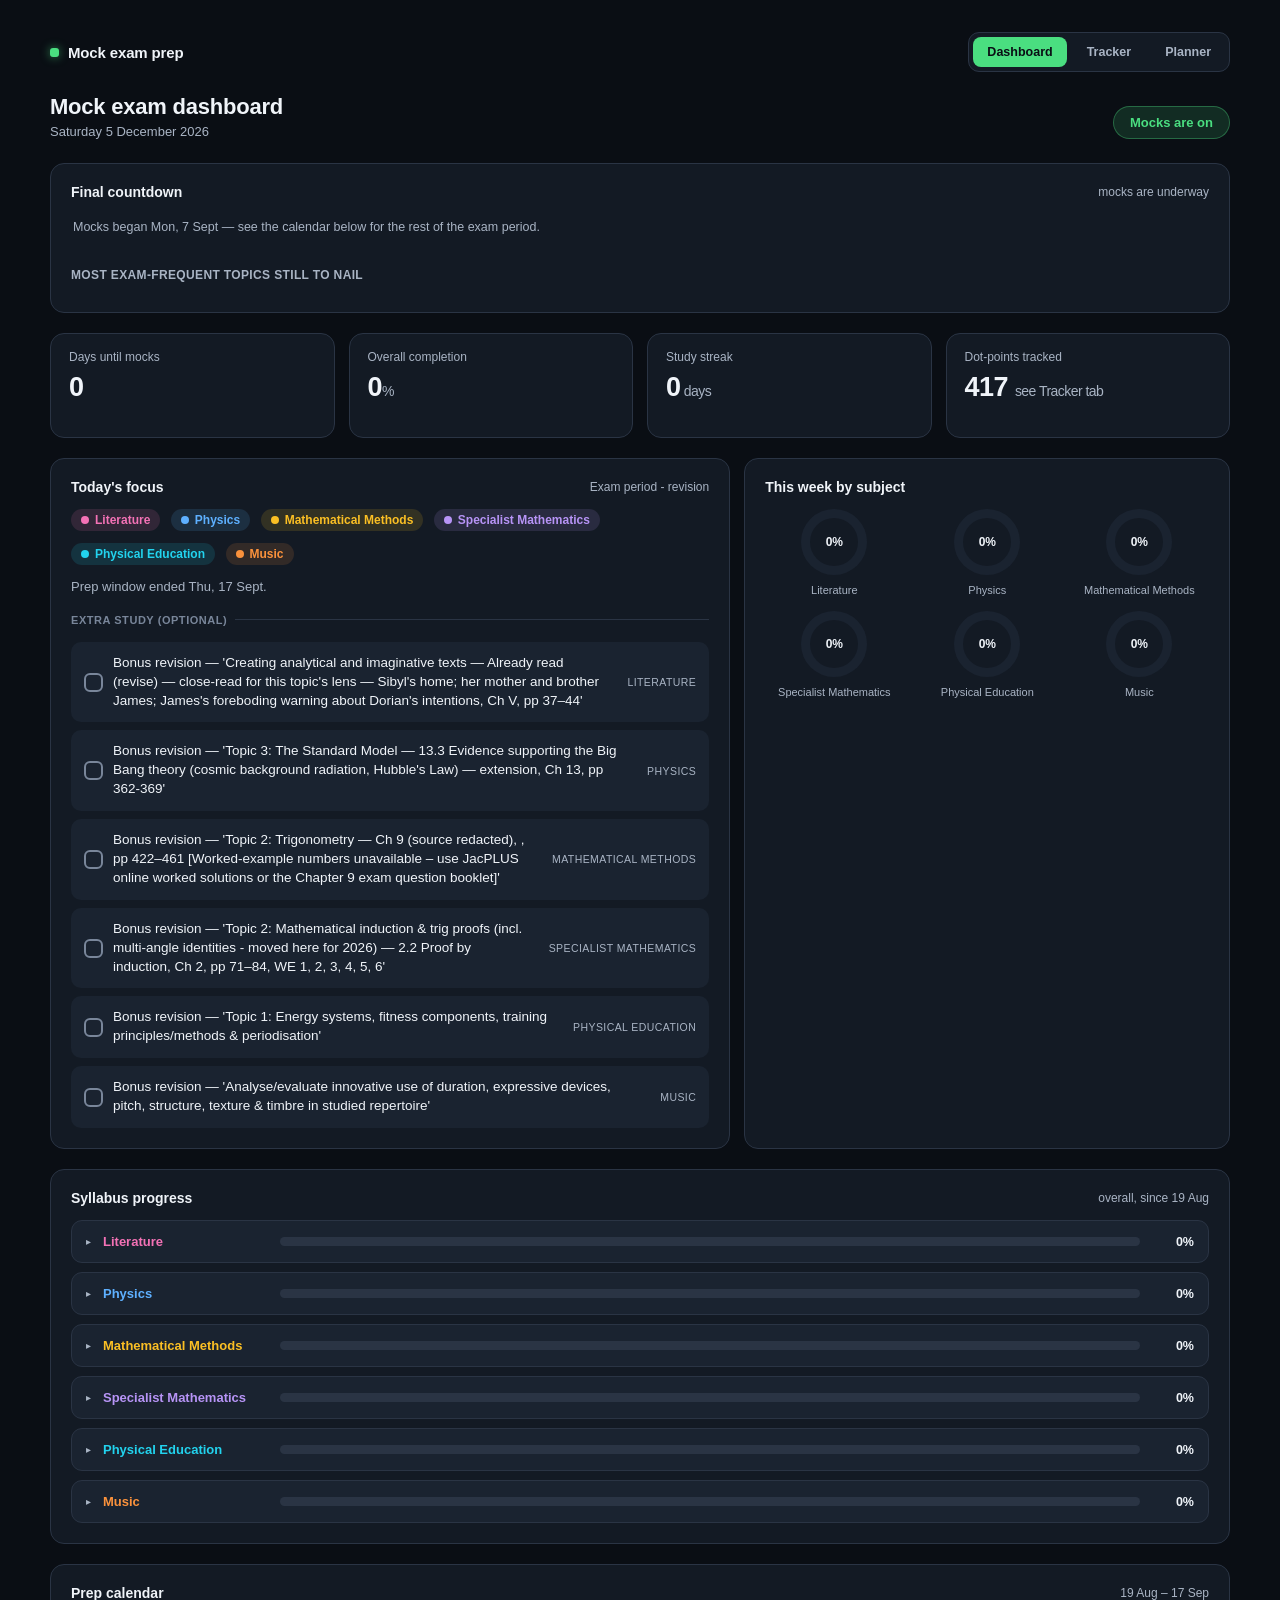
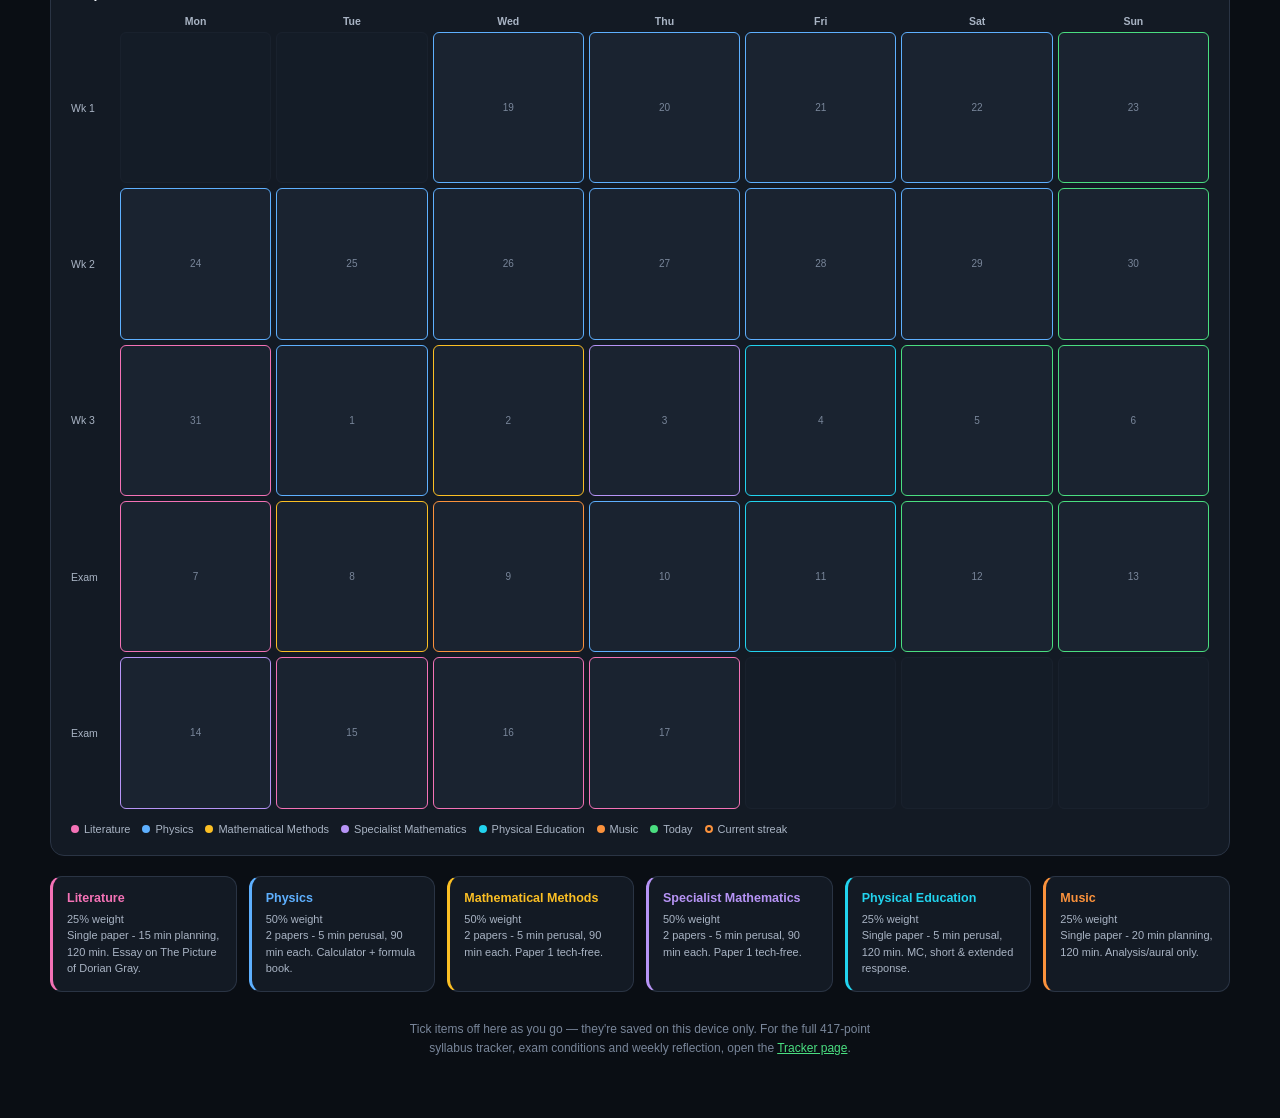
<file: index.html>
<!DOCTYPE html>
<html lang="en">
<head>
<meta charset="UTF-8">
<title>Mock Exam Dashboard</title>
<link rel="stylesheet" href="style.css">

</head>
<body>
<div class="wrap">

  <div class="toast-stack" id="toastStack"></div>

  <div class="navbar">
    <div class="brand"><span class="sq"></span>Mock exam prep</div>
    <div class="navlinks">
      <a href="index.html" class="active">Dashboard</a>
      <a href="https://mock-exam-tracker-raidentame1-3207s-projects.vercel.app/">Tracker</a>
      <a href="https://mock-exam-planner-raidentame1-3207s-projects.vercel.app/">Planner</a>
    </div>
  </div>

  <div class="topbar">
    <div>
      <h1>Mock exam dashboard</h1>
      <div class="sub" id="todayLine">-</div>
    </div>
    <div class="pill" id="countdownPill">-</div>
  </div>

  <div class="streak-risk" id="streakRisk"><span class="flame">&#128293;</span><span><strong id="streakRiskDays">0</strong>-day streak &mdash; finish today's checklist before midnight to keep it alive.</span></div>

  <div class="card" style="margin-bottom:20px;" id="countdownCard">
    <h2>Final countdown <span class="muted" id="countdownSub">-</span></h2>
    <div class="countdown-days" id="countdownDays"></div>
    <div class="cd-sectitle">Most exam-frequent topics still to nail</div>
    <div class="freq-grid" id="freqGrid"></div>
  </div>

  <div class="kpis">
    <div class="kpi"><div class="lbl">Days until mocks</div><div class="val" id="kpiDays">-</div></div>
    <div class="kpi"><div class="lbl">Overall completion</div><div class="val" id="kpiOverall">-</div></div>
    <div class="kpi" id="streakKpi"><div class="lbl">Study streak</div><div class="val" id="kpiStreak">-</div><div class="kpi-sub" id="kpiStreakBest"></div></div>
    <div class="kpi"><div class="lbl">Dot-points tracked</div><div class="val">417 <span>see Tracker tab</span></div></div>
  </div>

  <div class="grid2">
    <div class="card" id="todayCard">
      <h2>Today's focus <span class="muted" id="phaseLabel"></span></h2>
      <div class="celebrate" id="celebrate">All sessions ticked off for today &mdash; nice work.</div>
      <div id="todayBadges"></div>
      <div class="topic-text" id="todayTopic"></div>
      <div class="checklist" id="todayChecklist"></div>
    </div>
    <div class="card">
      <h2>This week by subject</h2>
      <div class="rings" id="ringsGrid"></div>
    </div>
  </div>

  <div class="card" style="margin-bottom:20px;">
    <h2>Syllabus progress <span class="muted">overall, since 19 Aug</span></h2>
    <div class="syllabus" id="syllabusGrid"></div>
  </div>

  <div class="card" style="margin-bottom:20px;">
    <h2>Prep calendar <span class="muted">19 Aug &ndash; 17 Sep</span></h2>
    <div class="cal" id="calGrid"></div>
    <div class="legend" id="calLegend"></div>
  </div>

  <div class="subjects" id="subjectCards"></div>

  <footer>
    Tick items off here as you go &mdash; they're saved on this device only. For the full 417-point<br>
    syllabus tracker, exam conditions and weekly reflection, open the <a href="https://mock-exam-tracker-raidentame1-3207s-projects.vercel.app/" style="color:var(--accent);">Tracker page</a>.
  </footer>

</div>

<script>
const SUBJECTS = {
  "Literature": {color:"#f472b6", weight:"25%", note:"Single paper - 15 min planning, 120 min. Essay on The Picture of Dorian Gray."},
  "Physics": {color:"#5eb0ff", weight:"50%", note:"2 papers - 5 min perusal, 90 min each. Calculator + formula book."},
  "Mathematical Methods": {color:"#fbbf24", weight:"50%", note:"2 papers - 5 min perusal, 90 min each. Paper 1 tech-free."},
  "Specialist Mathematics": {color:"#b794f6", weight:"50%", note:"2 papers - 5 min perusal, 90 min each. Paper 1 tech-free."},
  "Physical Education": {color:"#22d3ee", weight:"25%", note:"Single paper - 5 min perusal, 120 min. MC, short & extended response."},
  "Music": {color:"#fb923c", weight:"25%", note:"Single paper - 20 min planning, 120 min. Analysis/aural only."}
};
// Week 5 (past-paper week) and the exam period still use one subject per weekday (see below).
const WEEKDAY_SUBJECT = {1:"Literature", 2:"Physics", 3:"Mathematical Methods", 4:"Specialist Mathematics"};
// Real mock-exam-day subject, keyed by exact ISO date - from the school's published Yr 12 Mock
// Exams 2026 timetable. Overrides the weekday-based guess above for the actual exam period
// (EXAM_START..END); the weekday-based rotation above is still used for the Week 5 past-paper
// practice days, which aren't tied to real exam dates.
const EXAM_DATE_SUBJECT = {
  "2026-09-07": "Literature",           // Mon 7 Sept, 8.45-11.15am
  "2026-09-08": "Mathematical Methods", // Tue 8 Sept, 8.45-11.15am
  "2026-09-09": "Music",                // Wed 9 Sept, 8.45-11.15am
  "2026-09-10": "Physics",              // Thu 10 Sept, 12.00-2.50pm
  "2026-09-11": "Physical Education",   // Fri 11 Sept, 12.00-2.50pm
  "2026-09-14": "Specialist Mathematics", // Mon 14 Sept, 8.45-11.15am
};
// Content phase (before Week 5): restarted 12 Aug 2026 (7 days later than the original 5 Aug
// plan, same fixed mock-exam date), so the content window is now ~13 weekdays instead of ~20.
// To still reach every topic at least once before Week 5, EVERY weekday now covers all THREE
// 50%-weighted "big" subjects (Physics/Methods/Specialist get a slot every single content day,
// not 2-in-3 as before) plus one "small" subject slot, chosen by a weighted rotation proportional
// to each small subject's topic count (Literature 6, PE 3, Music 2) so Literature - which has the
// most topics of the three - gets more turns and still completes a full pass in time.
const BIG3 = ["Physics", "Mathematical Methods", "Specialist Mathematics"];
const SMALL3 = ["Literature", "Physical Education", "Music"];
const SMALL_WEIGHTS = {"Literature":6, "Physical Education":3, "Music":2};
function weightedSmallSubject(idx){
  // Smooth weighted round-robin: deterministic given the content-weekday index, distributes
  // slots proportionally to SMALL_WEIGHTS rather than strict 1-in-3 alternation.
  const subs = Object.keys(SMALL_WEIGHTS);
  const total = subs.reduce((a,s)=>a+SMALL_WEIGHTS[s],0);
  const credits = {}; subs.forEach(s=>credits[s]=0);
  let chosen = subs[0];
  for(let i=0;i<=idx;i++){
    subs.forEach(s=>credits[s]+=SMALL_WEIGHTS[s]);
    chosen = subs.reduce((a,b)=>credits[a]>=credits[b]?a:b);
    credits[chosen] -= total;
  }
  return chosen;
}
// Counts content days from START up to (not including) d. Only Sunday is excluded - Saturdays
// count too, because the runway before Week 5 is now short enough (user pushed the start date
// back twice) that a 2-day weekend no longer leaves room to reach every topic at least once.
// Sunday stays the one fully protected rest day.
function contentWeekdayIndex(d){
  let idx = 0;
  for(let c = new Date(START); c < d; c.setDate(c.getDate()+1)){
    if(c.getDay()!==0) idx++;
  }
  return idx;
}
const START = new Date(2026,7,19);
const WEEK5_START = new Date(2026,7,31);
const EXAM_START = new Date(2026,8,7);
const END = new Date(2026,8,17);

const TOPICS = {
  "Literature": [
    ["Unit 3: Literature and identity", "Relationship between language, culture and identity in literary texts"],
    ["Unit 3: Literature and identity", "Power of language to represent ideas, events and people"],
    ["Unit 3: Literature and identity", "Creating analytical and imaginative texts"],
    ["Unit 4: Independent explorations", "Dynamic nature of literary interpretation"],
    ["Unit 4: Independent explorations", "Close examination of style, structure and subject matter"],
    ["Unit 4: Independent explorations", "Creating analytical and imaginative texts"],
  ],
  "Physics": [
    ["Unit 3: Gravity and electromagnetism", "Topic 1: Gravity and motion", "Ch 1&ndash;5, pp 34&ndash;151"],
    ["Unit 3: Gravity and electromagnetism", "Topic 2: Electromagnetism", "Ch 6&ndash;8, pp 152&ndash;245"],
    ["Unit 4: Revolutions in modern physics", "Topic 1: Special relativity", "Ch 9&ndash;10, pp 246&ndash;297"],
    ["Unit 4: Revolutions in modern physics", "Topic 2: Quantum theory", "Ch 11&ndash;12, pp 298&ndash;349"],
    ["Unit 4: Revolutions in modern physics", "Topic 3: The Standard Model", "Ch 13&ndash;14, pp 350&ndash;401"],
  ],
  "Mathematical Methods": [
    ["Unit 3: Further calculus & intro to statistics", "Topic 1: Differentiation of exponential & logarithmic functions", "Ch 1, pp 4&ndash;60"],
    ["Unit 3: Further calculus & intro to statistics", "Topic 2: Differentiation of trig functions & differentiation rules", "Ch 2 pp 72&ndash;120 &amp; Ch 3 pp 130&ndash;171"],
    ["Unit 3: Further calculus & intro to statistics", "Topic 3: Further applications of differentiation", "Ch 4, pp 178&ndash;212"],
    ["Unit 3: Further calculus & intro to statistics", "Topic 4: Introduction to integration", "Ch 5, pp 220&ndash;259"],
    ["Unit 3: Further calculus & intro to statistics", "Topic 5: Discrete random variables", "Ch 6 pp 266&ndash;309 &amp; Ch 7 pp 316&ndash;346"],
    ["Unit 4: Further calculus, trig & statistics", "Topic 1: Further integration", "Ch 8, pp 352&ndash;414"],
    ["Unit 4: Further calculus, trig & statistics", "Topic 2: Trigonometry", "Ch 9, pp 422&ndash;461"],
    ["Unit 4: Further calculus, trig & statistics", "Topic 3: Continuous random variables & normal distribution", "Ch 10 pp 462&ndash;505 &amp; Ch 11 pp 512&ndash;542"],
    ["Unit 4: Further calculus, trig & statistics", "Topic 4: Sampling and proportions", "Ch 12, pp 548&ndash;561"],
    ["Unit 4: Further calculus, trig & statistics", "Topic 5: Interval estimates for proportions", "Ch 12, pp 562&ndash;572"],
  ],
  "Specialist Mathematics": [
    ["Unit 3: Further complex numbers, proof, vectors & matrices", "Topic 1: Further complex numbers", "Ch 1, pp 4&ndash;62"],
    ["Unit 3: Further complex numbers, proof, vectors & matrices", "Topic 2: Mathematical induction & trig proofs (incl. multi-angle identities - moved here for 2026)", "Ch 2, pp 70&ndash;98"],
    ["Unit 3: Further complex numbers, proof, vectors & matrices", "Topic 3: Vectors in two and three dimensions", "Ch 3, pp 102&ndash;197"],
    ["Unit 3: Further complex numbers, proof, vectors & matrices", "Topic 4: Vector calculus", "Ch 4, pp 204&ndash;282"],
    ["Unit 3: Further complex numbers, proof, vectors & matrices", "Topic 5: Further matrices", "Ch 5, pp 292&ndash;382"],
    ["Unit 4: Further calculus & statistical inference", "Topic 1: Integration techniques", "Ch 6, pp 392&ndash;469"],
    ["Unit 4: Further calculus & statistical inference", "Topic 2: Applications of integral calculus", "Ch 7, pp 478&ndash;545"],
    ["Unit 4: Further calculus & statistical inference", "Topic 3: Rates of change & differential equations", "Ch 8 pp 552&ndash;613 &amp; Ch 9 pp 622&ndash;677"],
    ["Unit 4: Further calculus & statistical inference", "Topic 4: Modelling motion", "Ch 10, pp 684&ndash;763"],
    ["Unit 4: Further calculus & statistical inference", "Topic 5: Statistical inference", "Ch 11, pp 768&ndash;822"],
  ],
  "Physical Education": [
    ["Unit 3: Tactical awareness and ethics", "Topic 1: Tactical awareness (dynamic systems, constraints-led approach, decision-making, principles of play)"],
    ["Unit 3: Tactical awareness and ethics", "Topic 2: Ethics and integrity in physical activity"],
    ["Unit 4: Energy, fitness and training", "Topic 1: Energy systems, fitness components, training principles/methods & periodisation"],
  ],
  "Music": [
    ["Unit 3: Innovations", "Analyse/evaluate innovative use of duration, expressive devices, pitch, structure, texture & timbre in studied repertoire"],
    ["Unit 4: Narratives", "Analyse/evaluate how music elements convey setting, drama, mood & characterisation in studied repertoire"],
  ],
};

// Exam-frequency weights (% of 2020-2025 QCAA past-exam questions per topic, per
// exam-insights.com "Historical Trends" pages, mapped from the outgoing 2019 syllabus's
// topic groupings onto the 2026-syllabus topic list above). Subjects/topics with no
// entry here default to equal weighting - i.e. unchanged cycling order.
const TOPIC_WEIGHTS = {
  "Physics": {
    "Topic 1: Gravity and motion": 33,
    "Topic 2: Electromagnetism": 25,
    "Topic 2: Quantum theory": 18,
    "Topic 3: The Standard Model": 13,
    "Topic 1: Special relativity": 12,
  },
  "Mathematical Methods": {
    "Topic 3: Further applications of differentiation": 19,
    "Topic 3: Continuous random variables & normal distribution": 13,
    "Topic 4: Introduction to integration": 12,
    "Topic 1: Further integration": 11,
    "Topic 1: Differentiation of exponential & logarithmic functions": 10,
    "Topic 5: Discrete random variables": 10,
    "Topic 5: Interval estimates for proportions": 9,
    "Topic 2: Differentiation of trig functions & differentiation rules": 9,
    "Topic 2: Trigonometry": 7,
    "Topic 4: Sampling and proportions": 5,
  },
  "Specialist Mathematics": {
    "Topic 5: Statistical inference": 18,
    "Topic 1: Further complex numbers": 16,
    "Topic 3: Vectors in two and three dimensions": 14,
    "Topic 3: Rates of change & differential equations": 10,
    "Topic 1: Integration techniques": 9,
    "Topic 4: Vector calculus": 7,
    "Topic 5: Further matrices": 7,
    "Topic 2: Applications of integral calculus": 7,
    "Topic 2: Mathematical induction & trig proofs (incl. multi-angle identities - moved here for 2026)": 6,
    "Topic 4: Modelling motion": 6,
  },
};
const weightedTopicsCache = {};
// Returns TOPICS[s] re-ordered by descending exam weight, so the highest-yield
// topics reach the front of the study rotation first. Subjects with no weight
// data sort stably into their original (unchanged) order.
function getWeightedTopics(s){
  if(weightedTopicsCache[s]) return weightedTopicsCache[s];
  const w = TOPIC_WEIGHTS[s];
  const list = w ? TOPICS[s].slice().sort((a,b)=>(w[b[1]]||0)-(w[a[1]]||0)) : TOPICS[s];
  weightedTopicsCache[s] = list;
  return list;
}

// Per-lesson textbook (or, for Literature, novel-chapter) references, keyed by
// "<unit> :: <topic>" so identically-named topics in different units (Literature has
// two "Creating analytical and imaginative texts" entries) never collide. Each entry
// carries a specific chapter/subtopic, page range and (for the maths/science subjects)
// worked-example numbers - lifted directly from the audited Tracker pages, plus a new
// chapter-by-chapter breakdown of the uploaded novel for Literature. Physical Education
// and Music have no textbook, so they simply have no entry and fall back to the plain
// topic name further down.
</script>
<script src="lesson_refs.js"></script>
<script src="video_links.js"></script>
<script src="app1.js"></script>
<script src="app2.js"></script>
</body>
</html>
</file>
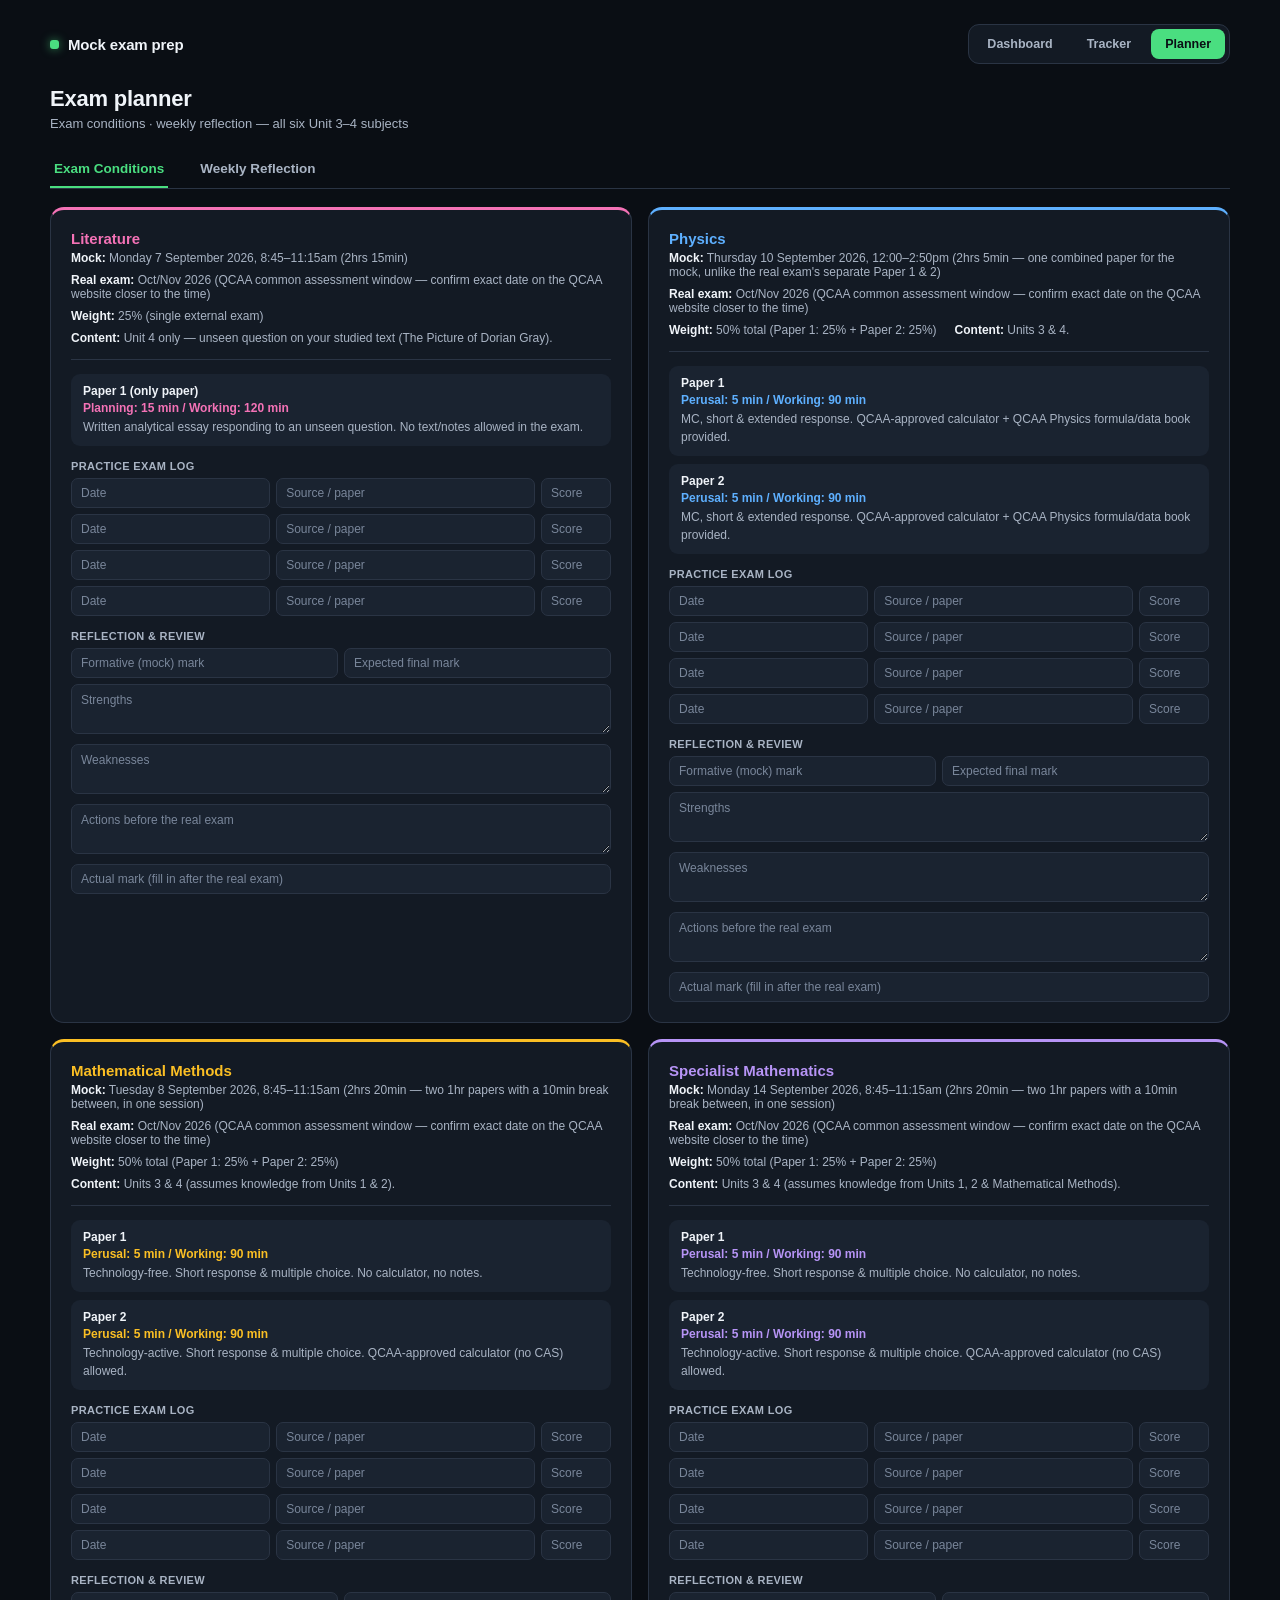
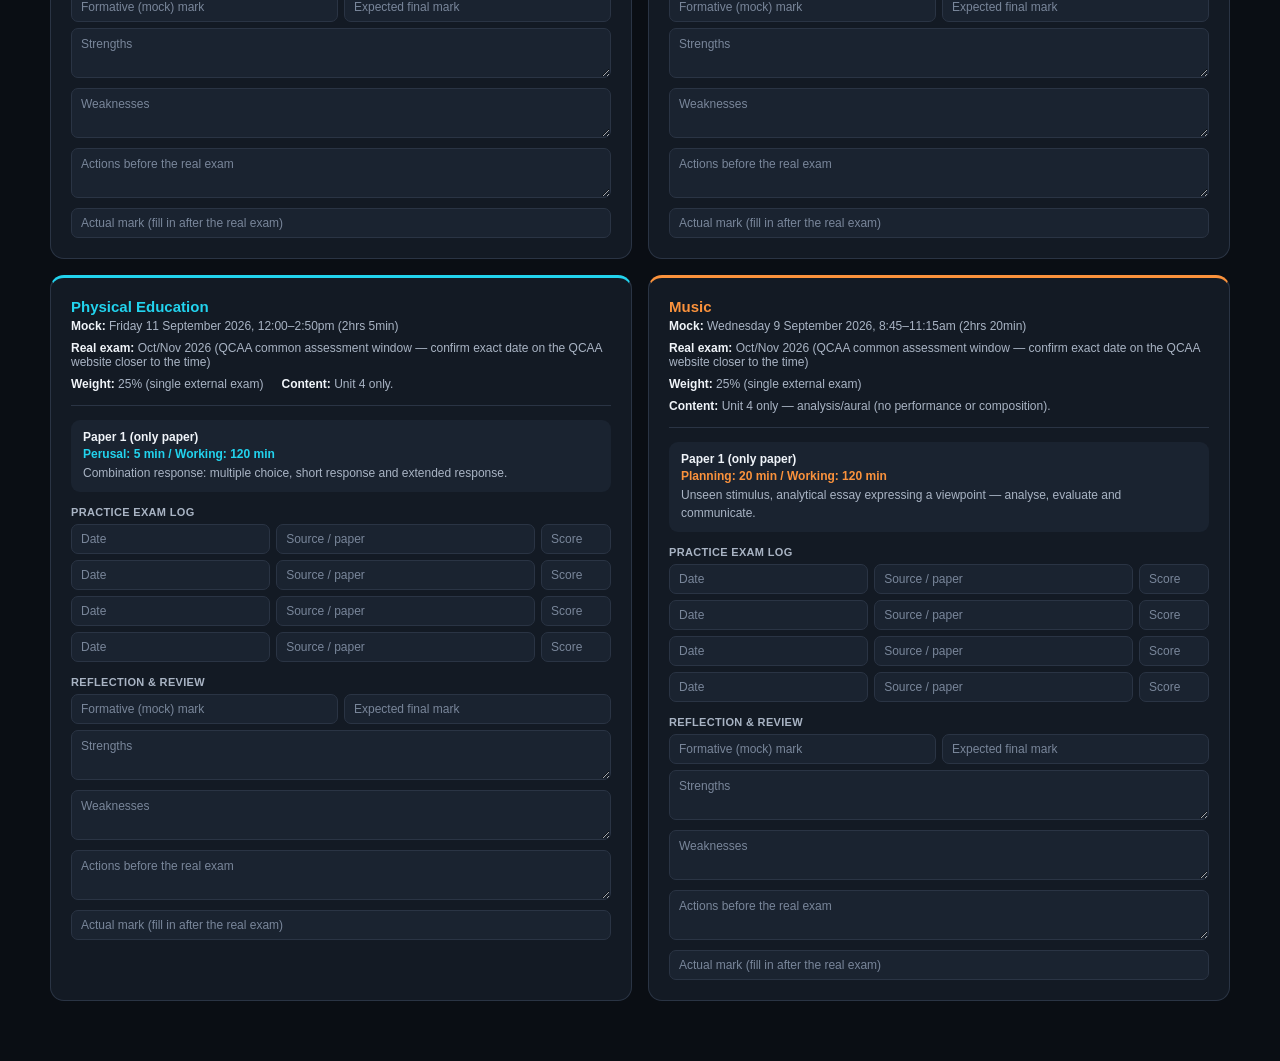
<file: scratch/planner/index.html>
<!DOCTYPE html>
<html lang="en">
<head>
<meta charset="UTF-8">
<title>Planner - Mock Exam Prep</title>
<style>


  :root{
    --bg:#0a0e14; --card:#131a24; --card2:#1a2330; --card3:#212c3b; --border:#2a3444;
    --text:#f0f4f9; --dim:#a9b4c4; --dim2:#79869a;
    --accent:#4ade80; --accent-dim:rgba(74,222,128,.14);
    --lit:#f472b6; --phy:#5eb0ff; --met:#fbbf24; --spe:#b794f6; --pe:#22d3ee; --mus:#fb923c;
  }
  *{box-sizing:border-box;}
  body{
    margin:0; background:var(--bg); color:var(--text);
    font-family:-apple-system,BlinkMacSystemFont,"Segoe UI",Roboto,Helvetica,Arial,sans-serif;
    padding:32px 24px 60px;
  }
  .wrap{max-width:1180px; margin:0 auto;}
  .navbar{display:flex; align-items:center; justify-content:space-between; margin-bottom:22px; flex-wrap:wrap; gap:10px;}
  .brand{display:flex; align-items:center; gap:9px; font-weight:800; font-size:15px; letter-spacing:-.01em;}
  .brand .sq{width:9px; height:9px; border-radius:3px; background:var(--accent); box-shadow:0 0 10px rgba(74,222,128,.6);}
  .navlinks{display:flex; gap:6px; background:var(--card); border:1px solid var(--border); border-radius:11px; padding:4px;}
  .navlinks a{color:var(--dim); text-decoration:none; font-size:12.5px; font-weight:600; padding:8px 14px; border-radius:8px; transition:background .15s, color .15s;}
  .navlinks a:hover{color:var(--text); background:var(--card2);}
  .navlinks a.active{color:var(--bg); background:var(--accent);}
  .topbar{display:flex; justify-content:space-between; align-items:flex-end; flex-wrap:wrap; gap:12px; margin-bottom:24px;}
  .topbar h1{font-size:22px; font-weight:700; margin:0 0 4px; letter-spacing:-.01em;}
  .topbar .sub{color:var(--dim); font-size:13px;}
  .pill{
    background:var(--accent-dim); color:var(--accent); border:1px solid rgba(74,222,128,.35);
    padding:8px 16px; border-radius:999px; font-size:13px; font-weight:700; white-space:nowrap;
    transition:transform .2s;
  }
  .kpis{display:grid; grid-template-columns:repeat(4,1fr); gap:14px; margin-bottom:20px;}
  .kpi{background:var(--card); border:1px solid var(--border); border-radius:14px; padding:16px 18px; transition:border-color .2s, transform .2s;}
  .kpi:hover{border-color:var(--dim2); transform:translateY(-2px);}
  .kpi .lbl{color:var(--dim); font-size:12px; margin-bottom:8px; font-weight:500;}
  .kpi .val{font-size:27px; font-weight:800; letter-spacing:-.02em;}
  .kpi .val span{font-size:14px; color:var(--dim); font-weight:500;}
  .grid2{display:grid; grid-template-columns:1.4fr 1fr; gap:14px; margin-bottom:20px;}
  .card{background:var(--card); border:1px solid var(--border); border-radius:14px; padding:20px; transition:box-shadow .3s, border-color .3s;}
  .card.complete{border-color:rgba(74,222,128,.5); box-shadow:0 0 0 1px rgba(74,222,128,.15), 0 0 28px rgba(74,222,128,.12);}
  .card h2{font-size:14px; font-weight:700; margin:0 0 14px; color:var(--text); display:flex; align-items:center; justify-content:space-between;}
  .card h2 .muted{color:var(--dim); font-weight:500; font-size:12px;}
  .celebrate{display:none; align-items:center; gap:8px; background:var(--accent-dim); color:var(--accent); border:1px solid rgba(74,222,128,.35); border-radius:10px; padding:9px 12px; font-size:12.5px; font-weight:600; margin-bottom:14px; animation:slideIn .35s ease;}
  .celebrate.show{display:flex;}
  @keyframes slideIn{from{opacity:0; transform:translateY(-6px);} to{opacity:1; transform:translateY(0);}}
  .badge{display:inline-flex; align-items:center; gap:6px; padding:4px 10px; border-radius:999px; font-size:12px; font-weight:700; margin:0 6px 12px 0;}
  .dot{width:8px; height:8px; border-radius:50%; display:inline-block;}
  .topic-text{color:var(--dim); font-size:13px; margin-bottom:16px; line-height:1.6;}
  .sess-head{display:flex; align-items:center; gap:8px; font-size:11px; font-weight:700; text-transform:uppercase; letter-spacing:.05em; color:var(--dim2); margin:16px 0 8px;}
  .sess-head:first-child{margin-top:0;}
  .sess-head .line{flex:1; height:1px; background:var(--border);}
  .sess-head.retrieval{color:var(--accent);}
  .sess-head.retrieval:before{content:"↻"; font-size:13px;}
  .checklist{display:flex; flex-direction:column; gap:8px;}
  .item{display:flex; align-items:center; gap:10px; padding:11px 12px; background:var(--card2); border-radius:10px; cursor:pointer; border:1px solid transparent; transition:border-color .15s, background .15s, transform .1s;}
  .item:hover{border-color:var(--dim2); background:var(--card3);}
  .item:active{transform:scale(.98);}
  .item.retrieval{background:rgba(74,222,128,.05); border-color:rgba(74,222,128,.15);}
  .item .box{width:19px; height:19px; border-radius:6px; border:2px solid var(--dim2); flex-shrink:0; display:flex; align-items:center; justify-content:center; transition:background .2s, border-color .2s;}
  .item.done .box{background:var(--accent); border-color:var(--accent);}
  .item.done .box:after{content:"✓"; font-size:12px; color:#08130d; font-weight:800;}
  .box.pop{animation:popCheck .32s cubic-bezier(.34,1.56,.64,1);}
  @keyframes popCheck{0%{transform:scale(.55) rotate(-8deg);}55%{transform:scale(1.22) rotate(4deg);}100%{transform:scale(1) rotate(0);}}
  .item .lab{font-size:13.5px; line-height:1.4;}
  .item.done .lab{color:var(--dim); text-decoration:line-through;}
  .item .grp{font-size:10.5px; color:var(--dim); margin-left:auto; text-transform:uppercase; letter-spacing:.04em; white-space:nowrap; padding-left:10px;}
  .rings{display:grid; grid-template-columns:1fr 1fr 1fr; gap:14px;}
  .ring-item{display:flex; flex-direction:column; align-items:center; gap:8px; opacity:0; transform:scale(.85); animation:ringIn .5s cubic-bezier(.22,1,.36,1) forwards;}
  @keyframes ringIn{to{opacity:1; transform:scale(1);}}
  .ring{width:66px; height:66px; border-radius:50%; display:flex; align-items:center; justify-content:center; position:relative;}
  .ring .hole{width:48px; height:48px; border-radius:50%; background:var(--card); display:flex; align-items:center; justify-content:center; font-size:12px; font-weight:800;}
  .ring-name{font-size:11px; color:var(--dim); text-align:center; line-height:1.3;}
  .cal{margin-top:4px;}
  .cal-row{display:grid; grid-template-columns:44px repeat(7,1fr); gap:5px; align-items:center; margin-bottom:5px;}
  .cal-head{font-size:10.5px; color:var(--dim); text-align:center; font-weight:600;}
  .cal-wk-label{font-size:10.5px; color:var(--dim);}
  .cal-cell{
    aspect-ratio:1; border-radius:6px; background:var(--card2); border:1px solid var(--border);
    display:flex; align-items:center; justify-content:center; font-size:10px; color:var(--dim2); position:relative;
    transition:transform .15s;
  }
  .cal-cell:not(.faded):hover{transform:scale(1.12); z-index:2;}
  .cal-cell.faded{opacity:.3;}
  .subjects{display:grid; grid-template-columns:repeat(6,1fr); gap:12px; margin-bottom:20px;}
  .subj-card{background:var(--card); border:1px solid var(--border); border-radius:12px; padding:14px; border-left:3px solid var(--c); transition:transform .15s, border-color .15s;}
  .subj-card:hover{transform:translateY(-2px); border-color:var(--dim2);}
  .subj-card .name{font-size:12.5px; font-weight:700; margin-bottom:6px;}
  .subj-card .meta{font-size:11px; color:var(--dim); line-height:1.5;}
  .legend{display:flex; flex-wrap:wrap; gap:12px; margin-top:14px; font-size:11px; color:var(--dim);}
  .legend span{display:inline-flex; align-items:center; gap:5px;}
  footer{color:var(--dim2); font-size:12px; text-align:center; margin-top:28px; line-height:1.6;}

  /* Syllabus progress accordion */
  .syllabus{display:flex; flex-direction:column; gap:9px;}
  .subj-row{background:var(--card2); border:1px solid var(--border); border-radius:11px; overflow:hidden; transition:border-color .2s;}
  .subj-row:hover{border-color:var(--dim2);}
  .subj-row-head{display:flex; align-items:center; gap:12px; padding:13px 14px; cursor:pointer; user-select:none;}
  .subj-row .chev{transition:transform .25s; color:var(--dim); font-size:10px; flex-shrink:0;}
  .subj-row.open .chev{transform:rotate(90deg);}
  .subj-row-head .name2{font-weight:700; font-size:13px; flex:0 0 165px;}
  .bar-track{flex:1; height:9px; background:var(--border); border-radius:99px; overflow:hidden;}
  .bar-fill{height:100%; border-radius:99px; width:0; transition:width .8s cubic-bezier(.22,1,.36,1);}
  .subj-row-head .pct{font-size:12.5px; font-weight:800; width:42px; text-align:right; flex-shrink:0;}
  .subj-row-body{max-height:0; overflow:hidden; transition:max-height .35s ease;}
  .subj-row.open .subj-row-body{max-height:1200px;}
  .unit-block{padding:2px 14px 12px 40px;}
  .unit-head{font-size:11px; font-weight:700; color:var(--dim); margin:12px 0 7px; text-transform:uppercase; letter-spacing:.03em;}
  .unit-block .unit-block-bar{display:flex; align-items:center; gap:10px; margin-bottom:2px;}
  .unit-block .unit-block-bar .bar-track{height:7px;}
  .unit-block .unit-block-bar .pct{font-size:11px; color:var(--dim); width:34px; text-align:right;}
  .topic-row{display:flex; align-items:center; gap:10px; padding:6px 0 6px 14px; font-size:12.5px;}
  .topic-row .tname{flex:1; color:var(--text); line-height:1.4;}
  .topic-row .bar-track{height:6px; flex:0 0 90px;}
  .topic-row .pct{width:32px; font-size:11px; color:var(--dim); text-align:right;}
  footer{color:var(--dim2);}
  @media(max-width:820px){ .kpis{grid-template-columns:repeat(2,1fr);} .grid2{grid-template-columns:1fr;} .subjects{grid-template-columns:repeat(3,1fr);} .rings{grid-template-columns:repeat(3,1fr);}
    .subj-row-head .name2{flex-basis:110px; font-size:12px;} .topic-row .bar-track{flex-basis:60px;} }
  @media(max-width:520px){ .subjects{grid-template-columns:repeat(2,1fr);} .cal-row{grid-template-columns:30px repeat(7,1fr);} }

  /* Streak, milestones & toasts */
  .kpi-sub{font-size:10.5px; color:var(--dim2); margin-top:5px; font-weight:600; min-height:13px;}
  .kpi.streak-hot{border-color:rgba(251,146,60,.5); box-shadow:0 0 0 1px rgba(251,146,60,.15), 0 0 24px rgba(251,146,60,.14);}
  .kpi.streak-hot .val{color:#fb923c;}
  .streak-risk{display:none; align-items:center; gap:9px; background:rgba(251,146,60,.1); color:#fb923c; border:1px solid rgba(251,146,60,.35); border-radius:10px; padding:10px 14px; font-size:12.5px; font-weight:600; margin-bottom:16px; animation:slideIn .35s ease;}
  .streak-risk.show{display:flex;}
  .streak-risk .flame{font-size:15px; flex-shrink:0;}
  .toast-stack{position:fixed; bottom:20px; right:20px; display:flex; flex-direction:column; gap:10px; z-index:999; max-width:320px; pointer-events:none;}
  .toast{background:var(--card); border:1px solid var(--border); border-left:4px solid var(--accent); border-radius:12px; padding:13px 16px; box-shadow:0 10px 32px rgba(0,0,0,.4); animation:toastIn .4s cubic-bezier(.22,1,.36,1); pointer-events:auto;}
  .toast .t-title{font-weight:800; font-size:13px; margin-bottom:3px;}
  .toast .t-body{color:var(--dim); font-size:11.5px; line-height:1.4;}
  @keyframes toastIn{from{opacity:0; transform:translateX(30px) scale(.95);} to{opacity:1; transform:translateX(0) scale(1);}}
  .toast.out{animation:toastOut .3s ease forwards;}
  @keyframes toastOut{to{opacity:0; transform:translateX(30px) scale(.95);}}


  :root{
    --bg:#0a0e14; --card:#131a24; --card2:#1a2330; --card3:#212c3b; --border:#2a3444;
    --text:#f0f4f9; --dim:#a9b4c4; --dim2:#79869a;
    --accent:#4ade80; --accent-dim:rgba(74,222,128,.14);
    --amber:#fbbf24; --amber-dim:rgba(251,191,36,.14);
    --lit:#f472b6; --phy:#5eb0ff; --met:#fbbf24; --spe:#b794f6; --pe:#22d3ee; --mus:#fb923c;
  }
  *{box-sizing:border-box;}
  body{
    margin:0; background:var(--bg); color:var(--text);
    font-family:-apple-system,BlinkMacSystemFont,"Segoe UI",Roboto,Helvetica,Arial,sans-serif;
    padding:24px 24px 60px;
  }
  .wrap{max-width:1180px; margin:0 auto;}

  .navbar{display:flex; align-items:center; justify-content:space-between; margin-bottom:22px; flex-wrap:wrap; gap:10px;}
  .brand{display:flex; align-items:center; gap:9px; font-weight:800; font-size:15px; letter-spacing:-.01em;}
  .brand .sq{width:9px; height:9px; border-radius:3px; background:var(--accent); box-shadow:0 0 10px rgba(74,222,128,.6);}
  .navlinks{display:flex; gap:6px; background:var(--card); border:1px solid var(--border); border-radius:11px; padding:4px;}
  .navlinks a{color:var(--dim); text-decoration:none; font-size:12.5px; font-weight:600; padding:8px 14px; border-radius:8px; transition:background .15s, color .15s;}
  .navlinks a:hover{color:var(--text); background:var(--card2);}
  .navlinks a.active{color:var(--bg); background:var(--accent);}

  .pagehead{margin-bottom:20px;}
  .pagehead h1{font-size:22px; font-weight:700; margin:0 0 4px; letter-spacing:-.01em;}
  .pagehead .sub{color:var(--dim); font-size:13px;}

  .tabs{display:flex; gap:6px; margin-bottom:18px; border-bottom:1px solid var(--border); padding-bottom:0;}
  .tab-btn{background:none; border:none; color:var(--dim); font-size:13.5px; font-weight:600; padding:10px 4px; margin-right:22px; cursor:pointer; border-bottom:2px solid transparent; transition:color .15s, border-color .15s; font-family:inherit;}
  .tab-btn:hover{color:var(--text);}
  .tab-btn.active{color:var(--accent); border-bottom-color:var(--accent);}
  .panel{display:none;}
  .panel.active{display:block; animation:fadeIn .3s ease;}
  @keyframes fadeIn{from{opacity:0; transform:translateY(4px);} to{opacity:1; transform:translateY(0);}}

  .kpis{display:grid; grid-template-columns:repeat(4,1fr); gap:14px; margin-bottom:18px;}
  .kpi{background:var(--card); border:1px solid var(--border); border-radius:14px; padding:16px 18px; transition:transform .15s, border-color .15s;}
  .kpi:hover{transform:translateY(-2px); border-color:var(--dim2);}
  .kpi .lbl{color:var(--dim); font-size:12px; margin-bottom:8px; font-weight:500;}
  .kpi .val{font-size:26px; font-weight:800; letter-spacing:-.02em;}
  .kpi .val span{font-size:14px; color:var(--dim); font-weight:500;}
  .kpi.confident .val{color:var(--accent);}
  .kpi.reviewed .val{color:var(--amber);}

  .toolbar{display:flex; gap:10px; flex-wrap:wrap; align-items:center; margin-bottom:16px;}
  .search{flex:1; min-width:200px; background:var(--card); border:1px solid var(--border); border-radius:10px; padding:10px 14px; color:var(--text); font-size:13.5px; font-family:inherit; outline:none; transition:border-color .15s;}
  .search:focus{border-color:var(--accent);}
  .search::placeholder{color:var(--dim2);}
  .chips{display:flex; gap:6px; flex-wrap:wrap;}
  .chip{background:var(--card); border:1px solid var(--border); color:var(--dim); font-size:12px; font-weight:600; padding:8px 13px; border-radius:999px; cursor:pointer; transition:.15s; font-family:inherit;}
  .chip:hover{border-color:var(--dim2); color:var(--text);}
  .chip.active{background:var(--c,var(--accent)); border-color:var(--c,var(--accent)); color:#08130d;}

  .card{background:var(--card); border:1px solid var(--border); border-radius:14px; padding:20px; margin-bottom:16px;}

  /* accordion (subject > unit > topic) */
  .subj-row{background:var(--card2); border:1px solid var(--border); border-radius:12px; overflow:hidden; margin-bottom:10px; transition:border-color .2s;}
  .subj-row:hover{border-color:var(--dim2);}
  .subj-row-head{display:flex; align-items:center; gap:12px; padding:14px 16px; cursor:pointer; user-select:none;}
  .subj-row .chev{transition:transform .25s; color:var(--dim); font-size:11px; flex-shrink:0;}
  .subj-row.open .chev{transform:rotate(90deg);}
  .subj-row-head .name2{font-weight:700; font-size:13.5px; flex:0 0 180px;}
  .bar-track{flex:1; height:9px; background:var(--border); border-radius:99px; overflow:hidden;}
  .bar-fill{height:100%; border-radius:99px; width:0; transition:width .7s cubic-bezier(.22,1,.36,1);}
  .subj-row-head .pct{font-size:12.5px; font-weight:800; width:70px; text-align:right; flex-shrink:0; color:var(--dim);}
  .subj-row-body{max-height:0; overflow:hidden; transition:max-height .35s ease;}
  .subj-row.open .subj-row-body{max-height:20000px;}

  .unit-block{padding:6px 16px 14px 42px;}
  .unit-head{font-size:11.5px; font-weight:700; color:var(--dim); margin:14px 0 8px; text-transform:uppercase; letter-spacing:.03em;}
  .topic-block{margin-bottom:10px;}
  .topic-head{display:flex; align-items:center; gap:10px; cursor:pointer; padding:6px 0; user-select:none;}
  .topic-head .chev2{font-size:9px; color:var(--dim2); transition:transform .2s;}
  .topic-block.open .chev2{transform:rotate(90deg);}
  .topic-head .tname{font-size:12.5px; font-weight:600; color:var(--text); flex:1;}
  .topic-head .bar-track{flex:0 0 90px; height:6px;}
  .topic-head .pct{font-size:11px; color:var(--dim); width:32px; text-align:right;}
  .topic-dots{max-height:0; overflow:hidden; transition:max-height .3s ease;}
  .topic-block.open .topic-dots{max-height:10000px;}

  .dot-row{display:flex; align-items:flex-start; gap:10px; padding:9px 10px 9px 22px; border-radius:9px; transition:background .15s;}
  .dot-row:hover{background:var(--card3);}
  .dot-row .dtext{flex:1; font-size:12.5px; line-height:1.55; color:var(--text); padding-top:2px;}
  .dot-row.conf-2 .dtext{color:var(--dim);}
  .exp-btn{flex-shrink:0; background:var(--bg); border:1px solid var(--border); color:var(--dim); font-size:11px; font-weight:700; border-radius:7px; width:34px; height:26px; cursor:pointer; transition:.15s; font-family:inherit;}
  .exp-btn:hover{border-color:var(--dim2);}
  .exp-btn.has{color:var(--text); border-color:var(--dim2);}
  .conf-btn{flex-shrink:0; border:none; font-size:10.5px; font-weight:700; border-radius:7px; padding:0 10px; height:26px; cursor:pointer; transition:.15s; font-family:inherit; text-transform:uppercase; letter-spacing:.03em; min-width:88px;}
  .conf-btn.c0{background:var(--card3); color:var(--dim);}
  .conf-btn.c1{background:var(--amber-dim); color:var(--amber);}
  .conf-btn.c2{background:var(--accent-dim); color:var(--accent);}
  .dot-row.hide{display:none;}
  .topic-block.hide, .unit-block.hide, .subj-row.hide{display:none;}

  /* exam conditions */
  .exam-grid{display:grid; grid-template-columns:1fr 1fr; gap:16px;}
  .exam-card{background:var(--card); border:1px solid var(--border); border-radius:14px; padding:20px; border-top:3px solid var(--c);}
  .exam-card h3{margin:0 0 4px; font-size:15px; font-weight:700;}
  .exam-card .metarow{display:flex; flex-wrap:wrap; gap:8px 18px; font-size:12px; color:var(--dim); margin-bottom:14px; padding-bottom:14px; border-bottom:1px solid var(--border);}
  .exam-card .metarow b{color:var(--text); font-weight:600;}
  .paper-row{background:var(--card2); border-radius:9px; padding:10px 12px; margin-bottom:8px; font-size:12px;}
  .paper-row .pname{font-weight:700; color:var(--text); margin-bottom:3px;}
  .paper-row .pcond{color:var(--c); font-weight:600; margin-bottom:3px;}
  .paper-row .pnote{color:var(--dim); line-height:1.5;}
  .field-label{font-size:11px; font-weight:700; text-transform:uppercase; letter-spacing:.03em; color:var(--dim); margin:14px 0 6px;}
  .field-label:first-of-type{margin-top:16px;}
  .practice-grid{display:grid; grid-template-columns:1fr 1.3fr 70px; gap:6px; margin-bottom:6px;}
  input.mini, textarea.mini{background:var(--card2); border:1px solid var(--border); border-radius:7px; padding:7px 9px; color:var(--text); font-size:12px; font-family:inherit; outline:none; transition:border-color .15s; width:100%;}
  input.mini:focus, textarea.mini:focus{border-color:var(--c, var(--accent));}
  textarea.mini{resize:vertical; min-height:50px; line-height:1.4;}
  input.mini::placeholder, textarea.mini::placeholder{color:var(--dim2);}

  /* weekly reflection */
  .week-row{background:var(--card2); border:1px solid var(--border); border-radius:12px; overflow:hidden; margin-bottom:10px;}
  .week-head{display:flex; align-items:center; gap:12px; padding:14px 16px; cursor:pointer; user-select:none;}
  .week-head .chev{transition:transform .25s; color:var(--dim); font-size:11px;}
  .week-row.open .chev{transform:rotate(90deg);}
  .week-head .wname{font-weight:700; font-size:13.5px; flex:1;}
  .week-head .wdone{font-size:11.5px; color:var(--dim);}
  .week-body{max-height:0; overflow:hidden; transition:max-height .4s ease;}
  .week-row.open .week-body{max-height:6000px;}
  .week-inner{padding:4px 16px 18px;}
  .refl-table{display:flex; flex-direction:column; gap:8px; margin-bottom:16px;}
  .refl-item{background:var(--card3); border-radius:10px; padding:12px 14px; border-left:3px solid var(--c);}
  .refl-item .rs{font-weight:700; font-size:12.5px; margin-bottom:8px; color:var(--c);}
  .refl-fields{display:grid; grid-template-columns:1fr 1fr 1fr; gap:8px;}
  .refl-fields textarea{min-height:44px;}
  .wk-checklist{display:flex; flex-direction:column; gap:7px;}
  .wk-check{display:flex; align-items:center; gap:10px; padding:9px 11px; background:var(--card3); border-radius:9px; cursor:pointer; font-size:12.5px; transition:background .15s;}
  .wk-check:hover{background:var(--border);}
  .wk-check .box{width:17px; height:17px; border-radius:5px; border:2px solid var(--dim2); flex-shrink:0; display:flex; align-items:center; justify-content:center;}
  .wk-check.done .box{background:var(--accent); border-color:var(--accent);}
  .wk-check.done .box:after{content:"\2713"; font-size:11px; color:#08130d; font-weight:800;}
  .wk-check.done .lab{color:var(--dim); text-decoration:line-through;}

  .savehint{color:var(--dim2); font-size:11.5px; text-align:center; margin-top:6px;}
  footer{color:var(--dim2); font-size:12px; text-align:center; margin-top:28px; line-height:1.6;}

  @media(max-width:820px){
    .kpis{grid-template-columns:repeat(2,1fr);}
    .exam-grid{grid-template-columns:1fr;}
    .refl-fields{grid-template-columns:1fr;}
    .subj-row-head .name2{flex-basis:110px; font-size:12px;}
    .practice-grid{grid-template-columns:1fr;}
  }

  /* Goal-gradient remaining count + milestone toasts */
  .subj-row-head .pct{width:84px; line-height:1.3;}
  .subj-row-head .pct .left{display:block; font-size:9.5px; font-weight:600; color:var(--dim2); text-transform:none; letter-spacing:0;}
  .toast-stack{position:fixed; bottom:20px; right:20px; display:flex; flex-direction:column; gap:10px; z-index:999; max-width:320px; pointer-events:none;}
  .toast{background:var(--card); border:1px solid var(--border); border-left:4px solid var(--accent); border-radius:12px; padding:13px 16px; box-shadow:0 10px 32px rgba(0,0,0,.4); animation:toastIn .4s cubic-bezier(.22,1,.36,1); pointer-events:auto;}
  .toast .t-title{font-weight:800; font-size:13px; margin-bottom:3px;}
  .toast .t-body{color:var(--dim); font-size:11.5px; line-height:1.4;}
  @keyframes toastIn{from{opacity:0; transform:translateX(30px) scale(.95);} to{opacity:1; transform:translateX(0) scale(1);}}
  .toast.out{animation:toastOut .3s ease forwards;}
  @keyframes toastOut{to{opacity:0; transform:translateX(30px) scale(.95);}}

.page-nav{display:flex; gap:6px; background:var(--card); border:1px solid var(--border); border-radius:11px; padding:4px; width:fit-content; margin-bottom:20px;}
.page-tab-btn{background:none; border:none; color:var(--dim); font-size:12.5px; font-weight:600; padding:8px 16px; border-radius:8px; cursor:pointer; font-family:inherit; transition:background .15s, color .15s;}
.page-tab-btn:hover{color:var(--text);}
.page-tab-btn.active{color:var(--bg); background:var(--accent);}
.page-panel{display:none;}
.page-panel.active{display:block;}



.pagehead{margin-bottom:20px;}
.pagehead h1{font-size:22px; font-weight:700; margin:0 0 4px; letter-spacing:-.01em;}
.pagehead .sub{color:var(--dim); font-size:13px;}
.backlink{display:inline-flex; align-items:center; gap:6px; color:var(--dim); text-decoration:none; font-size:13px; font-weight:600; margin-bottom:16px; cursor:pointer;}
.backlink:hover{color:var(--text);}

</style>
</head>
<body>
<div class="wrap">
  <div class="navbar">
    <div class="brand"><span class="sq"></span>Mock exam prep</div>
    <div class="navlinks">
      <a href="https://exam-dashboard-silk.vercel.app/">Dashboard</a>
      <a href="https://mock-exam-tracker-raidentame1-3207s-projects.vercel.app/">Tracker</a>
      <a href="#" class="active">Planner</a>
    </div>
  </div>
  <div class="pagehead">
    <h1>Exam planner</h1>
    <div class="sub">Exam conditions &middot; weekly reflection &mdash; all six Unit 3&ndash;4 subjects</div>
  </div>

  <div class="tabs">
    <button class="tab-btn active" data-tab="exam">Exam Conditions</button>
    <button class="tab-btn" data-tab="weekly">Weekly Reflection</button>
  </div>
  <div class="panel active" id="panel-exam">
    <div class="exam-grid" id="examGrid"></div>
  </div>
  <div class="panel" id="panel-weekly">
    <div class="card">
      <div id="weeklyGrid"></div>
    </div>
  </div>

</div>
<script>

function load(key){ try{ return JSON.parse(localStorage.getItem(key)||"{}"); }catch(e){ return {}; } }
function save(key, val){ localStorage.setItem(key, JSON.stringify(val)); }

document.querySelectorAll('.tab-btn').forEach(btn=>{
  btn.addEventListener('click', ()=>{
    document.querySelectorAll('.tab-btn').forEach(b=>b.classList.remove('active'));
    document.querySelectorAll('.panel').forEach(p=>p.classList.remove('active'));
    btn.classList.add('active');
    document.getElementById('panel-'+btn.dataset.tab).classList.add('active');
  });
});

const SUBJECT_COLORS = {"Literature": "#f472b6", "Physics": "#5eb0ff", "Mathematical Methods": "#fbbf24", "Specialist Mathematics": "#b794f6", "Physical Education": "#22d3ee", "Music": "#fb923c"};
const SUBJECT_ORDER = ["Literature", "Physics", "Mathematical Methods", "Specialist Mathematics", "Physical Education", "Music"];
const EXAM_INFO = {"Literature": {"mock": "Monday 7 September 2026, 8:45&ndash;11:15am (2hrs 15min)", "weight": "25% (single external exam)", "content": "Unit 4 only &mdash; unseen question on your studied text (The Picture of Dorian Gray).", "papers": [{"name": "Paper 1 (only paper)", "cond": "Planning: 15 min / Working: 120 min", "note": "Written analytical essay responding to an unseen question. No text/notes allowed in the exam."}]}, "Physics": {"mock": "Thursday 10 September 2026, 12:00&ndash;2:50pm (2hrs 5min &mdash; one combined paper for the mock, unlike the real exam's separate Paper 1 &amp; 2)", "weight": "50% total (Paper 1: 25% + Paper 2: 25%)", "content": "Units 3 & 4.", "papers": [{"name": "Paper 1", "cond": "Perusal: 5 min / Working: 90 min", "note": "MC, short & extended response. QCAA-approved calculator + QCAA Physics formula/data book provided."}, {"name": "Paper 2", "cond": "Perusal: 5 min / Working: 90 min", "note": "MC, short & extended response. QCAA-approved calculator + QCAA Physics formula/data book provided."}]}, "Mathematical Methods": {"mock": "Tuesday 8 September 2026, 8:45&ndash;11:15am (2hrs 20min &mdash; two 1hr papers with a 10min break between, in one session)", "weight": "50% total (Paper 1: 25% + Paper 2: 25%)", "content": "Units 3 & 4 (assumes knowledge from Units 1 & 2).", "papers": [{"name": "Paper 1", "cond": "Perusal: 5 min / Working: 90 min", "note": "Technology-free. Short response & multiple choice. No calculator, no notes."}, {"name": "Paper 2", "cond": "Perusal: 5 min / Working: 90 min", "note": "Technology-active. Short response & multiple choice. QCAA-approved calculator (no CAS) allowed."}]}, "Specialist Mathematics": {"mock": "Monday 14 September 2026, 8:45&ndash;11:15am (2hrs 20min &mdash; two 1hr papers with a 10min break between, in one session)", "weight": "50% total (Paper 1: 25% + Paper 2: 25%)", "content": "Units 3 & 4 (assumes knowledge from Units 1, 2 & Mathematical Methods).", "papers": [{"name": "Paper 1", "cond": "Perusal: 5 min / Working: 90 min", "note": "Technology-free. Short response & multiple choice. No calculator, no notes."}, {"name": "Paper 2", "cond": "Perusal: 5 min / Working: 90 min", "note": "Technology-active. Short response & multiple choice. QCAA-approved calculator (no CAS) allowed."}]}, "Physical Education": {"mock": "Friday 11 September 2026, 12:00&ndash;2:50pm (2hrs 5min)", "weight": "25% (single external exam)", "content": "Unit 4 only.", "papers": [{"name": "Paper 1 (only paper)", "cond": "Perusal: 5 min / Working: 120 min", "note": "Combination response: multiple choice, short response and extended response."}]}, "Music": {"mock": "Wednesday 9 September 2026, 8:45&ndash;11:15am (2hrs 20min)", "weight": "25% (single external exam)", "content": "Unit 4 only &mdash; analysis/aural (no performance or composition).", "papers": [{"name": "Paper 1 (only paper)", "cond": "Planning: 20 min / Working: 120 min", "note": "Unseen stimulus, analytical essay expressing a viewpoint &mdash; analyse, evaluate and communicate."}]}};
const REAL_EXAM = "Oct/Nov 2026 (QCAA common assessment window &mdash; confirm exact date on the QCAA website closer to the time)";
const WEEK_LABELS = ["Week 1 (5&ndash;9 Aug)", "Week 2 (10&ndash;16 Aug)", "Week 3 (17&ndash;23 Aug)", "Week 4 (24&ndash;30 Aug)", "Week 5 (31 Aug&ndash;6 Sep)"];
const WEEKLY_CHECKLIST = ["Classwork/homework for the week is up to date", "Dot-Point Tracker updated (confidence + exposure) for everything covered this week", "This week's rings/progress checked &mdash; lowest % subject identified for weekend focus", "Any clarifying questions for teachers written down", "Next week's Daily Schedule sessions reviewed/adjusted if needed"];

const examStore = load('examplanner_v1');
function renderExamGrid(){
  const wrap = document.getElementById('examGrid');
  wrap.innerHTML = "";
  SUBJECT_ORDER.forEach(s=>{
    const color = SUBJECT_COLORS[s];
    const info = EXAM_INFO[s];
    const rec = examStore[s] || {};
    const card = document.createElement('div');
    card.className = "exam-card";
    card.style.setProperty('--c', color);
    const papersHtml = info.papers.map(p=>`<div class="paper-row"><div class="pname">${p.name}</div><div class="pcond">${p.cond}</div><div class="pnote">${p.note}</div></div>`).join('');
    const practiceRows = [1,2,3,4].map(n=>{
      const pr = rec['p'+n] || {};
      return `<div class="practice-grid"><input class="mini" data-subject="${s}" data-field="p${n}_date" type="text" placeholder="Date" value="${pr.date||''}"><input class="mini" data-subject="${s}" data-field="p${n}_source" type="text" placeholder="Source / paper" value="${pr.source||''}"><input class="mini" data-subject="${s}" data-field="p${n}_score" type="text" placeholder="Score" value="${pr.score||''}"></div>`;
    }).join('');
    card.innerHTML = `<h3 style="color:${color};">${s}</h3><div class="metarow"><span><b>Mock:</b> ${info.mock}</span><span><b>Real exam:</b> ${REAL_EXAM}</span><span><b>Weight:</b> ${info.weight}</span><span><b>Content:</b> ${info.content}</span></div>${papersHtml}<div class="field-label">Practice exam log</div>${practiceRows}<div class="field-label">Reflection &amp; review</div><div class="practice-grid" style="grid-template-columns:1fr 1fr;"><input class="mini" data-subject="${s}" data-field="formative" type="text" placeholder="Formative (mock) mark" value="${rec.formative||''}"><input class="mini" data-subject="${s}" data-field="expected" type="text" placeholder="Expected final mark" value="${rec.expected||''}"></div><textarea class="mini" data-subject="${s}" data-field="strengths" placeholder="Strengths">${rec.strengths||''}</textarea><div style="height:6px;"></div><textarea class="mini" data-subject="${s}" data-field="weaknesses" placeholder="Weaknesses">${rec.weaknesses||''}</textarea><div style="height:6px;"></div><textarea class="mini" data-subject="${s}" data-field="actions" placeholder="Actions before the real exam">${rec.actions||''}</textarea><div style="height:6px;"></div><input class="mini" data-subject="${s}" data-field="actual" type="text" placeholder="Actual mark (fill in after the real exam)" value="${rec.actual||''}">`;
    wrap.appendChild(card);
  });
  wrap.querySelectorAll('input.mini, textarea.mini').forEach(el=>{
    el.addEventListener('change', ()=>{
      const s = el.dataset.subject, f = el.dataset.field;
      if(!examStore[s]) examStore[s] = {};
      if(f.startsWith('p') && f.includes('_')){ const [pkey, sub] = f.split('_'); if(!examStore[s][pkey]) examStore[s][pkey] = {}; examStore[s][pkey][sub] = el.value; } else { examStore[s][f] = el.value; }
      save('examplanner_v1', examStore);
    });
  });
}

const weeklyStore = load('weeklyreview_v1');
function renderWeeklyGrid(){
  const wrap = document.getElementById('weeklyGrid');
  wrap.innerHTML = "";
  WEEK_LABELS.forEach((label, wi)=>{
    const wrec = weeklyStore[wi] || {subjTexts:{}, checklist:[]};
    const doneCount = (wrec.checklist||[]).filter(Boolean).length;
    const row = document.createElement('div');
    row.className = "week-row";
    const head = document.createElement('div');
    head.className = "week-head";
    head.innerHTML = `<span class="chev">&#9656;</span><span class="wname">${label}</span><span class="wdone">${doneCount}/5 checklist</span>`;
    head.addEventListener('click', ()=> row.classList.toggle('open'));
    row.appendChild(head);
    const body = document.createElement('div');
    body.className = "week-body";
    const inner = document.createElement('div');
    inner.className = "week-inner";
    const table = document.createElement('div');
    table.className = "refl-table";
    SUBJECT_ORDER.forEach(s=>{
      const srec = (wrec.subjTexts && wrec.subjTexts[s]) || {};
      const item = document.createElement('div');
      item.className = "refl-item";
      item.style.setProperty('--c', SUBJECT_COLORS[s]);
      item.innerHTML = `<div class="rs">${s}</div><div class="refl-fields"><textarea class="mini" data-week="${wi}" data-subject="${s}" data-field="learned" placeholder="What I learned">${srec.learned||''}</textarea><textarea class="mini" data-week="${wi}" data-subject="${s}" data-field="focus" placeholder="Focus areas (weak/new)">${srec.focus||''}</textarea><textarea class="mini" data-week="${wi}" data-subject="${s}" data-field="reflect" placeholder="Reflection on study">${srec.reflect||''}</textarea></div>`;
      table.appendChild(item);
    });
    inner.appendChild(table);
    const clWrap = document.createElement('div');
    clWrap.className = "wk-checklist";
    WEEKLY_CHECKLIST.forEach((label2, ci)=>{
      const done = !!(wrec.checklist && wrec.checklist[ci]);
      const c = document.createElement('div');
      c.className = "wk-check" + (done?" done":"");
      c.innerHTML = `<span class="box"></span><span class="lab">${label2}</span>`;
      c.addEventListener('click', ()=>{
        if(!weeklyStore[wi]) weeklyStore[wi] = {subjTexts:{}, checklist:[]};
        if(!weeklyStore[wi].checklist) weeklyStore[wi].checklist = [];
        weeklyStore[wi].checklist[ci] = !weeklyStore[wi].checklist[ci];
        save('weeklyreview_v1', weeklyStore);
        renderWeeklyGrid();
      });
      clWrap.appendChild(c);
    });
    inner.appendChild(clWrap);
    body.appendChild(inner);
    row.appendChild(body);
    wrap.appendChild(row);
  });
  wrap.querySelectorAll('textarea.mini').forEach(el=>{
    el.addEventListener('change', ()=>{
      const wi = el.dataset.week, s = el.dataset.subject, f = el.dataset.field;
      if(!weeklyStore[wi]) weeklyStore[wi] = {subjTexts:{}, checklist:[]};
      if(!weeklyStore[wi].subjTexts) weeklyStore[wi].subjTexts = {};
      if(!weeklyStore[wi].subjTexts[s]) weeklyStore[wi].subjTexts[s] = {};
      weeklyStore[wi].subjTexts[s][f] = el.value;
      save('weeklyreview_v1', weeklyStore);
    });
  });
}

renderExamGrid();
renderWeeklyGrid();

</script>
</body>
</html>
</file>
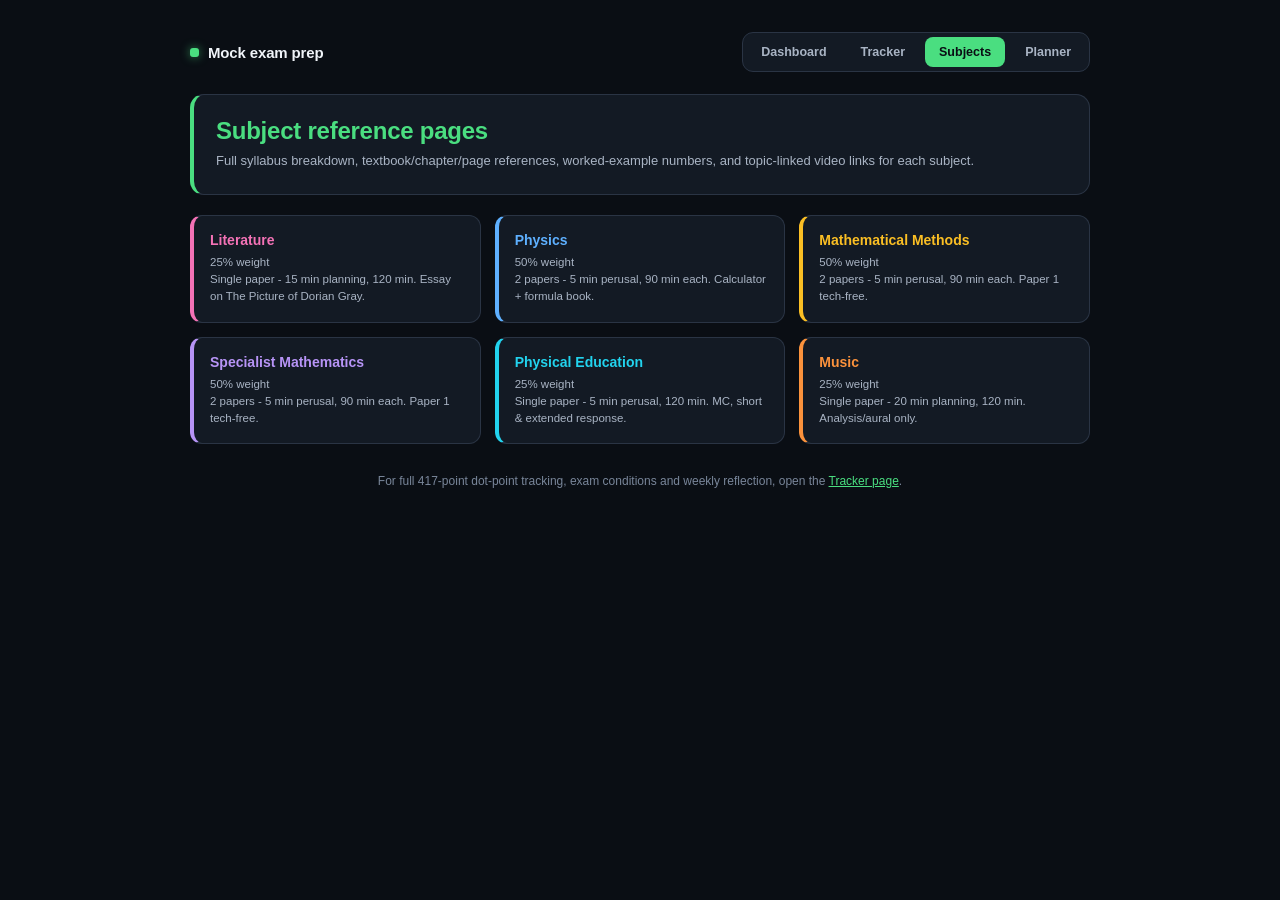
<file: scratch/subjects/index.html>
<!DOCTYPE html>
<html lang="en">
<head>
<meta charset="UTF-8">
<meta name="viewport" content="width=device-width, initial-scale=1">
<title>Subjects &mdash; Mock exam prep</title>
<style>
:root{
  --bg:#0a0e14; --card:#131a24; --card2:#1a2330; --card3:#212c3b; --border:#2a3444;
  --text:#f0f4f9; --dim:#a9b4c4; --dim2:#79869a;
  --accent:#4ade80; --accent-dim:rgba(74,222,128,.14);
}
*{box-sizing:border-box;}
body{margin:0; background:var(--bg); color:var(--text); font-family:-apple-system,BlinkMacSystemFont,"Segoe UI",Roboto,Helvetica,Arial,sans-serif; padding:32px 24px 60px;}
.wrap{max-width:900px; margin:0 auto;}
.navbar{display:flex; align-items:center; justify-content:space-between; margin-bottom:22px; flex-wrap:wrap; gap:10px;}
.brand{display:flex; align-items:center; gap:9px; font-weight:800; font-size:15px; letter-spacing:-.01em;}
.brand .sq{width:9px; height:9px; border-radius:3px; background:var(--accent); box-shadow:0 0 10px rgba(74,222,128,.6);}
.navlinks{display:flex; gap:6px; background:var(--card); border:1px solid var(--border); border-radius:11px; padding:4px;}
.navlinks a{color:var(--dim); text-decoration:none; font-size:12.5px; font-weight:600; padding:8px 14px; border-radius:8px; transition:background .15s, color .15s;}
.navlinks a:hover{color:var(--text); background:var(--card2);}
.navlinks a.active{color:var(--bg); background:var(--accent);}
.subjectnav{display:flex; gap:6px; flex-wrap:wrap; margin-bottom:22px;}
.subjectnav a{color:var(--dim); text-decoration:none; font-size:11.5px; font-weight:600; padding:6px 12px; border-radius:999px; border:1px solid var(--border); background:var(--card);}
.subjectnav a.active{color:var(--bg); background:var(--c); border-color:var(--c);}
.subjectnav a:hover{border-color:var(--dim2);}
.hero{background:var(--card); border:1px solid var(--border); border-left:4px solid var(--c); border-radius:14px; padding:22px; margin-bottom:20px;}
.hero h1{margin:0 0 6px; font-size:24px; letter-spacing:-.01em; color:var(--c);}
.hero .meta{color:var(--dim); font-size:13px; line-height:1.6;}
.hero .weight{display:inline-block; background:color-mix(in srgb, var(--c) 18%, transparent); color:var(--c); border-radius:999px; padding:3px 11px; font-size:11.5px; font-weight:700; margin-top:8px;}
.freq{background:var(--card); border:1px solid var(--border); border-radius:14px; padding:18px 20px; margin-bottom:20px;}
.freq h2{font-size:13px; margin:0 0 12px; color:var(--dim); text-transform:uppercase; letter-spacing:.04em;}
.freq-item{margin-bottom:9px;}
.freq-item:last-child{margin-bottom:0;}
.freq-top{display:flex; justify-content:space-between; gap:8px; font-size:12.5px; margin-bottom:4px;}
.freq-top .fn{color:var(--text);}
.freq-top .fp{color:var(--dim); font-weight:700;}
.freq-bar-track{height:6px; background:var(--border); border-radius:99px; overflow:hidden;}
.freq-bar-fill{height:100%; border-radius:99px; background:var(--c);}
.unit{margin-bottom:20px;}
.unit h2{font-size:14px; font-weight:700; color:var(--text); margin:0 0 10px; padding-bottom:8px; border-bottom:1px solid var(--border);}
.topic{background:var(--card); border:1px solid var(--border); border-radius:12px; padding:16px 18px; margin-bottom:10px;}
.topic h3{margin:0 0 4px; font-size:13.5px; color:var(--c);}
.topic .pct{float:right; color:var(--dim2); font-size:11px; font-weight:700;}
.lesson{padding:8px 0 8px 14px; border-left:2px solid var(--border); margin-top:8px; font-size:12.5px; color:var(--dim);}
.lesson .ll{color:var(--text); line-height:1.5;}
.lesson .meta2{color:var(--dim2); font-size:11.5px; margin-top:2px;}
.video-links{font-size:11.5px; line-height:1.7; color:var(--dim); margin:8px 0 0;}
.video-links .vlabel{font-weight:700; color:var(--dim2); text-transform:uppercase; letter-spacing:.03em; font-size:10px; display:block; margin-bottom:3px;}
.video-links a{color:var(--accent); text-decoration:none;}
.video-links a:hover{text-decoration:underline;}
.subjects-grid{display:grid; grid-template-columns:repeat(3,1fr); gap:14px;}
.subj-card{background:var(--card); border:1px solid var(--border); border-left:4px solid var(--c); border-radius:12px; padding:16px; text-decoration:none; transition:transform .15s, border-color .15s; display:block;}
.subj-card:hover{transform:translateY(-2px); border-color:var(--dim2);}
.subj-card .name{font-size:14px; font-weight:700; color:var(--c); margin-bottom:6px;}
.subj-card .meta{font-size:11.5px; color:var(--dim); line-height:1.5;}
footer{color:var(--dim2); font-size:12px; text-align:center; margin-top:28px; line-height:1.6;}
footer a{color:var(--accent);}
@media(max-width:820px){ .subjects-grid{grid-template-columns:repeat(2,1fr);} }
@media(max-width:520px){ .subjects-grid{grid-template-columns:1fr;} }
</style>
</head>
<body>
<div class="wrap">
<div class="navbar">
    <div class="brand"><span class="sq"></span>Mock exam prep</div>
    <div class="navlinks">
      <a href="https://exam-dashboard-silk.vercel.app/">Dashboard</a>
      <a href="https://mock-exam-tracker.vercel.app/">Tracker</a>
      <a href="index.html" class="active">Subjects</a>
      <a href="https://exam-planner-alpha.vercel.app/">Planner</a>
    </div>
  </div>
<div class="hero" style="--c:#4ade80;">
  <h1>Subject reference pages</h1>
  <div class="meta">Full syllabus breakdown, textbook/chapter/page references, worked-example numbers, and topic-linked video links for each subject.</div>
</div>
<div class="subjects-grid"><a class="subj-card" href="literature.html" style="--c:#f472b6;"><div class="name">Literature</div><div class="meta">25% weight<br>Single paper - 15 min planning, 120 min. Essay on The Picture of Dorian Gray.</div></a><a class="subj-card" href="physics.html" style="--c:#5eb0ff;"><div class="name">Physics</div><div class="meta">50% weight<br>2 papers - 5 min perusal, 90 min each. Calculator + formula book.</div></a><a class="subj-card" href="mathematical-methods.html" style="--c:#fbbf24;"><div class="name">Mathematical Methods</div><div class="meta">50% weight<br>2 papers - 5 min perusal, 90 min each. Paper 1 tech-free.</div></a><a class="subj-card" href="specialist-mathematics.html" style="--c:#b794f6;"><div class="name">Specialist Mathematics</div><div class="meta">50% weight<br>2 papers - 5 min perusal, 90 min each. Paper 1 tech-free.</div></a><a class="subj-card" href="physical-education.html" style="--c:#22d3ee;"><div class="name">Physical Education</div><div class="meta">25% weight<br>Single paper - 5 min perusal, 120 min. MC, short &amp; extended response.</div></a><a class="subj-card" href="music.html" style="--c:#fb923c;"><div class="name">Music</div><div class="meta">25% weight<br>Single paper - 20 min planning, 120 min. Analysis/aural only.</div></a></div>
<footer>For full 417-point dot-point tracking, exam conditions and weekly reflection, open the <a href="https://mock-exam-tracker.vercel.app/">Tracker page</a>.</footer>
</div>
</body>
</html>
</file>
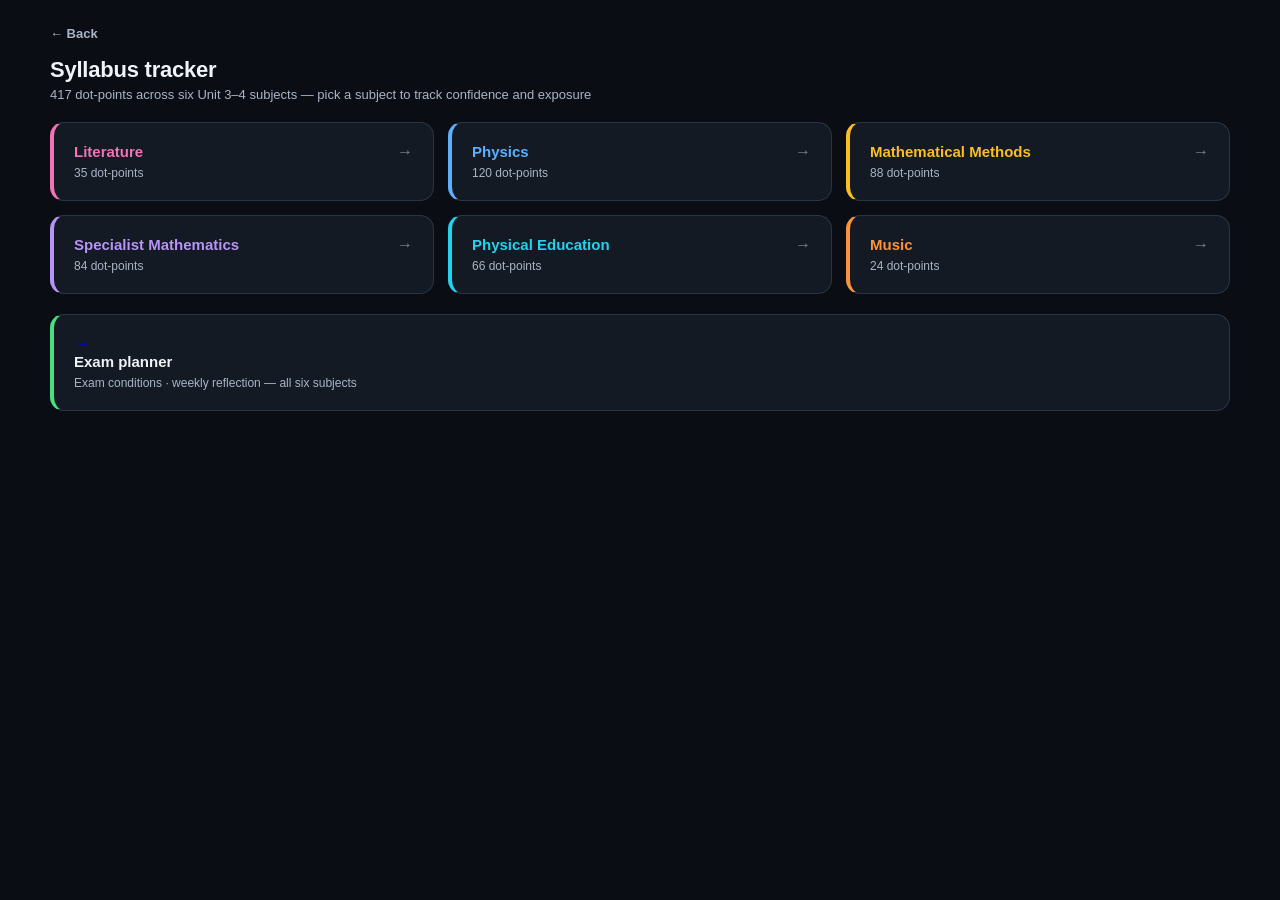
<file: scratch/tracker/index.html>
<!DOCTYPE html>
<html lang="en">
<head>
<meta charset="UTF-8">
<title>Syllabus tracker - Mock Exam Prep</title>
<style>


  :root{
    --bg:#0a0e14; --card:#131a24; --card2:#1a2330; --card3:#212c3b; --border:#2a3444;
    --text:#f0f4f9; --dim:#a9b4c4; --dim2:#79869a;
    --accent:#4ade80; --accent-dim:rgba(74,222,128,.14);
    --lit:#f472b6; --phy:#5eb0ff; --met:#fbbf24; --spe:#b794f6; --pe:#22d3ee; --mus:#fb923c;
  }
  *{box-sizing:border-box;}
  body{
    margin:0; background:var(--bg); color:var(--text);
    font-family:-apple-system,BlinkMacSystemFont,"Segoe UI",Roboto,Helvetica,Arial,sans-serif;
    padding:32px 24px 60px;
  }
  .wrap{max-width:1180px; margin:0 auto;}
  .navbar{display:flex; align-items:center; justify-content:space-between; margin-bottom:22px; flex-wrap:wrap; gap:10px;}
  .brand{display:flex; align-items:center; gap:9px; font-weight:800; font-size:15px; letter-spacing:-.01em;}
  .brand .sq{width:9px; height:9px; border-radius:3px; background:var(--accent); box-shadow:0 0 10px rgba(74,222,128,.6);}
  .navlinks{display:flex; gap:6px; background:var(--card); border:1px solid var(--border); border-radius:11px; padding:4px;}
  .navlinks a{color:var(--dim); text-decoration:none; font-size:12.5px; font-weight:600; padding:8px 14px; border-radius:8px; transition:background .15s, color .15s;}
  .navlinks a:hover{color:var(--text); background:var(--card2);}
  .navlinks a.active{color:var(--bg); background:var(--accent);}
  .topbar{display:flex; justify-content:space-between; align-items:flex-end; flex-wrap:wrap; gap:12px; margin-bottom:24px;}
  .topbar h1{font-size:22px; font-weight:700; margin:0 0 4px; letter-spacing:-.01em;}
  .topbar .sub{color:var(--dim); font-size:13px;}
  .pill{
    background:var(--accent-dim); color:var(--accent); border:1px solid rgba(74,222,128,.35);
    padding:8px 16px; border-radius:999px; font-size:13px; font-weight:700; white-space:nowrap;
    transition:transform .2s;
  }
  .kpis{display:grid; grid-template-columns:repeat(4,1fr); gap:14px; margin-bottom:20px;}
  .kpi{background:var(--card); border:1px solid var(--border); border-radius:14px; padding:16px 18px; transition:border-color .2s, transform .2s;}
  .kpi:hover{border-color:var(--dim2); transform:translateY(-2px);}
  .kpi .lbl{color:var(--dim); font-size:12px; margin-bottom:8px; font-weight:500;}
  .kpi .val{font-size:27px; font-weight:800; letter-spacing:-.02em;}
  .kpi .val span{font-size:14px; color:var(--dim); font-weight:500;}
  .grid2{display:grid; grid-template-columns:1.4fr 1fr; gap:14px; margin-bottom:20px;}
  .card{background:var(--card); border:1px solid var(--border); border-radius:14px; padding:20px; transition:box-shadow .3s, border-color .3s;}
  .card.complete{border-color:rgba(74,222,128,.5); box-shadow:0 0 0 1px rgba(74,222,128,.15), 0 0 28px rgba(74,222,128,.12);}
  .card h2{font-size:14px; font-weight:700; margin:0 0 14px; color:var(--text); display:flex; align-items:center; justify-content:space-between;}
  .card h2 .muted{color:var(--dim); font-weight:500; font-size:12px;}
  .celebrate{display:none; align-items:center; gap:8px; background:var(--accent-dim); color:var(--accent); border:1px solid rgba(74,222,128,.35); border-radius:10px; padding:9px 12px; font-size:12.5px; font-weight:600; margin-bottom:14px; animation:slideIn .35s ease;}
  .celebrate.show{display:flex;}
  @keyframes slideIn{from{opacity:0; transform:translateY(-6px);} to{opacity:1; transform:translateY(0);}}
  .badge{display:inline-flex; align-items:center; gap:6px; padding:4px 10px; border-radius:999px; font-size:12px; font-weight:700; margin:0 6px 12px 0;}
  .dot{width:8px; height:8px; border-radius:50%; display:inline-block;}
  .topic-text{color:var(--dim); font-size:13px; margin-bottom:16px; line-height:1.6;}
  .sess-head{display:flex; align-items:center; gap:8px; font-size:11px; font-weight:700; text-transform:uppercase; letter-spacing:.05em; color:var(--dim2); margin:16px 0 8px;}
  .sess-head:first-child{margin-top:0;}
  .sess-head .line{flex:1; height:1px; background:var(--border);}
  .sess-head.retrieval{color:var(--accent);}
  .sess-head.retrieval:before{content:"↻"; font-size:13px;}
  .checklist{display:flex; flex-direction:column; gap:8px;}
  .item{display:flex; align-items:center; gap:10px; padding:11px 12px; background:var(--card2); border-radius:10px; cursor:pointer; border:1px solid transparent; transition:border-color .15s, background .15s, transform .1s;}
  .item:hover{border-color:var(--dim2); background:var(--card3);}
  .item:active{transform:scale(.98);}
  .item.retrieval{background:rgba(74,222,128,.05); border-color:rgba(74,222,128,.15);}
  .item .box{width:19px; height:19px; border-radius:6px; border:2px solid var(--dim2); flex-shrink:0; display:flex; align-items:center; justify-content:center; transition:background .2s, border-color .2s;}
  .item.done .box{background:var(--accent); border-color:var(--accent);}
  .item.done .box:after{content:"✓"; font-size:12px; color:#08130d; font-weight:800;}
  .box.pop{animation:popCheck .32s cubic-bezier(.34,1.56,.64,1);}
  @keyframes popCheck{0%{transform:scale(.55) rotate(-8deg);}55%{transform:scale(1.22) rotate(4deg);}100%{transform:scale(1) rotate(0);}}
  .item .lab{font-size:13.5px; line-height:1.4;}
  .item.done .lab{color:var(--dim); text-decoration:line-through;}
  .item .grp{font-size:10.5px; color:var(--dim); margin-left:auto; text-transform:uppercase; letter-spacing:.04em; white-space:nowrap; padding-left:10px;}
  .rings{display:grid; grid-template-columns:1fr 1fr 1fr; gap:14px;}
  .ring-item{display:flex; flex-direction:column; align-items:center; gap:8px; opacity:0; transform:scale(.85); animation:ringIn .5s cubic-bezier(.22,1,.36,1) forwards;}
  @keyframes ringIn{to{opacity:1; transform:scale(1);}}
  .ring{width:66px; height:66px; border-radius:50%; display:flex; align-items:center; justify-content:center; position:relative;}
  .ring .hole{width:48px; height:48px; border-radius:50%; background:var(--card); display:flex; align-items:center; justify-content:center; font-size:12px; font-weight:800;}
  .ring-name{font-size:11px; color:var(--dim); text-align:center; line-height:1.3;}
  .cal{margin-top:4px;}
  .cal-row{display:grid; grid-template-columns:44px repeat(7,1fr); gap:5px; align-items:center; margin-bottom:5px;}
  .cal-head{font-size:10.5px; color:var(--dim); text-align:center; font-weight:600;}
  .cal-wk-label{font-size:10.5px; color:var(--dim);}
  .cal-cell{
    aspect-ratio:1; border-radius:6px; background:var(--card2); border:1px solid var(--border);
    display:flex; align-items:center; justify-content:center; font-size:10px; color:var(--dim2); position:relative;
    transition:transform .15s;
  }
  .cal-cell:not(.faded):hover{transform:scale(1.12); z-index:2;}
  .cal-cell.faded{opacity:.3;}
  .subjects{display:grid; grid-template-columns:repeat(6,1fr); gap:12px; margin-bottom:20px;}
  .subj-card{background:var(--card); border:1px solid var(--border); border-radius:12px; padding:14px; border-left:3px solid var(--c); transition:transform .15s, border-color .15s;}
  .subj-card:hover{transform:translateY(-2px); border-color:var(--dim2);}
  .subj-card .name{font-size:12.5px; font-weight:700; margin-bottom:6px;}
  .subj-card .meta{font-size:11px; color:var(--dim); line-height:1.5;}
  .legend{display:flex; flex-wrap:wrap; gap:12px; margin-top:14px; font-size:11px; color:var(--dim);}
  .legend span{display:inline-flex; align-items:center; gap:5px;}
  footer{color:var(--dim2); font-size:12px; text-align:center; margin-top:28px; line-height:1.6;}

  /* Syllabus progress accordion */
  .syllabus{display:flex; flex-direction:column; gap:9px;}
  .subj-row{background:var(--card2); border:1px solid var(--border); border-radius:11px; overflow:hidden; transition:border-color .2s;}
  .subj-row:hover{border-color:var(--dim2);}
  .subj-row-head{display:flex; align-items:center; gap:12px; padding:13px 14px; cursor:pointer; user-select:none;}
  .subj-row .chev{transition:transform .25s; color:var(--dim); font-size:10px; flex-shrink:0;}
  .subj-row.open .chev{transform:rotate(90deg);}
  .subj-row-head .name2{font-weight:700; font-size:13px; flex:0 0 165px;}
  .bar-track{flex:1; height:9px; background:var(--border); border-radius:99px; overflow:hidden;}
  .bar-fill{height:100%; border-radius:99px; width:0; transition:width .8s cubic-bezier(.22,1,.36,1);}
  .subj-row-head .pct{font-size:12.5px; font-weight:800; width:42px; text-align:right; flex-shrink:0;}
  .subj-row-body{max-height:0; overflow:hidden; transition:max-height .35s ease;}
  .subj-row.open .subj-row-body{max-height:1200px;}
  .unit-block{padding:2px 14px 12px 40px;}
  .unit-head{font-size:11px; font-weight:700; color:var(--dim); margin:12px 0 7px; text-transform:uppercase; letter-spacing:.03em;}
  .unit-block .unit-block-bar{display:flex; align-items:center; gap:10px; margin-bottom:2px;}
  .unit-block .unit-block-bar .bar-track{height:7px;}
  .unit-block .unit-block-bar .pct{font-size:11px; color:var(--dim); width:34px; text-align:right;}
  .topic-row{display:flex; align-items:center; gap:10px; padding:6px 0 6px 14px; font-size:12.5px;}
  .topic-row .tname{flex:1; color:var(--text); line-height:1.4;}
  .topic-row .bar-track{height:6px; flex:0 0 90px;}
  .topic-row .pct{width:32px; font-size:11px; color:var(--dim); text-align:right;}
  footer{color:var(--dim2);}
  @media(max-width:820px){ .kpis{grid-template-columns:repeat(2,1fr);} .grid2{grid-template-columns:1fr;} .subjects{grid-template-columns:repeat(3,1fr);} .rings{grid-template-columns:repeat(3,1fr);}
    .subj-row-head .name2{flex-basis:110px; font-size:12px;} .topic-row .bar-track{flex-basis:60px;} }
  @media(max-width:520px){ .subjects{grid-template-columns:repeat(2,1fr);} .cal-row{grid-template-columns:30px repeat(7,1fr);} }

  /* Streak, milestones & toasts */
  .kpi-sub{font-size:10.5px; color:var(--dim2); margin-top:5px; font-weight:600; min-height:13px;}
  .kpi.streak-hot{border-color:rgba(251,146,60,.5); box-shadow:0 0 0 1px rgba(251,146,60,.15), 0 0 24px rgba(251,146,60,.14);}
  .kpi.streak-hot .val{color:#fb923c;}
  .streak-risk{display:none; align-items:center; gap:9px; background:rgba(251,146,60,.1); color:#fb923c; border:1px solid rgba(251,146,60,.35); border-radius:10px; padding:10px 14px; font-size:12.5px; font-weight:600; margin-bottom:16px; animation:slideIn .35s ease;}
  .streak-risk.show{display:flex;}
  .streak-risk .flame{font-size:15px; flex-shrink:0;}
  .toast-stack{position:fixed; bottom:20px; right:20px; display:flex; flex-direction:column; gap:10px; z-index:999; max-width:320px; pointer-events:none;}
  .toast{background:var(--card); border:1px solid var(--border); border-left:4px solid var(--accent); border-radius:12px; padding:13px 16px; box-shadow:0 10px 32px rgba(0,0,0,.4); animation:toastIn .4s cubic-bezier(.22,1,.36,1); pointer-events:auto;}
  .toast .t-title{font-weight:800; font-size:13px; margin-bottom:3px;}
  .toast .t-body{color:var(--dim); font-size:11.5px; line-height:1.4;}
  @keyframes toastIn{from{opacity:0; transform:translateX(30px) scale(.95);} to{opacity:1; transform:translateX(0) scale(1);}}
  .toast.out{animation:toastOut .3s ease forwards;}
  @keyframes toastOut{to{opacity:0; transform:translateX(30px) scale(.95);}}


  :root{
    --bg:#0a0e14; --card:#131a24; --card2:#1a2330; --card3:#212c3b; --border:#2a3444;
    --text:#f0f4f9; --dim:#a9b4c4; --dim2:#79869a;
    --accent:#4ade80; --accent-dim:rgba(74,222,128,.14);
    --amber:#fbbf24; --amber-dim:rgba(251,191,36,.14);
    --lit:#f472b6; --phy:#5eb0ff; --met:#fbbf24; --spe:#b794f6; --pe:#22d3ee; --mus:#fb923c;
  }
  *{box-sizing:border-box;}
  body{
    margin:0; background:var(--bg); color:var(--text);
    font-family:-apple-system,BlinkMacSystemFont,"Segoe UI",Roboto,Helvetica,Arial,sans-serif;
    padding:24px 24px 60px;
  }
  .wrap{max-width:1180px; margin:0 auto;}

  .navbar{display:flex; align-items:center; justify-content:space-between; margin-bottom:22px; flex-wrap:wrap; gap:10px;}
  .brand{display:flex; align-items:center; gap:9px; font-weight:800; font-size:15px; letter-spacing:-.01em;}
  .brand .sq{width:9px; height:9px; border-radius:3px; background:var(--accent); box-shadow:0 0 10px rgba(74,222,128,.6);}
  .navlinks{display:flex; gap:6px; background:var(--card); border:1px solid var(--border); border-radius:11px; padding:4px;}
  .navlinks a{color:var(--dim); text-decoration:none; font-size:12.5px; font-weight:600; padding:8px 14px; border-radius:8px; transition:background .15s, color .15s;}
  .navlinks a:hover{color:var(--text); background:var(--card2);}
  .navlinks a.active{color:var(--bg); background:var(--accent);}

  .pagehead{margin-bottom:20px;}
  .pagehead h1{font-size:22px; font-weight:700; margin:0 0 4px; letter-spacing:-.01em;}
  .pagehead .sub{color:var(--dim); font-size:13px;}

  .tabs{display:flex; gap:6px; margin-bottom:18px; border-bottom:1px solid var(--border); padding-bottom:0;}
  .tab-btn{background:none; border:none; color:var(--dim); font-size:13.5px; font-weight:600; padding:10px 4px; margin-right:22px; cursor:pointer; border-bottom:2px solid transparent; transition:color .15s, border-color .15s; font-family:inherit;}
  .tab-btn:hover{color:var(--text);}
  .tab-btn.active{color:var(--accent); border-bottom-color:var(--accent);}
  .panel{display:none;}
  .panel.active{display:block; animation:fadeIn .3s ease;}
  @keyframes fadeIn{from{opacity:0; transform:translateY(4px);} to{opacity:1; transform:translateY(0);}}

  .kpis{display:grid; grid-template-columns:repeat(4,1fr); gap:14px; margin-bottom:18px;}
  .kpi{background:var(--card); border:1px solid var(--border); border-radius:14px; padding:16px 18px; transition:transform .15s, border-color .15s;}
  .kpi:hover{transform:translateY(-2px); border-color:var(--dim2);}
  .kpi .lbl{color:var(--dim); font-size:12px; margin-bottom:8px; font-weight:500;}
  .kpi .val{font-size:26px; font-weight:800; letter-spacing:-.02em;}
  .kpi .val span{font-size:14px; color:var(--dim); font-weight:500;}
  .kpi.confident .val{color:var(--accent);}
  .kpi.reviewed .val{color:var(--amber);}

  .toolbar{display:flex; gap:10px; flex-wrap:wrap; align-items:center; margin-bottom:16px;}
  .search{flex:1; min-width:200px; background:var(--card); border:1px solid var(--border); border-radius:10px; padding:10px 14px; color:var(--text); font-size:13.5px; font-family:inherit; outline:none; transition:border-color .15s;}
  .search:focus{border-color:var(--accent);}
  .search::placeholder{color:var(--dim2);}
  .chips{display:flex; gap:6px; flex-wrap:wrap;}
  .chip{background:var(--card); border:1px solid var(--border); color:var(--dim); font-size:12px; font-weight:600; padding:8px 13px; border-radius:999px; cursor:pointer; transition:.15s; font-family:inherit;}
  .chip:hover{border-color:var(--dim2); color:var(--text);}
  .chip.active{background:var(--c,var(--accent)); border-color:var(--c,var(--accent)); color:#08130d;}

  .card{background:var(--card); border:1px solid var(--border); border-radius:14px; padding:20px; margin-bottom:16px;}

  /* accordion (subject > unit > topic) */
  .subj-row{background:var(--card2); border:1px solid var(--border); border-radius:12px; overflow:hidden; margin-bottom:10px; transition:border-color .2s;}
  .subj-row:hover{border-color:var(--dim2);}
  .subj-row-head{display:flex; align-items:center; gap:12px; padding:14px 16px; cursor:pointer; user-select:none;}
  .subj-row .chev{transition:transform .25s; color:var(--dim); font-size:11px; flex-shrink:0;}
  .subj-row.open .chev{transform:rotate(90deg);}
  .subj-row-head .name2{font-weight:700; font-size:13.5px; flex:0 0 180px;}
  .bar-track{flex:1; height:9px; background:var(--border); border-radius:99px; overflow:hidden;}
  .bar-fill{height:100%; border-radius:99px; width:0; transition:width .7s cubic-bezier(.22,1,.36,1);}
  .subj-row-head .pct{font-size:12.5px; font-weight:800; width:70px; text-align:right; flex-shrink:0; color:var(--dim);}
  .subj-row-body{max-height:0; overflow:hidden; transition:max-height .35s ease;}
  .subj-row.open .subj-row-body{max-height:20000px;}

  .unit-block{padding:6px 16px 14px 42px;}
  .unit-head{font-size:11.5px; font-weight:700; color:var(--dim); margin:14px 0 8px; text-transform:uppercase; letter-spacing:.03em;}
  .topic-block{margin-bottom:10px;}
  .topic-head{display:flex; align-items:center; gap:10px; cursor:pointer; padding:6px 0; user-select:none;}
  .topic-head .chev2{font-size:9px; color:var(--dim2); transition:transform .2s;}
  .topic-block.open .chev2{transform:rotate(90deg);}
  .topic-head .tname{font-size:12.5px; font-weight:600; color:var(--text); flex:1;}
  .topic-head .bar-track{flex:0 0 90px; height:6px;}
  .topic-head .pct{font-size:11px; color:var(--dim); width:32px; text-align:right;}
  .topic-dots{max-height:0; overflow:hidden; transition:max-height .3s ease;}
  .topic-block.open .topic-dots{max-height:10000px;}

  .dot-row{display:flex; align-items:flex-start; gap:10px; padding:9px 10px 9px 22px; border-radius:9px; transition:background .15s;}
  .dot-row:hover{background:var(--card3);}
  .dot-row .dtext{flex:1; font-size:12.5px; line-height:1.55; color:var(--text); padding-top:2px;}
  .dot-row.conf-2 .dtext{color:var(--dim);}
  .exp-btn{flex-shrink:0; background:var(--bg); border:1px solid var(--border); color:var(--dim); font-size:11px; font-weight:700; border-radius:7px; width:34px; height:26px; cursor:pointer; transition:.15s; font-family:inherit;}
  .exp-btn:hover{border-color:var(--dim2);}
  .exp-btn.has{color:var(--text); border-color:var(--dim2);}
  .conf-btn{flex-shrink:0; border:none; font-size:10.5px; font-weight:700; border-radius:7px; padding:0 10px; height:26px; cursor:pointer; transition:.15s; font-family:inherit; text-transform:uppercase; letter-spacing:.03em; min-width:88px;}
  .conf-btn.c0{background:var(--card3); color:var(--dim);}
  .conf-btn.c1{background:var(--amber-dim); color:var(--amber);}
  .conf-btn.c2{background:var(--accent-dim); color:var(--accent);}
  .dot-row.hide{display:none;}
  .topic-block.hide, .unit-block.hide, .subj-row.hide{display:none;}

  /* exam conditions */
  .exam-grid{display:grid; grid-template-columns:1fr 1fr; gap:16px;}
  .exam-card{background:var(--card); border:1px solid var(--border); border-radius:14px; padding:20px; border-top:3px solid var(--c);}
  .exam-card h3{margin:0 0 4px; font-size:15px; font-weight:700;}
  .exam-card .metarow{display:flex; flex-wrap:wrap; gap:8px 18px; font-size:12px; color:var(--dim); margin-bottom:14px; padding-bottom:14px; border-bottom:1px solid var(--border);}
  .exam-card .metarow b{color:var(--text); font-weight:600;}
  .paper-row{background:var(--card2); border-radius:9px; padding:10px 12px; margin-bottom:8px; font-size:12px;}
  .paper-row .pname{font-weight:700; color:var(--text); margin-bottom:3px;}
  .paper-row .pcond{color:var(--c); font-weight:600; margin-bottom:3px;}
  .paper-row .pnote{color:var(--dim); line-height:1.5;}
  .field-label{font-size:11px; font-weight:700; text-transform:uppercase; letter-spacing:.03em; color:var(--dim); margin:14px 0 6px;}
  .field-label:first-of-type{margin-top:16px;}
  .practice-grid{display:grid; grid-template-columns:1fr 1.3fr 70px; gap:6px; margin-bottom:6px;}
  input.mini, textarea.mini{background:var(--card2); border:1px solid var(--border); border-radius:7px; padding:7px 9px; color:var(--text); font-size:12px; font-family:inherit; outline:none; transition:border-color .15s; width:100%;}
  input.mini:focus, textarea.mini:focus{border-color:var(--c, var(--accent));}
  textarea.mini{resize:vertical; min-height:50px; line-height:1.4;}
  input.mini::placeholder, textarea.mini::placeholder{color:var(--dim2);}

  /* weekly reflection */
  .week-row{background:var(--card2); border:1px solid var(--border); border-radius:12px; overflow:hidden; margin-bottom:10px;}
  .week-head{display:flex; align-items:center; gap:12px; padding:14px 16px; cursor:pointer; user-select:none;}
  .week-head .chev{transition:transform .25s; color:var(--dim); font-size:11px;}
  .week-row.open .chev{transform:rotate(90deg);}
  .week-head .wname{font-weight:700; font-size:13.5px; flex:1;}
  .week-head .wdone{font-size:11.5px; color:var(--dim);}
  .week-body{max-height:0; overflow:hidden; transition:max-height .4s ease;}
  .week-row.open .week-body{max-height:6000px;}
  .week-inner{padding:4px 16px 18px;}
  .refl-table{display:flex; flex-direction:column; gap:8px; margin-bottom:16px;}
  .refl-item{background:var(--card3); border-radius:10px; padding:12px 14px; border-left:3px solid var(--c);}
  .refl-item .rs{font-weight:700; font-size:12.5px; margin-bottom:8px; color:var(--c);}
  .refl-fields{display:grid; grid-template-columns:1fr 1fr 1fr; gap:8px;}
  .refl-fields textarea{min-height:44px;}
  .wk-checklist{display:flex; flex-direction:column; gap:7px;}
  .wk-check{display:flex; align-items:center; gap:10px; padding:9px 11px; background:var(--card3); border-radius:9px; cursor:pointer; font-size:12.5px; transition:background .15s;}
  .wk-check:hover{background:var(--border);}
  .wk-check .box{width:17px; height:17px; border-radius:5px; border:2px solid var(--dim2); flex-shrink:0; display:flex; align-items:center; justify-content:center;}
  .wk-check.done .box{background:var(--accent); border-color:var(--accent);}
  .wk-check.done .box:after{content:"\2713"; font-size:11px; color:#08130d; font-weight:800;}
  .wk-check.done .lab{color:var(--dim); text-decoration:line-through;}

  .savehint{color:var(--dim2); font-size:11.5px; text-align:center; margin-top:6px;}
  footer{color:var(--dim2); font-size:12px; text-align:center; margin-top:28px; line-height:1.6;}

  @media(max-width:820px){
    .kpis{grid-template-columns:repeat(2,1fr);}
    .exam-grid{grid-template-columns:1fr;}
    .refl-fields{grid-template-columns:1fr;}
    .subj-row-head .name2{flex-basis:110px; font-size:12px;}
    .practice-grid{grid-template-columns:1fr;}
  }

  /* Goal-gradient remaining count + milestone toasts */
  .subj-row-head .pct{width:84px; line-height:1.3;}
  .subj-row-head .pct .left{display:block; font-size:9.5px; font-weight:600; color:var(--dim2); text-transform:none; letter-spacing:0;}
  .toast-stack{position:fixed; bottom:20px; right:20px; display:flex; flex-direction:column; gap:10px; z-index:999; max-width:320px; pointer-events:none;}
  .toast{background:var(--card); border:1px solid var(--border); border-left:4px solid var(--accent); border-radius:12px; padding:13px 16px; box-shadow:0 10px 32px rgba(0,0,0,.4); animation:toastIn .4s cubic-bezier(.22,1,.36,1); pointer-events:auto;}
  .toast .t-title{font-weight:800; font-size:13px; margin-bottom:3px;}
  .toast .t-body{color:var(--dim); font-size:11.5px; line-height:1.4;}
  @keyframes toastIn{from{opacity:0; transform:translateX(30px) scale(.95);} to{opacity:1; transform:translateX(0) scale(1);}}
  .toast.out{animation:toastOut .3s ease forwards;}
  @keyframes toastOut{to{opacity:0; transform:translateX(30px) scale(.95);}}

.page-nav{display:flex; gap:6px; background:var(--card); border:1px solid var(--border); border-radius:11px; padding:4px; width:fit-content; margin-bottom:20px;}
.page-tab-btn{background:none; border:none; color:var(--dim); font-size:12.5px; font-weight:600; padding:8px 16px; border-radius:8px; cursor:pointer; font-family:inherit; transition:background .15s, color .15s;}
.page-tab-btn:hover{color:var(--text);}
.page-tab-btn.active{color:var(--bg); background:var(--accent);}
.page-panel{display:none;}
.page-panel.active{display:block;}



.pagehead{margin-bottom:20px;}
.pagehead h1{font-size:22px; font-weight:700; margin:0 0 4px; letter-spacing:-.01em;}
.pagehead .sub{color:var(--dim); font-size:13px;}
.backlink{display:inline-flex; align-items:center; gap:6px; color:var(--dim); text-decoration:none; font-size:13px; font-weight:600; margin-bottom:16px; cursor:pointer;}
.backlink:hover{color:var(--text);}
.hub-grid{display:grid; grid-template-columns:repeat(3,1fr); gap:14px; margin-bottom:20px;}
.hub-card{display:block; background:var(--card); border:1px solid var(--border); border-radius:14px; padding:20px; border-left:4px solid var(--c); text-decoration:none; transition:transform .15s, border-color .15s;}
.hub-card:hover{transform:translateY(-2px); border-color:var(--dim2);}
.hub-card .name{font-size:15px; font-weight:700; color:var(--text); margin-bottom:6px;}
.hub-card .meta{font-size:12px; color:var(--dim);}
.hub-card .arrow{float:right; color:var(--dim2);}
.hub-planner{display:block; background:var(--card); border:1px solid var(--border); border-radius:14px; padding:20px; border-left:4px solid var(--accent); text-decoration:none; transition:transform .15s, border-color .15s; margin-bottom:20px;}
.hub-planner:hover{transform:translateY(-2px); border-color:var(--dim2);}
.hub-planner .name{font-size:15px; font-weight:700; color:var(--text); margin-bottom:6px;}
.hub-planner .meta{font-size:12px; color:var(--dim);}
@media(max-width:820px){ .hub-grid{grid-template-columns:repeat(2,1fr);} }
@media(max-width:520px){ .hub-grid{grid-template-columns:1fr;} }

</style>
</head>
<body>
<div class="wrap">
  <a class="backlink" onclick="history.back()">&larr; Back</a>
  <div class="pagehead">
    <h1>Syllabus tracker</h1>
    <div class="sub">417 dot-points across six Unit 3&ndash;4 subjects &mdash; pick a subject to track confidence and exposure</div>
  </div>

  <div class="hub-grid">
  <a class="hub-card" style="--c:#f472b6;" href="https://exam-subjects.vercel.app/literature.html"><span class="arrow">&rarr;</span><div class="name" style="color:#f472b6;">Literature</div><div class="meta">35 dot-points</div></a>
  <a class="hub-card" style="--c:#5eb0ff;" href="https://exam-subjects.vercel.app/physics.html"><span class="arrow">&rarr;</span><div class="name" style="color:#5eb0ff;">Physics</div><div class="meta">120 dot-points</div></a>
  <a class="hub-card" style="--c:#fbbf24;" href="https://exam-subjects.vercel.app/mathematical-methods.html"><span class="arrow">&rarr;</span><div class="name" style="color:#fbbf24;">Mathematical Methods</div><div class="meta">88 dot-points</div></a>
  <a class="hub-card" style="--c:#b794f6;" href="https://exam-subjects.vercel.app/specialist-mathematics.html"><span class="arrow">&rarr;</span><div class="name" style="color:#b794f6;">Specialist Mathematics</div><div class="meta">84 dot-points</div></a>
  <a class="hub-card" style="--c:#22d3ee;" href="https://exam-subjects.vercel.app/physical-education.html"><span class="arrow">&rarr;</span><div class="name" style="color:#22d3ee;">Physical Education</div><div class="meta">66 dot-points</div></a>
  <a class="hub-card" style="--c:#fb923c;" href="https://exam-subjects.vercel.app/music.html"><span class="arrow">&rarr;</span><div class="name" style="color:#fb923c;">Music</div><div class="meta">24 dot-points</div></a>
  </div>
  <a class="hub-planner" href="https://exam-planner-alpha.vercel.app/"><span class="arrow">&rarr;</span><div class="name">Exam planner</div><div class="meta">Exam conditions &middot; weekly reflection &mdash; all six subjects</div></a>

</div>
</body>
</html>
</file>
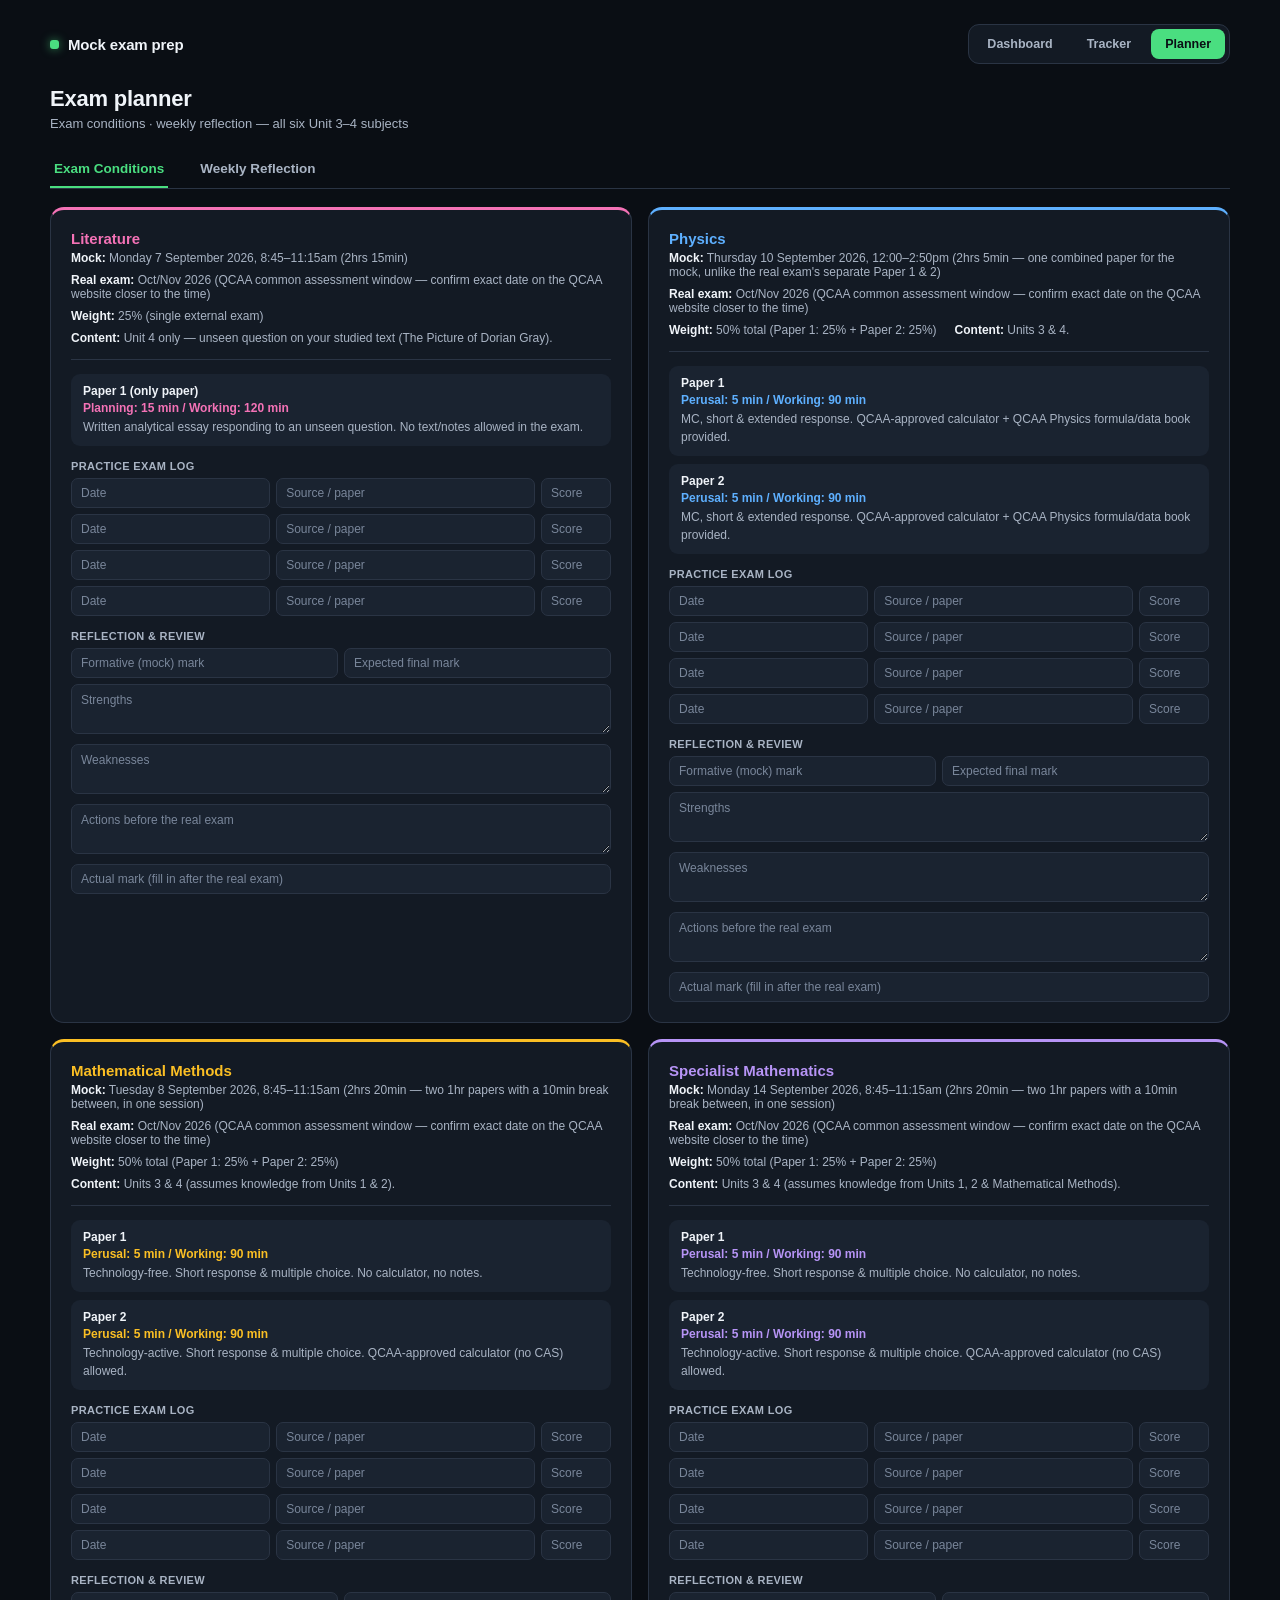
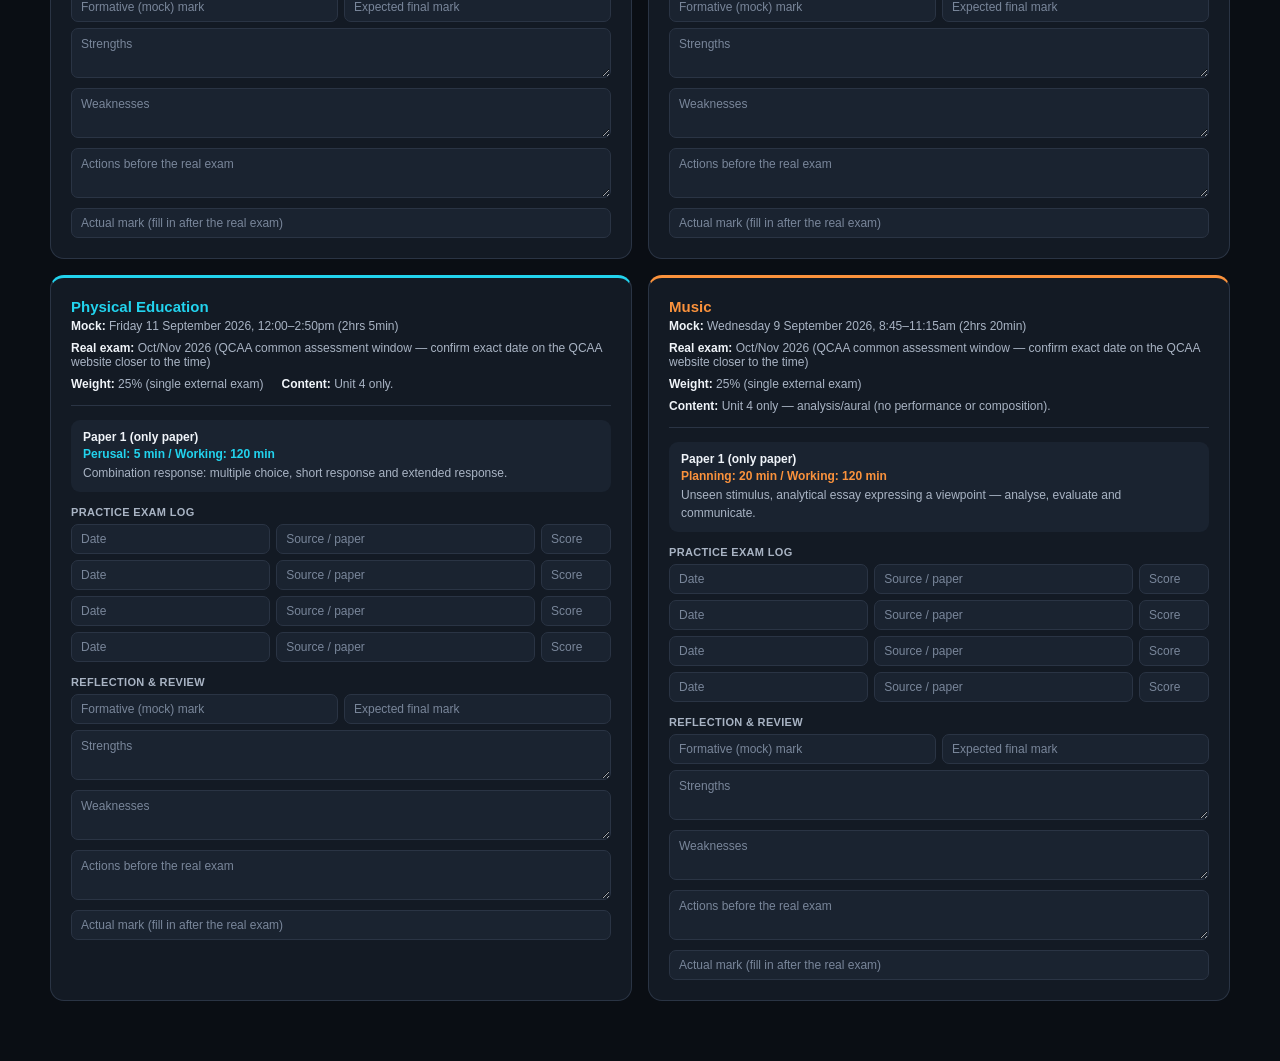
<file: scratch/planner-source.html>
<!DOCTYPE html>
<html lang="en">
<head>
<meta charset="UTF-8">
<title>Planner - Mock Exam Prep</title>
<style>


  :root{
    --bg:#0a0e14; --card:#131a24; --card2:#1a2330; --card3:#212c3b; --border:#2a3444;
    --text:#f0f4f9; --dim:#a9b4c4; --dim2:#79869a;
    --accent:#4ade80; --accent-dim:rgba(74,222,128,.14);
    --lit:#f472b6; --phy:#5eb0ff; --met:#fbbf24; --spe:#b794f6; --pe:#22d3ee; --mus:#fb923c;
  }
  *{box-sizing:border-box;}
  body{
    margin:0; background:var(--bg); color:var(--text);
    font-family:-apple-system,BlinkMacSystemFont,"Segoe UI",Roboto,Helvetica,Arial,sans-serif;
    padding:32px 24px 60px;
  }
  .wrap{max-width:1180px; margin:0 auto;}
  .navbar{display:flex; align-items:center; justify-content:space-between; margin-bottom:22px; flex-wrap:wrap; gap:10px;}
  .brand{display:flex; align-items:center; gap:9px; font-weight:800; font-size:15px; letter-spacing:-.01em;}
  .brand .sq{width:9px; height:9px; border-radius:3px; background:var(--accent); box-shadow:0 0 10px rgba(74,222,128,.6);}
  .navlinks{display:flex; gap:6px; background:var(--card); border:1px solid var(--border); border-radius:11px; padding:4px;}
  .navlinks a{color:var(--dim); text-decoration:none; font-size:12.5px; font-weight:600; padding:8px 14px; border-radius:8px; transition:background .15s, color .15s;}
  .navlinks a:hover{color:var(--text); background:var(--card2);}
  .navlinks a.active{color:var(--bg); background:var(--accent);}
  .topbar{display:flex; justify-content:space-between; align-items:flex-end; flex-wrap:wrap; gap:12px; margin-bottom:24px;}
  .topbar h1{font-size:22px; font-weight:700; margin:0 0 4px; letter-spacing:-.01em;}
  .topbar .sub{color:var(--dim); font-size:13px;}
  .pill{
    background:var(--accent-dim); color:var(--accent); border:1px solid rgba(74,222,128,.35);
    padding:8px 16px; border-radius:999px; font-size:13px; font-weight:700; white-space:nowrap;
    transition:transform .2s;
  }
  .kpis{display:grid; grid-template-columns:repeat(4,1fr); gap:14px; margin-bottom:20px;}
  .kpi{background:var(--card); border:1px solid var(--border); border-radius:14px; padding:16px 18px; transition:border-color .2s, transform .2s;}
  .kpi:hover{border-color:var(--dim2); transform:translateY(-2px);}
  .kpi .lbl{color:var(--dim); font-size:12px; margin-bottom:8px; font-weight:500;}
  .kpi .val{font-size:27px; font-weight:800; letter-spacing:-.02em;}
  .kpi .val span{font-size:14px; color:var(--dim); font-weight:500;}
  .grid2{display:grid; grid-template-columns:1.4fr 1fr; gap:14px; margin-bottom:20px;}
  .card{background:var(--card); border:1px solid var(--border); border-radius:14px; padding:20px; transition:box-shadow .3s, border-color .3s;}
  .card.complete{border-color:rgba(74,222,128,.5); box-shadow:0 0 0 1px rgba(74,222,128,.15), 0 0 28px rgba(74,222,128,.12);}
  .card h2{font-size:14px; font-weight:700; margin:0 0 14px; color:var(--text); display:flex; align-items:center; justify-content:space-between;}
  .card h2 .muted{color:var(--dim); font-weight:500; font-size:12px;}
  .celebrate{display:none; align-items:center; gap:8px; background:var(--accent-dim); color:var(--accent); border:1px solid rgba(74,222,128,.35); border-radius:10px; padding:9px 12px; font-size:12.5px; font-weight:600; margin-bottom:14px; animation:slideIn .35s ease;}
  .celebrate.show{display:flex;}
  @keyframes slideIn{from{opacity:0; transform:translateY(-6px);} to{opacity:1; transform:translateY(0);}}
  .badge{display:inline-flex; align-items:center; gap:6px; padding:4px 10px; border-radius:999px; font-size:12px; font-weight:700; margin:0 6px 12px 0;}
  .dot{width:8px; height:8px; border-radius:50%; display:inline-block;}
  .topic-text{color:var(--dim); font-size:13px; margin-bottom:16px; line-height:1.6;}
  .sess-head{display:flex; align-items:center; gap:8px; font-size:11px; font-weight:700; text-transform:uppercase; letter-spacing:.05em; color:var(--dim2); margin:16px 0 8px;}
  .sess-head:first-child{margin-top:0;}
  .sess-head .line{flex:1; height:1px; background:var(--border);}
  .sess-head.retrieval{color:var(--accent);}
  .sess-head.retrieval:before{content:"↻"; font-size:13px;}
  .checklist{display:flex; flex-direction:column; gap:8px;}
  .item{display:flex; align-items:center; gap:10px; padding:11px 12px; background:var(--card2); border-radius:10px; cursor:pointer; border:1px solid transparent; transition:border-color .15s, background .15s, transform .1s;}
  .item:hover{border-color:var(--dim2); background:var(--card3);}
  .item:active{transform:scale(.98);}
  .item.retrieval{background:rgba(74,222,128,.05); border-color:rgba(74,222,128,.15);}
  .item .box{width:19px; height:19px; border-radius:6px; border:2px solid var(--dim2); flex-shrink:0; display:flex; align-items:center; justify-content:center; transition:background .2s, border-color .2s;}
  .item.done .box{background:var(--accent); border-color:var(--accent);}
  .item.done .box:after{content:"✓"; font-size:12px; color:#08130d; font-weight:800;}
  .box.pop{animation:popCheck .32s cubic-bezier(.34,1.56,.64,1);}
  @keyframes popCheck{0%{transform:scale(.55) rotate(-8deg);}55%{transform:scale(1.22) rotate(4deg);}100%{transform:scale(1) rotate(0);}}
  .item .lab{font-size:13.5px; line-height:1.4;}
  .item.done .lab{color:var(--dim); text-decoration:line-through;}
  .item .grp{font-size:10.5px; color:var(--dim); margin-left:auto; text-transform:uppercase; letter-spacing:.04em; white-space:nowrap; padding-left:10px;}
  .rings{display:grid; grid-template-columns:1fr 1fr 1fr; gap:14px;}
  .ring-item{display:flex; flex-direction:column; align-items:center; gap:8px; opacity:0; transform:scale(.85); animation:ringIn .5s cubic-bezier(.22,1,.36,1) forwards;}
  @keyframes ringIn{to{opacity:1; transform:scale(1);}}
  .ring{width:66px; height:66px; border-radius:50%; display:flex; align-items:center; justify-content:center; position:relative;}
  .ring .hole{width:48px; height:48px; border-radius:50%; background:var(--card); display:flex; align-items:center; justify-content:center; font-size:12px; font-weight:800;}
  .ring-name{font-size:11px; color:var(--dim); text-align:center; line-height:1.3;}
  .cal{margin-top:4px;}
  .cal-row{display:grid; grid-template-columns:44px repeat(7,1fr); gap:5px; align-items:center; margin-bottom:5px;}
  .cal-head{font-size:10.5px; color:var(--dim); text-align:center; font-weight:600;}
  .cal-wk-label{font-size:10.5px; color:var(--dim);}
  .cal-cell{
    aspect-ratio:1; border-radius:6px; background:var(--card2); border:1px solid var(--border);
    display:flex; align-items:center; justify-content:center; font-size:10px; color:var(--dim2); position:relative;
    transition:transform .15s;
  }
  .cal-cell:not(.faded):hover{transform:scale(1.12); z-index:2;}
  .cal-cell.faded{opacity:.3;}
  .subjects{display:grid; grid-template-columns:repeat(6,1fr); gap:12px; margin-bottom:20px;}
  .subj-card{background:var(--card); border:1px solid var(--border); border-radius:12px; padding:14px; border-left:3px solid var(--c); transition:transform .15s, border-color .15s;}
  .subj-card:hover{transform:translateY(-2px); border-color:var(--dim2);}
  .subj-card .name{font-size:12.5px; font-weight:700; margin-bottom:6px;}
  .subj-card .meta{font-size:11px; color:var(--dim); line-height:1.5;}
  .legend{display:flex; flex-wrap:wrap; gap:12px; margin-top:14px; font-size:11px; color:var(--dim);}
  .legend span{display:inline-flex; align-items:center; gap:5px;}
  footer{color:var(--dim2); font-size:12px; text-align:center; margin-top:28px; line-height:1.6;}

  /* Syllabus progress accordion */
  .syllabus{display:flex; flex-direction:column; gap:9px;}
  .subj-row{background:var(--card2); border:1px solid var(--border); border-radius:11px; overflow:hidden; transition:border-color .2s;}
  .subj-row:hover{border-color:var(--dim2);}
  .subj-row-head{display:flex; align-items:center; gap:12px; padding:13px 14px; cursor:pointer; user-select:none;}
  .subj-row .chev{transition:transform .25s; color:var(--dim); font-size:10px; flex-shrink:0;}
  .subj-row.open .chev{transform:rotate(90deg);}
  .subj-row-head .name2{font-weight:700; font-size:13px; flex:0 0 165px;}
  .bar-track{flex:1; height:9px; background:var(--border); border-radius:99px; overflow:hidden;}
  .bar-fill{height:100%; border-radius:99px; width:0; transition:width .8s cubic-bezier(.22,1,.36,1);}
  .subj-row-head .pct{font-size:12.5px; font-weight:800; width:42px; text-align:right; flex-shrink:0;}
  .subj-row-body{max-height:0; overflow:hidden; transition:max-height .35s ease;}
  .subj-row.open .subj-row-body{max-height:1200px;}
  .unit-block{padding:2px 14px 12px 40px;}
  .unit-head{font-size:11px; font-weight:700; color:var(--dim); margin:12px 0 7px; text-transform:uppercase; letter-spacing:.03em;}
  .unit-block .unit-block-bar{display:flex; align-items:center; gap:10px; margin-bottom:2px;}
  .unit-block .unit-block-bar .bar-track{height:7px;}
  .unit-block .unit-block-bar .pct{font-size:11px; color:var(--dim); width:34px; text-align:right;}
  .topic-row{display:flex; align-items:center; gap:10px; padding:6px 0 6px 14px; font-size:12.5px;}
  .topic-row .tname{flex:1; color:var(--text); line-height:1.4;}
  .topic-row .bar-track{height:6px; flex:0 0 90px;}
  .topic-row .pct{width:32px; font-size:11px; color:var(--dim); text-align:right;}
  footer{color:var(--dim2);}
  @media(max-width:820px){ .kpis{grid-template-columns:repeat(2,1fr);} .grid2{grid-template-columns:1fr;} .subjects{grid-template-columns:repeat(3,1fr);} .rings{grid-template-columns:repeat(3,1fr);}
    .subj-row-head .name2{flex-basis:110px; font-size:12px;} .topic-row .bar-track{flex-basis:60px;} }
  @media(max-width:520px){ .subjects{grid-template-columns:repeat(2,1fr);} .cal-row{grid-template-columns:30px repeat(7,1fr);} }

  /* Streak, milestones & toasts */
  .kpi-sub{font-size:10.5px; color:var(--dim2); margin-top:5px; font-weight:600; min-height:13px;}
  .kpi.streak-hot{border-color:rgba(251,146,60,.5); box-shadow:0 0 0 1px rgba(251,146,60,.15), 0 0 24px rgba(251,146,60,.14);}
  .kpi.streak-hot .val{color:#fb923c;}
  .streak-risk{display:none; align-items:center; gap:9px; background:rgba(251,146,60,.1); color:#fb923c; border:1px solid rgba(251,146,60,.35); border-radius:10px; padding:10px 14px; font-size:12.5px; font-weight:600; margin-bottom:16px; animation:slideIn .35s ease;}
  .streak-risk.show{display:flex;}
  .streak-risk .flame{font-size:15px; flex-shrink:0;}
  .toast-stack{position:fixed; bottom:20px; right:20px; display:flex; flex-direction:column; gap:10px; z-index:999; max-width:320px; pointer-events:none;}
  .toast{background:var(--card); border:1px solid var(--border); border-left:4px solid var(--accent); border-radius:12px; padding:13px 16px; box-shadow:0 10px 32px rgba(0,0,0,.4); animation:toastIn .4s cubic-bezier(.22,1,.36,1); pointer-events:auto;}
  .toast .t-title{font-weight:800; font-size:13px; margin-bottom:3px;}
  .toast .t-body{color:var(--dim); font-size:11.5px; line-height:1.4;}
  @keyframes toastIn{from{opacity:0; transform:translateX(30px) scale(.95);} to{opacity:1; transform:translateX(0) scale(1);}}
  .toast.out{animation:toastOut .3s ease forwards;}
  @keyframes toastOut{to{opacity:0; transform:translateX(30px) scale(.95);}}


  :root{
    --bg:#0a0e14; --card:#131a24; --card2:#1a2330; --card3:#212c3b; --border:#2a3444;
    --text:#f0f4f9; --dim:#a9b4c4; --dim2:#79869a;
    --accent:#4ade80; --accent-dim:rgba(74,222,128,.14);
    --amber:#fbbf24; --amber-dim:rgba(251,191,36,.14);
    --lit:#f472b6; --phy:#5eb0ff; --met:#fbbf24; --spe:#b794f6; --pe:#22d3ee; --mus:#fb923c;
  }
  *{box-sizing:border-box;}
  body{
    margin:0; background:var(--bg); color:var(--text);
    font-family:-apple-system,BlinkMacSystemFont,"Segoe UI",Roboto,Helvetica,Arial,sans-serif;
    padding:24px 24px 60px;
  }
  .wrap{max-width:1180px; margin:0 auto;}

  .navbar{display:flex; align-items:center; justify-content:space-between; margin-bottom:22px; flex-wrap:wrap; gap:10px;}
  .brand{display:flex; align-items:center; gap:9px; font-weight:800; font-size:15px; letter-spacing:-.01em;}
  .brand .sq{width:9px; height:9px; border-radius:3px; background:var(--accent); box-shadow:0 0 10px rgba(74,222,128,.6);}
  .navlinks{display:flex; gap:6px; background:var(--card); border:1px solid var(--border); border-radius:11px; padding:4px;}
  .navlinks a{color:var(--dim); text-decoration:none; font-size:12.5px; font-weight:600; padding:8px 14px; border-radius:8px; transition:background .15s, color .15s;}
  .navlinks a:hover{color:var(--text); background:var(--card2);}
  .navlinks a.active{color:var(--bg); background:var(--accent);}

  .pagehead{margin-bottom:20px;}
  .pagehead h1{font-size:22px; font-weight:700; margin:0 0 4px; letter-spacing:-.01em;}
  .pagehead .sub{color:var(--dim); font-size:13px;}

  .tabs{display:flex; gap:6px; margin-bottom:18px; border-bottom:1px solid var(--border); padding-bottom:0;}
  .tab-btn{background:none; border:none; color:var(--dim); font-size:13.5px; font-weight:600; padding:10px 4px; margin-right:22px; cursor:pointer; border-bottom:2px solid transparent; transition:color .15s, border-color .15s; font-family:inherit;}
  .tab-btn:hover{color:var(--text);}
  .tab-btn.active{color:var(--accent); border-bottom-color:var(--accent);}
  .panel{display:none;}
  .panel.active{display:block; animation:fadeIn .3s ease;}
  @keyframes fadeIn{from{opacity:0; transform:translateY(4px);} to{opacity:1; transform:translateY(0);}}

  .kpis{display:grid; grid-template-columns:repeat(4,1fr); gap:14px; margin-bottom:18px;}
  .kpi{background:var(--card); border:1px solid var(--border); border-radius:14px; padding:16px 18px; transition:transform .15s, border-color .15s;}
  .kpi:hover{transform:translateY(-2px); border-color:var(--dim2);}
  .kpi .lbl{color:var(--dim); font-size:12px; margin-bottom:8px; font-weight:500;}
  .kpi .val{font-size:26px; font-weight:800; letter-spacing:-.02em;}
  .kpi .val span{font-size:14px; color:var(--dim); font-weight:500;}
  .kpi.confident .val{color:var(--accent);}
  .kpi.reviewed .val{color:var(--amber);}

  .toolbar{display:flex; gap:10px; flex-wrap:wrap; align-items:center; margin-bottom:16px;}
  .search{flex:1; min-width:200px; background:var(--card); border:1px solid var(--border); border-radius:10px; padding:10px 14px; color:var(--text); font-size:13.5px; font-family:inherit; outline:none; transition:border-color .15s;}
  .search:focus{border-color:var(--accent);}
  .search::placeholder{color:var(--dim2);}
  .chips{display:flex; gap:6px; flex-wrap:wrap;}
  .chip{background:var(--card); border:1px solid var(--border); color:var(--dim); font-size:12px; font-weight:600; padding:8px 13px; border-radius:999px; cursor:pointer; transition:.15s; font-family:inherit;}
  .chip:hover{border-color:var(--dim2); color:var(--text);}
  .chip.active{background:var(--c,var(--accent)); border-color:var(--c,var(--accent)); color:#08130d;}

  .card{background:var(--card); border:1px solid var(--border); border-radius:14px; padding:20px; margin-bottom:16px;}

  /* accordion (subject > unit > topic) */
  .subj-row{background:var(--card2); border:1px solid var(--border); border-radius:12px; overflow:hidden; margin-bottom:10px; transition:border-color .2s;}
  .subj-row:hover{border-color:var(--dim2);}
  .subj-row-head{display:flex; align-items:center; gap:12px; padding:14px 16px; cursor:pointer; user-select:none;}
  .subj-row .chev{transition:transform .25s; color:var(--dim); font-size:11px; flex-shrink:0;}
  .subj-row.open .chev{transform:rotate(90deg);}
  .subj-row-head .name2{font-weight:700; font-size:13.5px; flex:0 0 180px;}
  .bar-track{flex:1; height:9px; background:var(--border); border-radius:99px; overflow:hidden;}
  .bar-fill{height:100%; border-radius:99px; width:0; transition:width .7s cubic-bezier(.22,1,.36,1);}
  .subj-row-head .pct{font-size:12.5px; font-weight:800; width:70px; text-align:right; flex-shrink:0; color:var(--dim);}
  .subj-row-body{max-height:0; overflow:hidden; transition:max-height .35s ease;}
  .subj-row.open .subj-row-body{max-height:20000px;}

  .unit-block{padding:6px 16px 14px 42px;}
  .unit-head{font-size:11.5px; font-weight:700; color:var(--dim); margin:14px 0 8px; text-transform:uppercase; letter-spacing:.03em;}
  .topic-block{margin-bottom:10px;}
  .topic-head{display:flex; align-items:center; gap:10px; cursor:pointer; padding:6px 0; user-select:none;}
  .topic-head .chev2{font-size:9px; color:var(--dim2); transition:transform .2s;}
  .topic-block.open .chev2{transform:rotate(90deg);}
  .topic-head .tname{font-size:12.5px; font-weight:600; color:var(--text); flex:1;}
  .topic-head .bar-track{flex:0 0 90px; height:6px;}
  .topic-head .pct{font-size:11px; color:var(--dim); width:32px; text-align:right;}
  .topic-dots{max-height:0; overflow:hidden; transition:max-height .3s ease;}
  .topic-block.open .topic-dots{max-height:10000px;}

  .dot-row{display:flex; align-items:flex-start; gap:10px; padding:9px 10px 9px 22px; border-radius:9px; transition:background .15s;}
  .dot-row:hover{background:var(--card3);}
  .dot-row .dtext{flex:1; font-size:12.5px; line-height:1.55; color:var(--text); padding-top:2px;}
  .dot-row.conf-2 .dtext{color:var(--dim);}
  .exp-btn{flex-shrink:0; background:var(--bg); border:1px solid var(--border); color:var(--dim); font-size:11px; font-weight:700; border-radius:7px; width:34px; height:26px; cursor:pointer; transition:.15s; font-family:inherit;}
  .exp-btn:hover{border-color:var(--dim2);}
  .exp-btn.has{color:var(--text); border-color:var(--dim2);}
  .conf-btn{flex-shrink:0; border:none; font-size:10.5px; font-weight:700; border-radius:7px; padding:0 10px; height:26px; cursor:pointer; transition:.15s; font-family:inherit; text-transform:uppercase; letter-spacing:.03em; min-width:88px;}
  .conf-btn.c0{background:var(--card3); color:var(--dim);}
  .conf-btn.c1{background:var(--amber-dim); color:var(--amber);}
  .conf-btn.c2{background:var(--accent-dim); color:var(--accent);}
  .dot-row.hide{display:none;}
  .topic-block.hide, .unit-block.hide, .subj-row.hide{display:none;}

  /* exam conditions */
  .exam-grid{display:grid; grid-template-columns:1fr 1fr; gap:16px;}
  .exam-card{background:var(--card); border:1px solid var(--border); border-radius:14px; padding:20px; border-top:3px solid var(--c);}
  .exam-card h3{margin:0 0 4px; font-size:15px; font-weight:700;}
  .exam-card .metarow{display:flex; flex-wrap:wrap; gap:8px 18px; font-size:12px; color:var(--dim); margin-bottom:14px; padding-bottom:14px; border-bottom:1px solid var(--border);}
  .exam-card .metarow b{color:var(--text); font-weight:600;}
  .paper-row{background:var(--card2); border-radius:9px; padding:10px 12px; margin-bottom:8px; font-size:12px;}
  .paper-row .pname{font-weight:700; color:var(--text); margin-bottom:3px;}
  .paper-row .pcond{color:var(--c); font-weight:600; margin-bottom:3px;}
  .paper-row .pnote{color:var(--dim); line-height:1.5;}
  .field-label{font-size:11px; font-weight:700; text-transform:uppercase; letter-spacing:.03em; color:var(--dim); margin:14px 0 6px;}
  .field-label:first-of-type{margin-top:16px;}
  .practice-grid{display:grid; grid-template-columns:1fr 1.3fr 70px; gap:6px; margin-bottom:6px;}
  input.mini, textarea.mini{background:var(--card2); border:1px solid var(--border); border-radius:7px; padding:7px 9px; color:var(--text); font-size:12px; font-family:inherit; outline:none; transition:border-color .15s; width:100%;}
  input.mini:focus, textarea.mini:focus{border-color:var(--c, var(--accent));}
  textarea.mini{resize:vertical; min-height:50px; line-height:1.4;}
  input.mini::placeholder, textarea.mini::placeholder{color:var(--dim2);}

  /* weekly reflection */
  .week-row{background:var(--card2); border:1px solid var(--border); border-radius:12px; overflow:hidden; margin-bottom:10px;}
  .week-head{display:flex; align-items:center; gap:12px; padding:14px 16px; cursor:pointer; user-select:none;}
  .week-head .chev{transition:transform .25s; color:var(--dim); font-size:11px;}
  .week-row.open .chev{transform:rotate(90deg);}
  .week-head .wname{font-weight:700; font-size:13.5px; flex:1;}
  .week-head .wdone{font-size:11.5px; color:var(--dim);}
  .week-body{max-height:0; overflow:hidden; transition:max-height .4s ease;}
  .week-row.open .week-body{max-height:6000px;}
  .week-inner{padding:4px 16px 18px;}
  .refl-table{display:flex; flex-direction:column; gap:8px; margin-bottom:16px;}
  .refl-item{background:var(--card3); border-radius:10px; padding:12px 14px; border-left:3px solid var(--c);}
  .refl-item .rs{font-weight:700; font-size:12.5px; margin-bottom:8px; color:var(--c);}
  .refl-fields{display:grid; grid-template-columns:1fr 1fr 1fr; gap:8px;}
  .refl-fields textarea{min-height:44px;}
  .wk-checklist{display:flex; flex-direction:column; gap:7px;}
  .wk-check{display:flex; align-items:center; gap:10px; padding:9px 11px; background:var(--card3); border-radius:9px; cursor:pointer; font-size:12.5px; transition:background .15s;}
  .wk-check:hover{background:var(--border);}
  .wk-check .box{width:17px; height:17px; border-radius:5px; border:2px solid var(--dim2); flex-shrink:0; display:flex; align-items:center; justify-content:center;}
  .wk-check.done .box{background:var(--accent); border-color:var(--accent);}
  .wk-check.done .box:after{content:"\2713"; font-size:11px; color:#08130d; font-weight:800;}
  .wk-check.done .lab{color:var(--dim); text-decoration:line-through;}

  .savehint{color:var(--dim2); font-size:11.5px; text-align:center; margin-top:6px;}
  footer{color:var(--dim2); font-size:12px; text-align:center; margin-top:28px; line-height:1.6;}

  @media(max-width:820px){
    .kpis{grid-template-columns:repeat(2,1fr);}
    .exam-grid{grid-template-columns:1fr;}
    .refl-fields{grid-template-columns:1fr;}
    .subj-row-head .name2{flex-basis:110px; font-size:12px;}
    .practice-grid{grid-template-columns:1fr;}
  }

  /* Goal-gradient remaining count + milestone toasts */
  .subj-row-head .pct{width:84px; line-height:1.3;}
  .subj-row-head .pct .left{display:block; font-size:9.5px; font-weight:600; color:var(--dim2); text-transform:none; letter-spacing:0;}
  .toast-stack{position:fixed; bottom:20px; right:20px; display:flex; flex-direction:column; gap:10px; z-index:999; max-width:320px; pointer-events:none;}
  .toast{background:var(--card); border:1px solid var(--border); border-left:4px solid var(--accent); border-radius:12px; padding:13px 16px; box-shadow:0 10px 32px rgba(0,0,0,.4); animation:toastIn .4s cubic-bezier(.22,1,.36,1); pointer-events:auto;}
  .toast .t-title{font-weight:800; font-size:13px; margin-bottom:3px;}
  .toast .t-body{color:var(--dim); font-size:11.5px; line-height:1.4;}
  @keyframes toastIn{from{opacity:0; transform:translateX(30px) scale(.95);} to{opacity:1; transform:translateX(0) scale(1);}}
  .toast.out{animation:toastOut .3s ease forwards;}
  @keyframes toastOut{to{opacity:0; transform:translateX(30px) scale(.95);}}

.page-nav{display:flex; gap:6px; background:var(--card); border:1px solid var(--border); border-radius:11px; padding:4px; width:fit-content; margin-bottom:20px;}
.page-tab-btn{background:none; border:none; color:var(--dim); font-size:12.5px; font-weight:600; padding:8px 16px; border-radius:8px; cursor:pointer; font-family:inherit; transition:background .15s, color .15s;}
.page-tab-btn:hover{color:var(--text);}
.page-tab-btn.active{color:var(--bg); background:var(--accent);}
.page-panel{display:none;}
.page-panel.active{display:block;}



.pagehead{margin-bottom:20px;}
.pagehead h1{font-size:22px; font-weight:700; margin:0 0 4px; letter-spacing:-.01em;}
.pagehead .sub{color:var(--dim); font-size:13px;}
.backlink{display:inline-flex; align-items:center; gap:6px; color:var(--dim); text-decoration:none; font-size:13px; font-weight:600; margin-bottom:16px; cursor:pointer;}
.backlink:hover{color:var(--text);}

</style>
</head>
<body>
<div class="wrap">
  <div class="navbar">
    <div class="brand"><span class="sq"></span>Mock exam prep</div>
    <div class="navlinks">
      <a href="https://mock-exam-dashboard.vercel.app/">Dashboard</a>
      <a href="https://mock-exam-tracker-raidentame1-3207s-projects.vercel.app/">Tracker</a>
      <a href="#" class="active">Planner</a>
    </div>
  </div>
  <div class="pagehead">
    <h1>Exam planner</h1>
    <div class="sub">Exam conditions &middot; weekly reflection &mdash; all six Unit 3&ndash;4 subjects</div>
  </div>

  <div class="tabs">
    <button class="tab-btn active" data-tab="exam">Exam Conditions</button>
    <button class="tab-btn" data-tab="weekly">Weekly Reflection</button>
  </div>
  <div class="panel active" id="panel-exam">
    <div class="exam-grid" id="examGrid"></div>
  </div>
  <div class="panel" id="panel-weekly">
    <div class="card">
      <div id="weeklyGrid"></div>
    </div>
  </div>

</div>
<script>

function load(key){ try{ return JSON.parse(localStorage.getItem(key)||"{}"); }catch(e){ return {}; } }
function save(key, val){ localStorage.setItem(key, JSON.stringify(val)); }

document.querySelectorAll('.tab-btn').forEach(btn=>{
  btn.addEventListener('click', ()=>{
    document.querySelectorAll('.tab-btn').forEach(b=>b.classList.remove('active'));
    document.querySelectorAll('.panel').forEach(p=>p.classList.remove('active'));
    btn.classList.add('active');
    document.getElementById('panel-'+btn.dataset.tab).classList.add('active');
  });
});

const SUBJECT_COLORS = {"Literature": "#f472b6", "Physics": "#5eb0ff", "Mathematical Methods": "#fbbf24", "Specialist Mathematics": "#b794f6", "Physical Education": "#22d3ee", "Music": "#fb923c"};
const SUBJECT_ORDER = ["Literature", "Physics", "Mathematical Methods", "Specialist Mathematics", "Physical Education", "Music"];
const EXAM_INFO = {"Literature": {"mock": "Monday 7 September 2026, 8:45&ndash;11:15am (2hrs 15min)", "weight": "25% (single external exam)", "content": "Unit 4 only &mdash; unseen question on your studied text (The Picture of Dorian Gray).", "papers": [{"name": "Paper 1 (only paper)", "cond": "Planning: 15 min / Working: 120 min", "note": "Written analytical essay responding to an unseen question. No text/notes allowed in the exam."}]}, "Physics": {"mock": "Thursday 10 September 2026, 12:00&ndash;2:50pm (2hrs 5min &mdash; one combined paper for the mock, unlike the real exam's separate Paper 1 &amp; 2)", "weight": "50% total (Paper 1: 25% + Paper 2: 25%)", "content": "Units 3 & 4.", "papers": [{"name": "Paper 1", "cond": "Perusal: 5 min / Working: 90 min", "note": "MC, short & extended response. QCAA-approved calculator + QCAA Physics formula/data book provided."}, {"name": "Paper 2", "cond": "Perusal: 5 min / Working: 90 min", "note": "MC, short & extended response. QCAA-approved calculator + QCAA Physics formula/data book provided."}]}, "Mathematical Methods": {"mock": "Tuesday 8 September 2026, 8:45&ndash;11:15am (2hrs 20min &mdash; two 1hr papers with a 10min break between, in one session)", "weight": "50% total (Paper 1: 25% + Paper 2: 25%)", "content": "Units 3 & 4 (assumes knowledge from Units 1 & 2).", "papers": [{"name": "Paper 1", "cond": "Perusal: 5 min / Working: 90 min", "note": "Technology-free. Short response & multiple choice. No calculator, no notes."}, {"name": "Paper 2", "cond": "Perusal: 5 min / Working: 90 min", "note": "Technology-active. Short response & multiple choice. QCAA-approved calculator (no CAS) allowed."}]}, "Specialist Mathematics": {"mock": "Monday 14 September 2026, 8:45&ndash;11:15am (2hrs 20min &mdash; two 1hr papers with a 10min break between, in one session)", "weight": "50% total (Paper 1: 25% + Paper 2: 25%)", "content": "Units 3 & 4 (assumes knowledge from Units 1, 2 & Mathematical Methods).", "papers": [{"name": "Paper 1", "cond": "Perusal: 5 min / Working: 90 min", "note": "Technology-free. Short response & multiple choice. No calculator, no notes."}, {"name": "Paper 2", "cond": "Perusal: 5 min / Working: 90 min", "note": "Technology-active. Short response & multiple choice. QCAA-approved calculator (no CAS) allowed."}]}, "Physical Education": {"mock": "Friday 11 September 2026, 12:00&ndash;2:50pm (2hrs 5min)", "weight": "25% (single external exam)", "content": "Unit 4 only.", "papers": [{"name": "Paper 1 (only paper)", "cond": "Perusal: 5 min / Working: 120 min", "note": "Combination response: multiple choice, short response and extended response."}]}, "Music": {"mock": "Wednesday 9 September 2026, 8:45&ndash;11:15am (2hrs 20min)", "weight": "25% (single external exam)", "content": "Unit 4 only &mdash; analysis/aural (no performance or composition).", "papers": [{"name": "Paper 1 (only paper)", "cond": "Planning: 20 min / Working: 120 min", "note": "Unseen stimulus, analytical essay expressing a viewpoint &mdash; analyse, evaluate and communicate."}]}};
const REAL_EXAM = "Oct/Nov 2026 (QCAA common assessment window &mdash; confirm exact date on the QCAA website closer to the time)";
const WEEK_LABELS = ["Week 1 (5&ndash;9 Aug)", "Week 2 (10&ndash;16 Aug)", "Week 3 (17&ndash;23 Aug)", "Week 4 (24&ndash;30 Aug)", "Week 5 (31 Aug&ndash;6 Sep)"];
const WEEKLY_CHECKLIST = ["Classwork/homework for the week is up to date", "Dot-Point Tracker updated (confidence + exposure) for everything covered this week", "This week's rings/progress checked &mdash; lowest % subject identified for weekend focus", "Any clarifying questions for teachers written down", "Next week's Daily Schedule sessions reviewed/adjusted if needed"];

const examStore = load('examplanner_v1');
function renderExamGrid(){
  const wrap = document.getElementById('examGrid');
  wrap.innerHTML = "";
  SUBJECT_ORDER.forEach(s=>{
    const color = SUBJECT_COLORS[s];
    const info = EXAM_INFO[s];
    const rec = examStore[s] || {};
    const card = document.createElement('div');
    card.className = "exam-card";
    card.style.setProperty('--c', color);
    const papersHtml = info.papers.map(p=>`<div class="paper-row"><div class="pname">${p.name}</div><div class="pcond">${p.cond}</div><div class="pnote">${p.note}</div></div>`).join('');
    const practiceRows = [1,2,3,4].map(n=>{
      const pr = rec['p'+n] || {};
      return `<div class="practice-grid"><input class="mini" data-subject="${s}" data-field="p${n}_date" type="text" placeholder="Date" value="${pr.date||''}"><input class="mini" data-subject="${s}" data-field="p${n}_source" type="text" placeholder="Source / paper" value="${pr.source||''}"><input class="mini" data-subject="${s}" data-field="p${n}_score" type="text" placeholder="Score" value="${pr.score||''}"></div>`;
    }).join('');
    card.innerHTML = `<h3 style="color:${color};">${s}</h3><div class="metarow"><span><b>Mock:</b> ${info.mock}</span><span><b>Real exam:</b> ${REAL_EXAM}</span><span><b>Weight:</b> ${info.weight}</span><span><b>Content:</b> ${info.content}</span></div>${papersHtml}<div class="field-label">Practice exam log</div>${practiceRows}<div class="field-label">Reflection &amp; review</div><div class="practice-grid" style="grid-template-columns:1fr 1fr;"><input class="mini" data-subject="${s}" data-field="formative" type="text" placeholder="Formative (mock) mark" value="${rec.formative||''}"><input class="mini" data-subject="${s}" data-field="expected" type="text" placeholder="Expected final mark" value="${rec.expected||''}"></div><textarea class="mini" data-subject="${s}" data-field="strengths" placeholder="Strengths">${rec.strengths||''}</textarea><div style="height:6px;"></div><textarea class="mini" data-subject="${s}" data-field="weaknesses" placeholder="Weaknesses">${rec.weaknesses||''}</textarea><div style="height:6px;"></div><textarea class="mini" data-subject="${s}" data-field="actions" placeholder="Actions before the real exam">${rec.actions||''}</textarea><div style="height:6px;"></div><input class="mini" data-subject="${s}" data-field="actual" type="text" placeholder="Actual mark (fill in after the real exam)" value="${rec.actual||''}">`;
    wrap.appendChild(card);
  });
  wrap.querySelectorAll('input.mini, textarea.mini').forEach(el=>{
    el.addEventListener('change', ()=>{
      const s = el.dataset.subject, f = el.dataset.field;
      if(!examStore[s]) examStore[s] = {};
      if(f.startsWith('p') && f.includes('_')){ const [pkey, sub] = f.split('_'); if(!examStore[s][pkey]) examStore[s][pkey] = {}; examStore[s][pkey][sub] = el.value; } else { examStore[s][f] = el.value; }
      save('examplanner_v1', examStore);
    });
  });
}

const weeklyStore = load('weeklyreview_v1');
function renderWeeklyGrid(){
  const wrap = document.getElementById('weeklyGrid');
  wrap.innerHTML = "";
  WEEK_LABELS.forEach((label, wi)=>{
    const wrec = weeklyStore[wi] || {subjTexts:{}, checklist:[]};
    const doneCount = (wrec.checklist||[]).filter(Boolean).length;
    const row = document.createElement('div');
    row.className = "week-row";
    const head = document.createElement('div');
    head.className = "week-head";
    head.innerHTML = `<span class="chev">&#9656;</span><span class="wname">${label}</span><span class="wdone">${doneCount}/5 checklist</span>`;
    head.addEventListener('click', ()=> row.classList.toggle('open'));
    row.appendChild(head);
    const body = document.createElement('div');
    body.className = "week-body";
    const inner = document.createElement('div');
    inner.className = "week-inner";
    const table = document.createElement('div');
    table.className = "refl-table";
    SUBJECT_ORDER.forEach(s=>{
      const srec = (wrec.subjTexts && wrec.subjTexts[s]) || {};
      const item = document.createElement('div');
      item.className = "refl-item";
      item.style.setProperty('--c', SUBJECT_COLORS[s]);
      item.innerHTML = `<div class="rs">${s}</div><div class="refl-fields"><textarea class="mini" data-week="${wi}" data-subject="${s}" data-field="learned" placeholder="What I learned">${srec.learned||''}</textarea><textarea class="mini" data-week="${wi}" data-subject="${s}" data-field="focus" placeholder="Focus areas (weak/new)">${srec.focus||''}</textarea><textarea class="mini" data-week="${wi}" data-subject="${s}" data-field="reflect" placeholder="Reflection on study">${srec.reflect||''}</textarea></div>`;
      table.appendChild(item);
    });
    inner.appendChild(table);
    const clWrap = document.createElement('div');
    clWrap.className = "wk-checklist";
    WEEKLY_CHECKLIST.forEach((label2, ci)=>{
      const done = !!(wrec.checklist && wrec.checklist[ci]);
      const c = document.createElement('div');
      c.className = "wk-check" + (done?" done":"");
      c.innerHTML = `<span class="box"></span><span class="lab">${label2}</span>`;
      c.addEventListener('click', ()=>{
        if(!weeklyStore[wi]) weeklyStore[wi] = {subjTexts:{}, checklist:[]};
        if(!weeklyStore[wi].checklist) weeklyStore[wi].checklist = [];
        weeklyStore[wi].checklist[ci] = !weeklyStore[wi].checklist[ci];
        save('weeklyreview_v1', weeklyStore);
        renderWeeklyGrid();
      });
      clWrap.appendChild(c);
    });
    inner.appendChild(clWrap);
    body.appendChild(inner);
    row.appendChild(body);
    wrap.appendChild(row);
  });
  wrap.querySelectorAll('textarea.mini').forEach(el=>{
    el.addEventListener('change', ()=>{
      const wi = el.dataset.week, s = el.dataset.subject, f = el.dataset.field;
      if(!weeklyStore[wi]) weeklyStore[wi] = {subjTexts:{}, checklist:[]};
      if(!weeklyStore[wi].subjTexts) weeklyStore[wi].subjTexts = {};
      if(!weeklyStore[wi].subjTexts[s]) weeklyStore[wi].subjTexts[s] = {};
      weeklyStore[wi].subjTexts[s][f] = el.value;
      save('weeklyreview_v1', weeklyStore);
    });
  });
}

renderExamGrid();
renderWeeklyGrid();

</script>
</body>
</html>
</file>
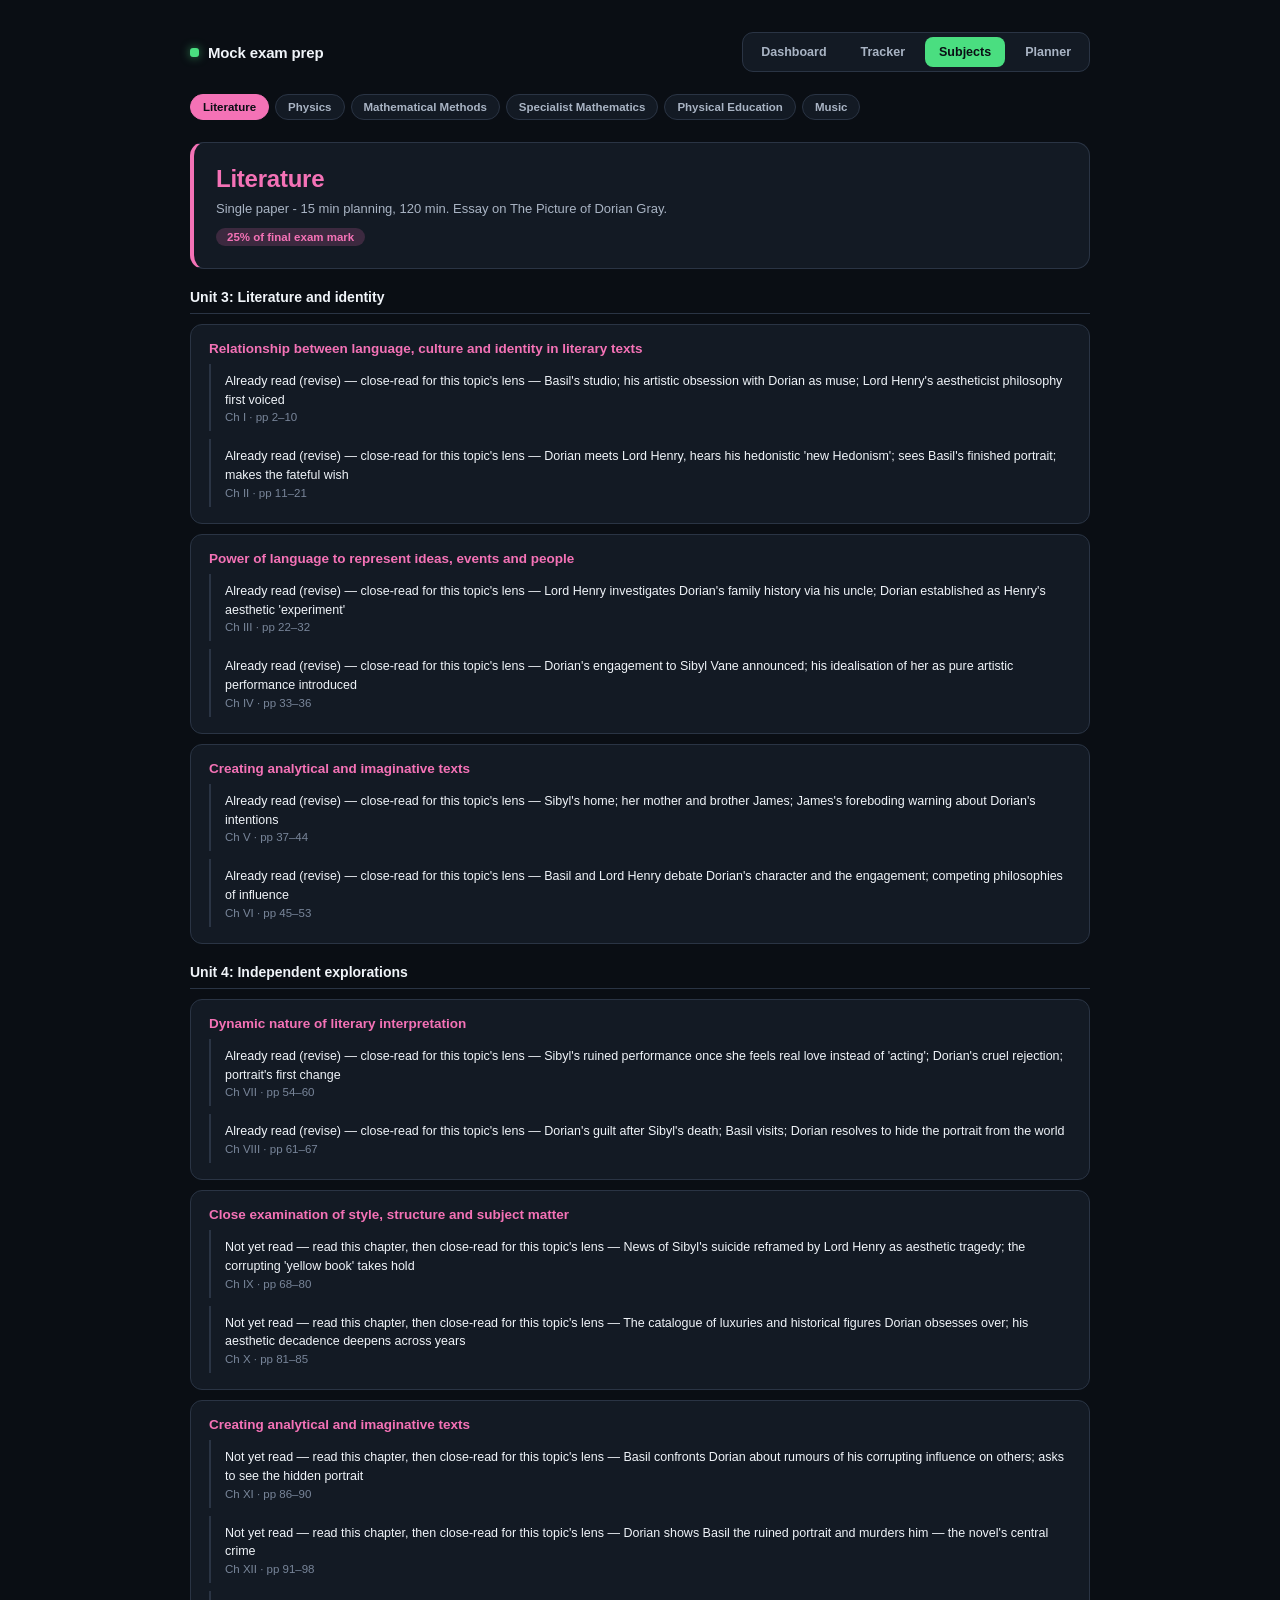
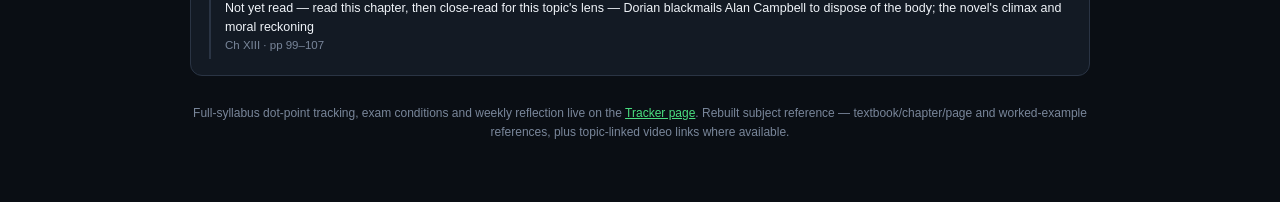
<file: scratch/subjects/literature.html>
<!DOCTYPE html>
<html lang="en">
<head>
<meta charset="UTF-8">
<meta name="viewport" content="width=device-width, initial-scale=1">
<title>Literature &mdash; Mock exam prep</title>
<style>
:root{
  --bg:#0a0e14; --card:#131a24; --card2:#1a2330; --card3:#212c3b; --border:#2a3444;
  --text:#f0f4f9; --dim:#a9b4c4; --dim2:#79869a;
  --accent:#4ade80; --accent-dim:rgba(74,222,128,.14);
}
*{box-sizing:border-box;}
body{margin:0; background:var(--bg); color:var(--text); font-family:-apple-system,BlinkMacSystemFont,"Segoe UI",Roboto,Helvetica,Arial,sans-serif; padding:32px 24px 60px;}
.wrap{max-width:900px; margin:0 auto;}
.navbar{display:flex; align-items:center; justify-content:space-between; margin-bottom:22px; flex-wrap:wrap; gap:10px;}
.brand{display:flex; align-items:center; gap:9px; font-weight:800; font-size:15px; letter-spacing:-.01em;}
.brand .sq{width:9px; height:9px; border-radius:3px; background:var(--accent); box-shadow:0 0 10px rgba(74,222,128,.6);}
.navlinks{display:flex; gap:6px; background:var(--card); border:1px solid var(--border); border-radius:11px; padding:4px;}
.navlinks a{color:var(--dim); text-decoration:none; font-size:12.5px; font-weight:600; padding:8px 14px; border-radius:8px; transition:background .15s, color .15s;}
.navlinks a:hover{color:var(--text); background:var(--card2);}
.navlinks a.active{color:var(--bg); background:var(--accent);}
.subjectnav{display:flex; gap:6px; flex-wrap:wrap; margin-bottom:22px;}
.subjectnav a{color:var(--dim); text-decoration:none; font-size:11.5px; font-weight:600; padding:6px 12px; border-radius:999px; border:1px solid var(--border); background:var(--card);}
.subjectnav a.active{color:var(--bg); background:var(--c); border-color:var(--c);}
.subjectnav a:hover{border-color:var(--dim2);}
.hero{background:var(--card); border:1px solid var(--border); border-left:4px solid var(--c); border-radius:14px; padding:22px; margin-bottom:20px;}
.hero h1{margin:0 0 6px; font-size:24px; letter-spacing:-.01em; color:var(--c);}
.hero .meta{color:var(--dim); font-size:13px; line-height:1.6;}
.hero .weight{display:inline-block; background:color-mix(in srgb, var(--c) 18%, transparent); color:var(--c); border-radius:999px; padding:3px 11px; font-size:11.5px; font-weight:700; margin-top:8px;}
.freq{background:var(--card); border:1px solid var(--border); border-radius:14px; padding:18px 20px; margin-bottom:20px;}
.freq h2{font-size:13px; margin:0 0 12px; color:var(--dim); text-transform:uppercase; letter-spacing:.04em;}
.freq-item{margin-bottom:9px;}
.freq-item:last-child{margin-bottom:0;}
.freq-top{display:flex; justify-content:space-between; gap:8px; font-size:12.5px; margin-bottom:4px;}
.freq-top .fn{color:var(--text);}
.freq-top .fp{color:var(--dim); font-weight:700;}
.freq-bar-track{height:6px; background:var(--border); border-radius:99px; overflow:hidden;}
.freq-bar-fill{height:100%; border-radius:99px; background:var(--c);}
.unit{margin-bottom:20px;}
.unit h2{font-size:14px; font-weight:700; color:var(--text); margin:0 0 10px; padding-bottom:8px; border-bottom:1px solid var(--border);}
.topic{background:var(--card); border:1px solid var(--border); border-radius:12px; padding:16px 18px; margin-bottom:10px;}
.topic h3{margin:0 0 4px; font-size:13.5px; color:var(--c);}
.topic .pct{float:right; color:var(--dim2); font-size:11px; font-weight:700;}
.lesson{padding:8px 0 8px 14px; border-left:2px solid var(--border); margin-top:8px; font-size:12.5px; color:var(--dim);}
.lesson .ll{color:var(--text); line-height:1.5;}
.lesson .meta2{color:var(--dim2); font-size:11.5px; margin-top:2px;}
.video-links{font-size:11.5px; line-height:1.7; color:var(--dim); margin:8px 0 0;}
.video-links .vlabel{font-weight:700; color:var(--dim2); text-transform:uppercase; letter-spacing:.03em; font-size:10px; display:block; margin-bottom:3px;}
.video-links a{color:var(--accent); text-decoration:none;}
.video-links a:hover{text-decoration:underline;}
.subjects-grid{display:grid; grid-template-columns:repeat(3,1fr); gap:14px;}
.subj-card{background:var(--card); border:1px solid var(--border); border-left:4px solid var(--c); border-radius:12px; padding:16px; text-decoration:none; transition:transform .15s, border-color .15s; display:block;}
.subj-card:hover{transform:translateY(-2px); border-color:var(--dim2);}
.subj-card .name{font-size:14px; font-weight:700; color:var(--c); margin-bottom:6px;}
.subj-card .meta{font-size:11.5px; color:var(--dim); line-height:1.5;}
footer{color:var(--dim2); font-size:12px; text-align:center; margin-top:28px; line-height:1.6;}
footer a{color:var(--accent);}
@media(max-width:820px){ .subjects-grid{grid-template-columns:repeat(2,1fr);} }
@media(max-width:520px){ .subjects-grid{grid-template-columns:1fr;} }
</style>
</head>
<body>
<div class="wrap" style="--c:#f472b6;">
<div class="navbar">
    <div class="brand"><span class="sq"></span>Mock exam prep</div>
    <div class="navlinks">
      <a href="https://exam-dashboard-silk.vercel.app/">Dashboard</a>
      <a href="https://mock-exam-tracker.vercel.app/">Tracker</a>
      <a href="index.html" class="active">Subjects</a>
      <a href="https://exam-planner-alpha.vercel.app/">Planner</a>
    </div>
  </div>
<div class="subjectnav"><a href="literature.html" class="active" style="--c:#f472b6;">Literature</a><a href="physics.html">Physics</a><a href="mathematical-methods.html">Mathematical Methods</a><a href="specialist-mathematics.html">Specialist Mathematics</a><a href="physical-education.html">Physical Education</a><a href="music.html">Music</a></div>
<div class="hero" style="--c:#f472b6;">
  <h1>Literature</h1>
  <div class="meta">Single paper - 15 min planning, 120 min. Essay on The Picture of Dorian Gray.</div>
  <div class="weight">25% of final exam mark</div>
</div>

<div class="unit"><h2>Unit 3: Literature and identity</h2><div class="topic"><h3>Relationship between language, culture and identity in literary texts</h3><div class="lesson"><div class="ll">Already read (revise) &mdash; close-read for this topic's lens — Basil's studio; his artistic obsession with Dorian as muse; Lord Henry's aestheticist philosophy first voiced</div><div class="meta2">Ch I &middot; pp 2–10</div></div><div class="lesson"><div class="ll">Already read (revise) &mdash; close-read for this topic's lens — Dorian meets Lord Henry, hears his hedonistic 'new Hedonism'; sees Basil's finished portrait; makes the fateful wish</div><div class="meta2">Ch II &middot; pp 11–21</div></div></div><div class="topic"><h3>Power of language to represent ideas, events and people</h3><div class="lesson"><div class="ll">Already read (revise) &mdash; close-read for this topic's lens — Lord Henry investigates Dorian's family history via his uncle; Dorian established as Henry's aesthetic 'experiment'</div><div class="meta2">Ch III &middot; pp 22–32</div></div><div class="lesson"><div class="ll">Already read (revise) &mdash; close-read for this topic's lens — Dorian's engagement to Sibyl Vane announced; his idealisation of her as pure artistic performance introduced</div><div class="meta2">Ch IV &middot; pp 33–36</div></div></div><div class="topic"><h3>Creating analytical and imaginative texts</h3><div class="lesson"><div class="ll">Already read (revise) &mdash; close-read for this topic's lens — Sibyl's home; her mother and brother James; James's foreboding warning about Dorian's intentions</div><div class="meta2">Ch V &middot; pp 37–44</div></div><div class="lesson"><div class="ll">Already read (revise) &mdash; close-read for this topic's lens — Basil and Lord Henry debate Dorian's character and the engagement; competing philosophies of influence</div><div class="meta2">Ch VI &middot; pp 45–53</div></div></div></div><div class="unit"><h2>Unit 4: Independent explorations</h2><div class="topic"><h3>Dynamic nature of literary interpretation</h3><div class="lesson"><div class="ll">Already read (revise) &mdash; close-read for this topic's lens — Sibyl's ruined performance once she feels real love instead of 'acting'; Dorian's cruel rejection; portrait's first change</div><div class="meta2">Ch VII &middot; pp 54–60</div></div><div class="lesson"><div class="ll">Already read (revise) &mdash; close-read for this topic's lens — Dorian's guilt after Sibyl's death; Basil visits; Dorian resolves to hide the portrait from the world</div><div class="meta2">Ch VIII &middot; pp 61–67</div></div></div><div class="topic"><h3>Close examination of style, structure and subject matter</h3><div class="lesson"><div class="ll">Not yet read &mdash; read this chapter, then close-read for this topic's lens — News of Sibyl's suicide reframed by Lord Henry as aesthetic tragedy; the corrupting 'yellow book' takes hold</div><div class="meta2">Ch IX &middot; pp 68–80</div></div><div class="lesson"><div class="ll">Not yet read &mdash; read this chapter, then close-read for this topic's lens — The catalogue of luxuries and historical figures Dorian obsesses over; his aesthetic decadence deepens across years</div><div class="meta2">Ch X &middot; pp 81–85</div></div></div><div class="topic"><h3>Creating analytical and imaginative texts</h3><div class="lesson"><div class="ll">Not yet read &mdash; read this chapter, then close-read for this topic's lens — Basil confronts Dorian about rumours of his corrupting influence on others; asks to see the hidden portrait</div><div class="meta2">Ch XI &middot; pp 86–90</div></div><div class="lesson"><div class="ll">Not yet read &mdash; read this chapter, then close-read for this topic's lens — Dorian shows Basil the ruined portrait and murders him &mdash; the novel's central crime</div><div class="meta2">Ch XII &middot; pp 91–98</div></div><div class="lesson"><div class="ll">Not yet read &mdash; read this chapter, then close-read for this topic's lens — Dorian blackmails Alan Campbell to dispose of the body; the novel's climax and moral reckoning</div><div class="meta2">Ch XIII &middot; pp 99–107</div></div></div></div>
<footer>Full-syllabus dot-point tracking, exam conditions and weekly reflection live on the <a href="https://mock-exam-tracker.vercel.app/">Tracker page</a>. Rebuilt subject reference &mdash; textbook/chapter/page and worked-example references, plus topic-linked video links where available.</footer>
</div>
</body>
</html>
</file>
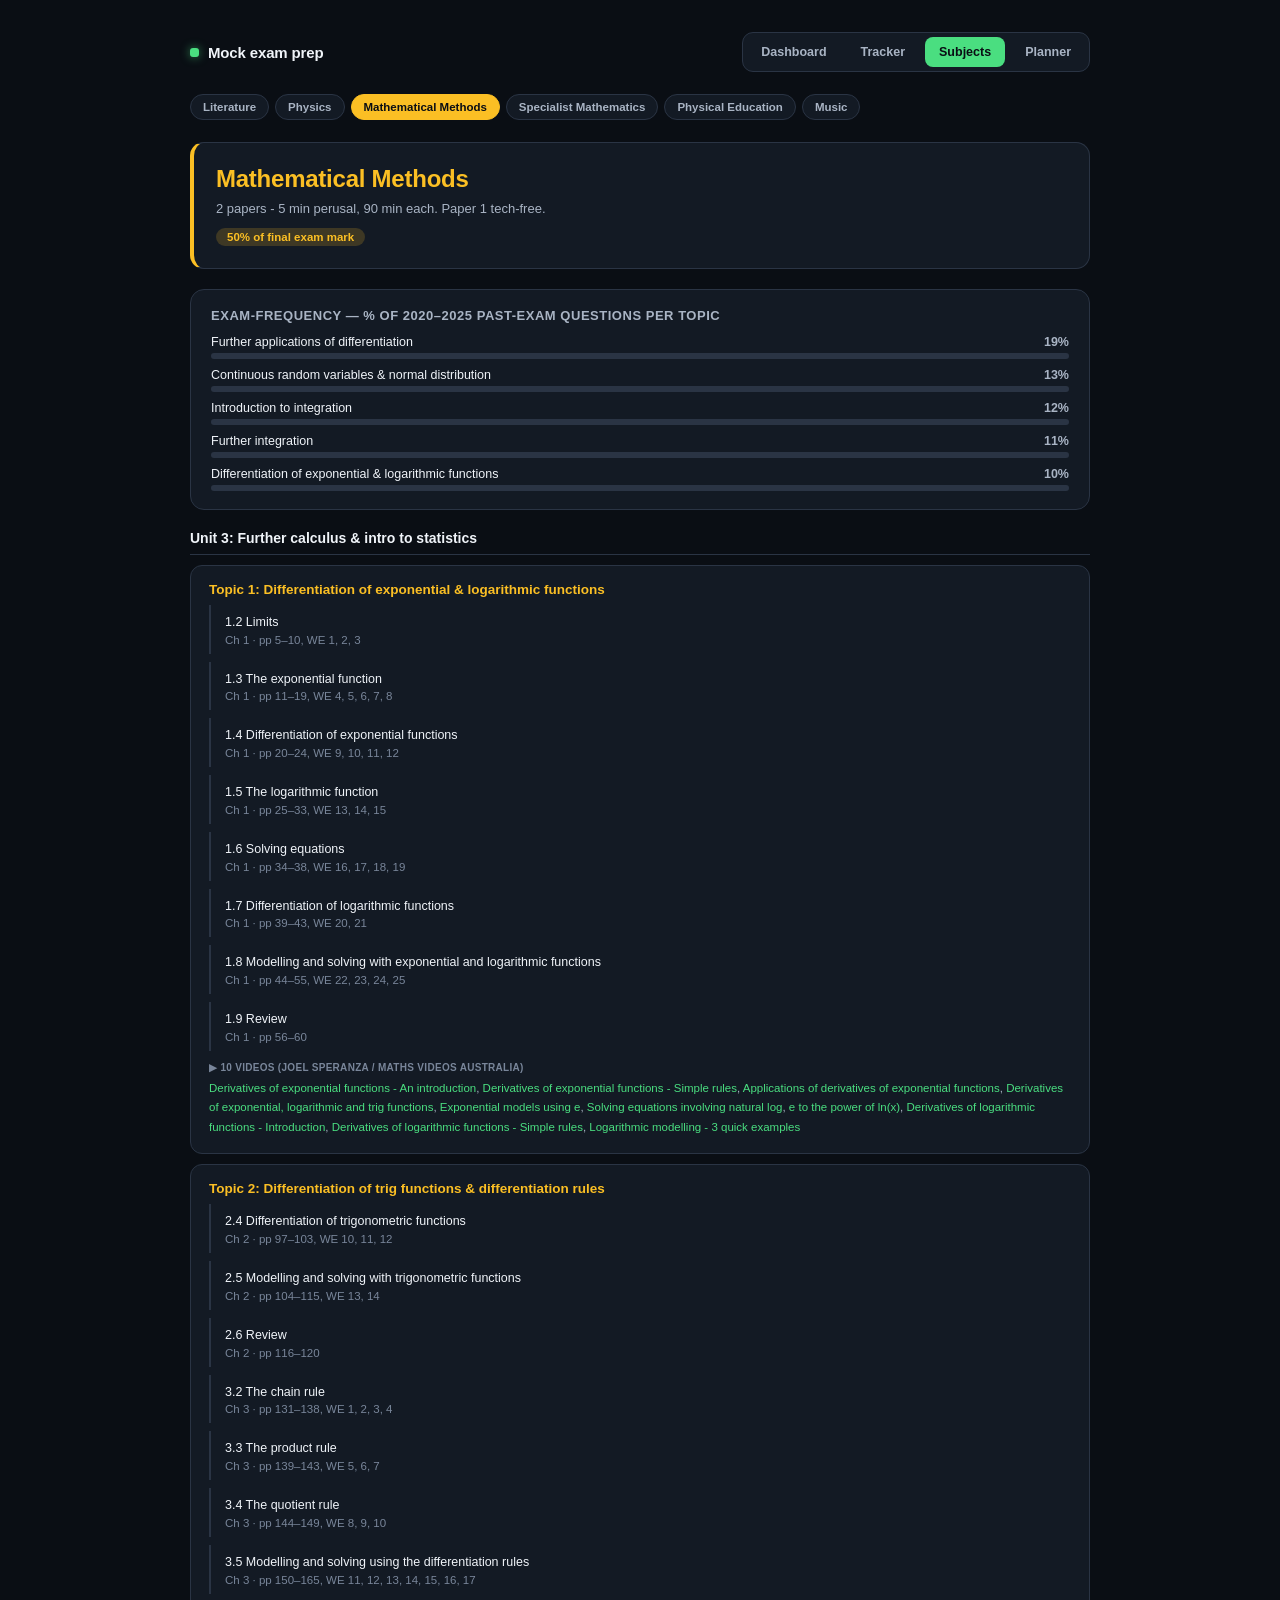
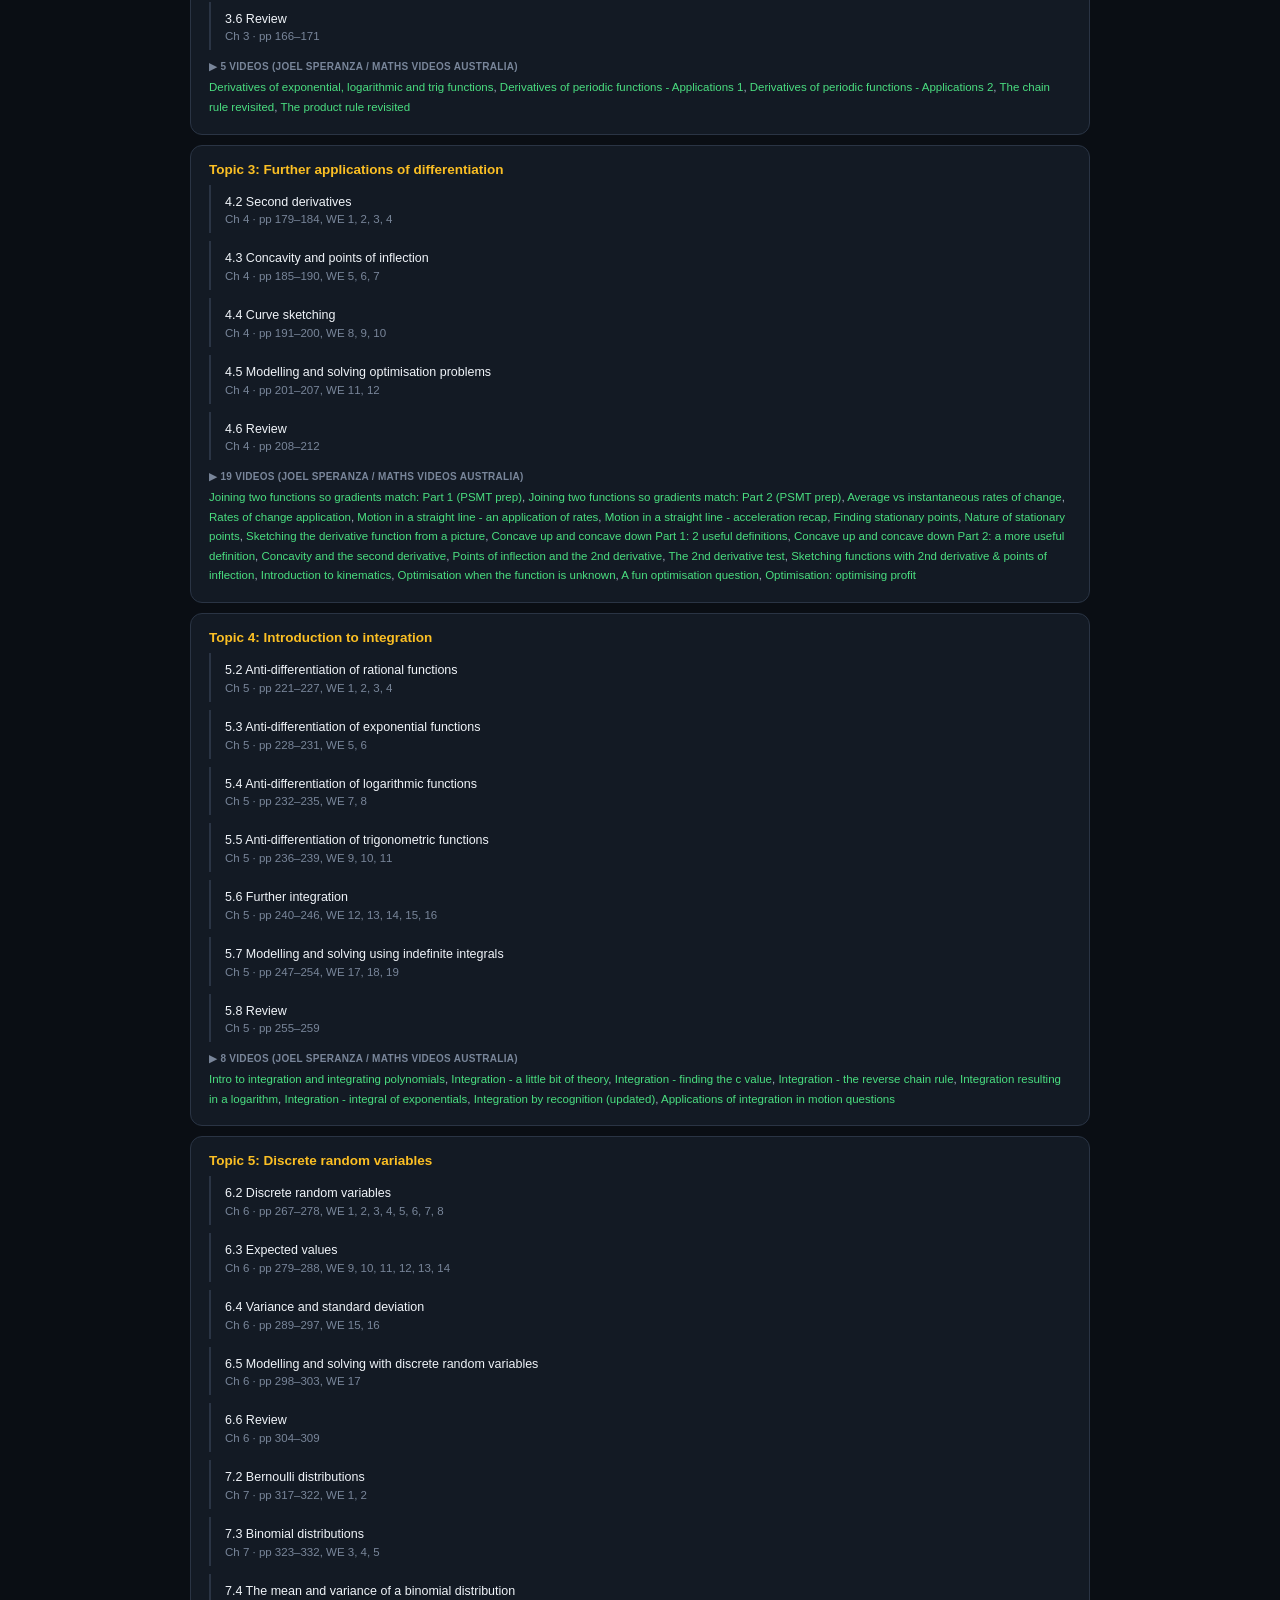
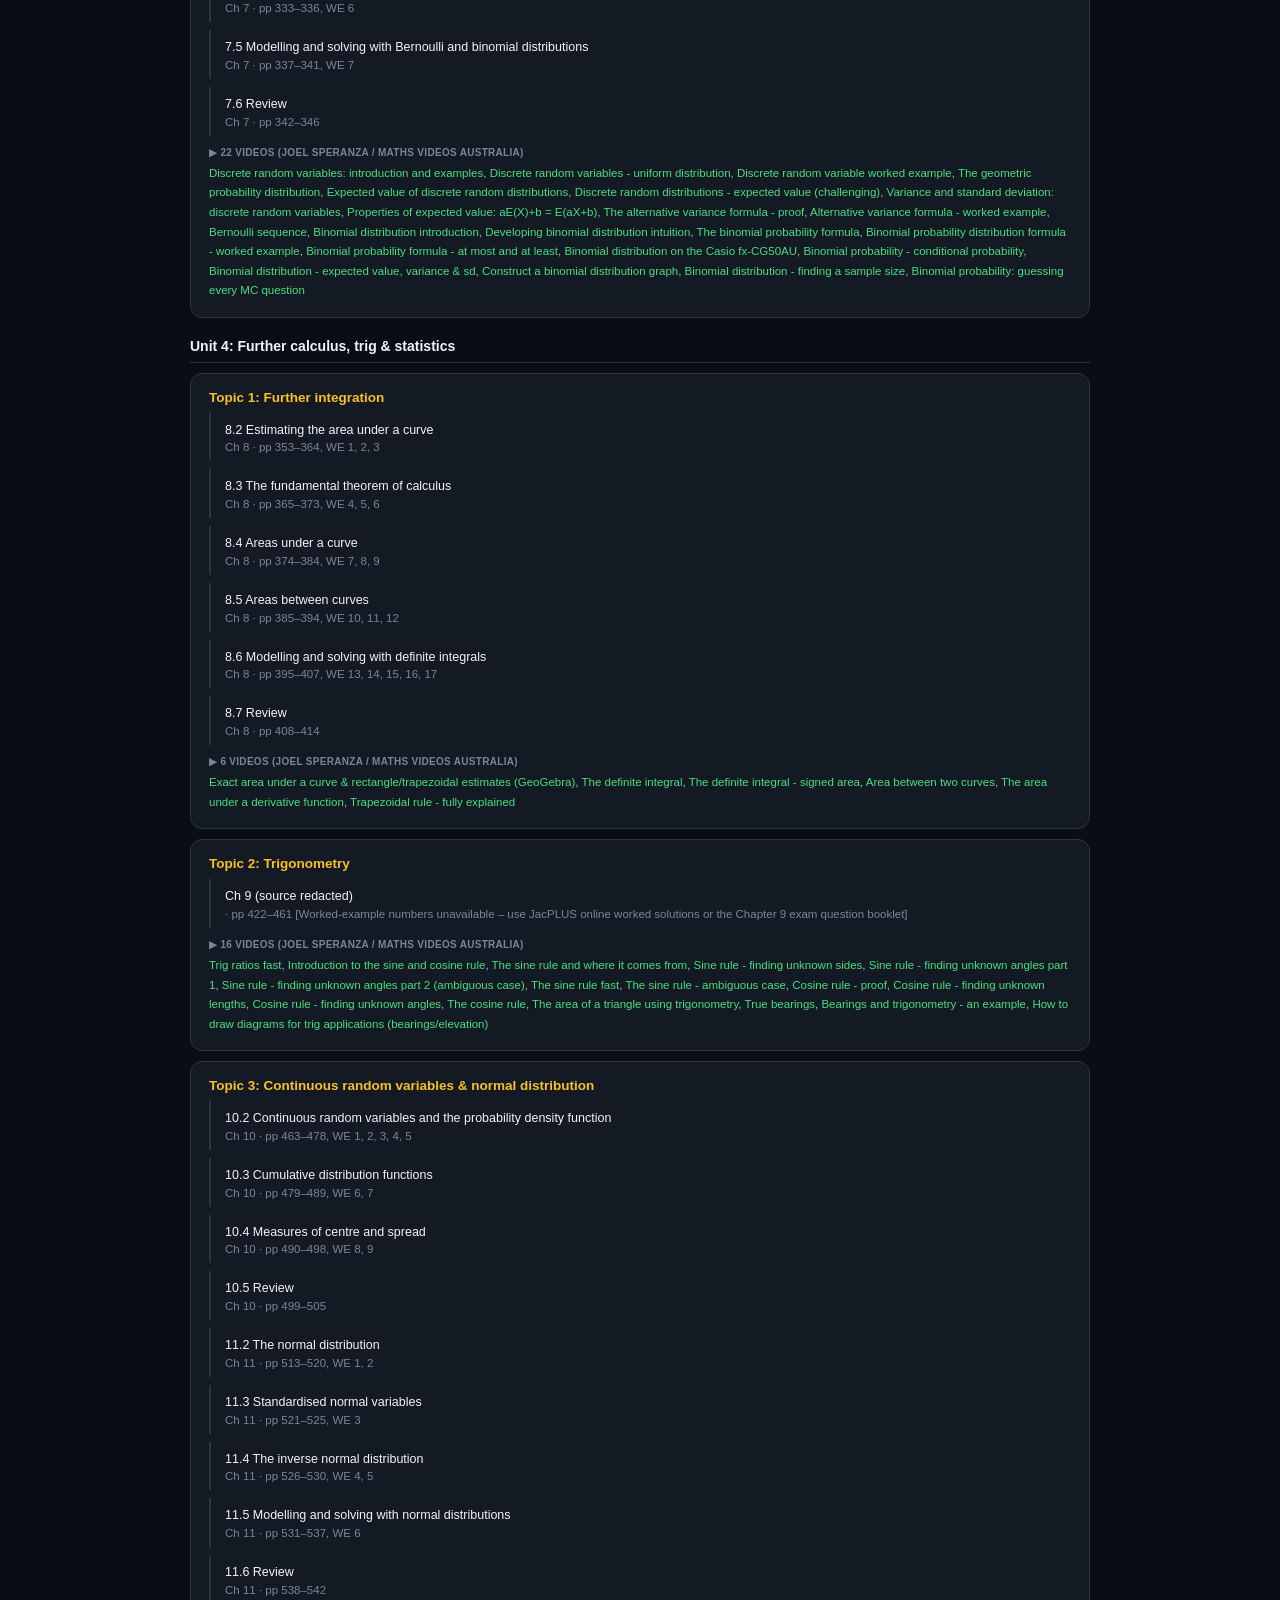
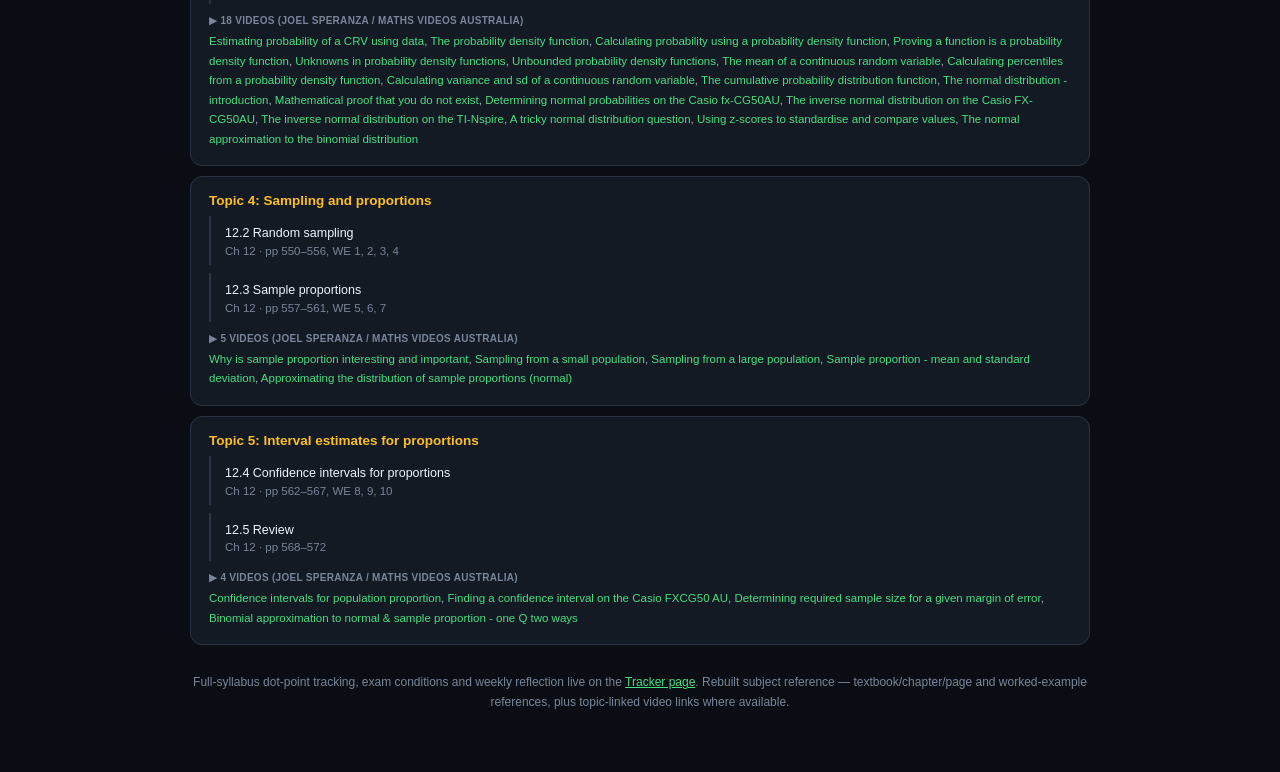
<file: scratch/subjects/mathematical-methods.html>
<!DOCTYPE html>
<html lang="en">
<head>
<meta charset="UTF-8">
<meta name="viewport" content="width=device-width, initial-scale=1">
<title>Mathematical Methods &mdash; Mock exam prep</title>
<style>
:root{
  --bg:#0a0e14; --card:#131a24; --card2:#1a2330; --card3:#212c3b; --border:#2a3444;
  --text:#f0f4f9; --dim:#a9b4c4; --dim2:#79869a;
  --accent:#4ade80; --accent-dim:rgba(74,222,128,.14);
}
*{box-sizing:border-box;}
body{margin:0; background:var(--bg); color:var(--text); font-family:-apple-system,BlinkMacSystemFont,"Segoe UI",Roboto,Helvetica,Arial,sans-serif; padding:32px 24px 60px;}
.wrap{max-width:900px; margin:0 auto;}
.navbar{display:flex; align-items:center; justify-content:space-between; margin-bottom:22px; flex-wrap:wrap; gap:10px;}
.brand{display:flex; align-items:center; gap:9px; font-weight:800; font-size:15px; letter-spacing:-.01em;}
.brand .sq{width:9px; height:9px; border-radius:3px; background:var(--accent); box-shadow:0 0 10px rgba(74,222,128,.6);}
.navlinks{display:flex; gap:6px; background:var(--card); border:1px solid var(--border); border-radius:11px; padding:4px;}
.navlinks a{color:var(--dim); text-decoration:none; font-size:12.5px; font-weight:600; padding:8px 14px; border-radius:8px; transition:background .15s, color .15s;}
.navlinks a:hover{color:var(--text); background:var(--card2);}
.navlinks a.active{color:var(--bg); background:var(--accent);}
.subjectnav{display:flex; gap:6px; flex-wrap:wrap; margin-bottom:22px;}
.subjectnav a{color:var(--dim); text-decoration:none; font-size:11.5px; font-weight:600; padding:6px 12px; border-radius:999px; border:1px solid var(--border); background:var(--card);}
.subjectnav a.active{color:var(--bg); background:var(--c); border-color:var(--c);}
.subjectnav a:hover{border-color:var(--dim2);}
.hero{background:var(--card); border:1px solid var(--border); border-left:4px solid var(--c); border-radius:14px; padding:22px; margin-bottom:20px;}
.hero h1{margin:0 0 6px; font-size:24px; letter-spacing:-.01em; color:var(--c);}
.hero .meta{color:var(--dim); font-size:13px; line-height:1.6;}
.hero .weight{display:inline-block; background:color-mix(in srgb, var(--c) 18%, transparent); color:var(--c); border-radius:999px; padding:3px 11px; font-size:11.5px; font-weight:700; margin-top:8px;}
.freq{background:var(--card); border:1px solid var(--border); border-radius:14px; padding:18px 20px; margin-bottom:20px;}
.freq h2{font-size:13px; margin:0 0 12px; color:var(--dim); text-transform:uppercase; letter-spacing:.04em;}
.freq-item{margin-bottom:9px;}
.freq-item:last-child{margin-bottom:0;}
.freq-top{display:flex; justify-content:space-between; gap:8px; font-size:12.5px; margin-bottom:4px;}
.freq-top .fn{color:var(--text);}
.freq-top .fp{color:var(--dim); font-weight:700;}
.freq-bar-track{height:6px; background:var(--border); border-radius:99px; overflow:hidden;}
.freq-bar-fill{height:100%; border-radius:99px; background:var(--c);}
.unit{margin-bottom:20px;}
.unit h2{font-size:14px; font-weight:700; color:var(--text); margin:0 0 10px; padding-bottom:8px; border-bottom:1px solid var(--border);}
.topic{background:var(--card); border:1px solid var(--border); border-radius:12px; padding:16px 18px; margin-bottom:10px;}
.topic h3{margin:0 0 4px; font-size:13.5px; color:var(--c);}
.topic .pct{float:right; color:var(--dim2); font-size:11px; font-weight:700;}
.lesson{padding:8px 0 8px 14px; border-left:2px solid var(--border); margin-top:8px; font-size:12.5px; color:var(--dim);}
.lesson .ll{color:var(--text); line-height:1.5;}
.lesson .meta2{color:var(--dim2); font-size:11.5px; margin-top:2px;}
.video-links{font-size:11.5px; line-height:1.7; color:var(--dim); margin:8px 0 0;}
.video-links .vlabel{font-weight:700; color:var(--dim2); text-transform:uppercase; letter-spacing:.03em; font-size:10px; display:block; margin-bottom:3px;}
.video-links a{color:var(--accent); text-decoration:none;}
.video-links a:hover{text-decoration:underline;}
.subjects-grid{display:grid; grid-template-columns:repeat(3,1fr); gap:14px;}
.subj-card{background:var(--card); border:1px solid var(--border); border-left:4px solid var(--c); border-radius:12px; padding:16px; text-decoration:none; transition:transform .15s, border-color .15s; display:block;}
.subj-card:hover{transform:translateY(-2px); border-color:var(--dim2);}
.subj-card .name{font-size:14px; font-weight:700; color:var(--c); margin-bottom:6px;}
.subj-card .meta{font-size:11.5px; color:var(--dim); line-height:1.5;}
footer{color:var(--dim2); font-size:12px; text-align:center; margin-top:28px; line-height:1.6;}
footer a{color:var(--accent);}
@media(max-width:820px){ .subjects-grid{grid-template-columns:repeat(2,1fr);} }
@media(max-width:520px){ .subjects-grid{grid-template-columns:1fr;} }
</style>
</head>
<body>
<div class="wrap" style="--c:#fbbf24;">
<div class="navbar">
    <div class="brand"><span class="sq"></span>Mock exam prep</div>
    <div class="navlinks">
      <a href="https://exam-dashboard-silk.vercel.app/">Dashboard</a>
      <a href="https://mock-exam-tracker.vercel.app/">Tracker</a>
      <a href="index.html" class="active">Subjects</a>
      <a href="https://exam-planner-alpha.vercel.app/">Planner</a>
    </div>
  </div>
<div class="subjectnav"><a href="literature.html">Literature</a><a href="physics.html">Physics</a><a href="mathematical-methods.html" class="active" style="--c:#fbbf24;">Mathematical Methods</a><a href="specialist-mathematics.html">Specialist Mathematics</a><a href="physical-education.html">Physical Education</a><a href="music.html">Music</a></div>
<div class="hero" style="--c:#fbbf24;">
  <h1>Mathematical Methods</h1>
  <div class="meta">2 papers - 5 min perusal, 90 min each. Paper 1 tech-free.</div>
  <div class="weight">50% of final exam mark</div>
</div>
<div class="freq"><h2>Exam-frequency &mdash; % of 2020&ndash;2025 past-exam questions per topic</h2><div class="freq-item"><div class="freq-top"><span class="fn">Further applications of differentiation</span><span class="fp">19%</span></div><div class="freq-bar-track"><span class="freq-bar-fill" style="width:100%;"></span></div></div><div class="freq-item"><div class="freq-top"><span class="fn">Continuous random variables &amp; normal distribution</span><span class="fp">13%</span></div><div class="freq-bar-track"><span class="freq-bar-fill" style="width:68%;"></span></div></div><div class="freq-item"><div class="freq-top"><span class="fn">Introduction to integration</span><span class="fp">12%</span></div><div class="freq-bar-track"><span class="freq-bar-fill" style="width:63%;"></span></div></div><div class="freq-item"><div class="freq-top"><span class="fn">Further integration</span><span class="fp">11%</span></div><div class="freq-bar-track"><span class="freq-bar-fill" style="width:58%;"></span></div></div><div class="freq-item"><div class="freq-top"><span class="fn">Differentiation of exponential &amp; logarithmic functions</span><span class="fp">10%</span></div><div class="freq-bar-track"><span class="freq-bar-fill" style="width:53%;"></span></div></div></div>
<div class="unit"><h2>Unit 3: Further calculus &amp; intro to statistics</h2><div class="topic"><h3>Topic 1: Differentiation of exponential &amp; logarithmic functions</h3><div class="lesson"><div class="ll">1.2 Limits</div><div class="meta2">Ch 1 &middot; pp 5–10, WE 1, 2, 3</div></div><div class="lesson"><div class="ll">1.3 The exponential function</div><div class="meta2">Ch 1 &middot; pp 11–19, WE 4, 5, 6, 7, 8</div></div><div class="lesson"><div class="ll">1.4 Differentiation of exponential functions</div><div class="meta2">Ch 1 &middot; pp 20–24, WE 9, 10, 11, 12</div></div><div class="lesson"><div class="ll">1.5 The logarithmic function</div><div class="meta2">Ch 1 &middot; pp 25–33, WE 13, 14, 15</div></div><div class="lesson"><div class="ll">1.6 Solving equations</div><div class="meta2">Ch 1 &middot; pp 34–38, WE 16, 17, 18, 19</div></div><div class="lesson"><div class="ll">1.7 Differentiation of logarithmic functions</div><div class="meta2">Ch 1 &middot; pp 39–43, WE 20, 21</div></div><div class="lesson"><div class="ll">1.8 Modelling and solving with exponential and logarithmic functions</div><div class="meta2">Ch 1 &middot; pp 44–55, WE 22, 23, 24, 25</div></div><div class="lesson"><div class="ll">1.9 Review</div><div class="meta2">Ch 1 &middot; pp 56–60</div></div><div class="video-links"><span class="vlabel">&#9654; 10 videos (Joel Speranza / Maths Videos Australia)</span><a href="https://www.youtube.com/watch?v=CnoV-ZHNcJ4" target="_blank" rel="noopener">Derivatives of exponential functions - An introduction</a>, <a href="https://www.youtube.com/watch?v=YFQpetGnGks" target="_blank" rel="noopener">Derivatives of exponential functions - Simple rules</a>, <a href="https://www.youtube.com/watch?v=jIM9jHgTDso" target="_blank" rel="noopener">Applications of derivatives of exponential functions</a>, <a href="https://www.youtube.com/watch?v=aQXU_ibiU98" target="_blank" rel="noopener">Derivatives of exponential, logarithmic and trig functions</a>, <a href="https://www.youtube.com/watch?v=gvBO4ZiuMd4" target="_blank" rel="noopener">Exponential models using e</a>, <a href="https://www.youtube.com/watch?v=C1VCMfGEi2Q" target="_blank" rel="noopener">Solving equations involving natural log</a>, <a href="https://www.youtube.com/watch?v=V553m9SAGgk" target="_blank" rel="noopener">e to the power of ln(x)</a>, <a href="https://www.youtube.com/watch?v=bx6UDR3T7YQ" target="_blank" rel="noopener">Derivatives of logarithmic functions - Introduction</a>, <a href="https://www.youtube.com/watch?v=k7Aisq8M89Y" target="_blank" rel="noopener">Derivatives of logarithmic functions - Simple rules</a>, <a href="https://www.youtube.com/watch?v=CWUktb548a0" target="_blank" rel="noopener">Logarithmic modelling - 3 quick examples</a></div></div><div class="topic"><h3>Topic 2: Differentiation of trig functions &amp; differentiation rules</h3><div class="lesson"><div class="ll">2.4 Differentiation of trigonometric functions</div><div class="meta2">Ch 2 &middot; pp 97–103, WE 10, 11, 12</div></div><div class="lesson"><div class="ll">2.5 Modelling and solving with trigonometric functions</div><div class="meta2">Ch 2 &middot; pp 104–115, WE 13, 14</div></div><div class="lesson"><div class="ll">2.6 Review</div><div class="meta2">Ch 2 &middot; pp 116–120</div></div><div class="lesson"><div class="ll">3.2 The chain rule</div><div class="meta2">Ch 3 &middot; pp 131–138, WE 1, 2, 3, 4</div></div><div class="lesson"><div class="ll">3.3 The product rule</div><div class="meta2">Ch 3 &middot; pp 139–143, WE 5, 6, 7</div></div><div class="lesson"><div class="ll">3.4 The quotient rule</div><div class="meta2">Ch 3 &middot; pp 144–149, WE 8, 9, 10</div></div><div class="lesson"><div class="ll">3.5 Modelling and solving using the differentiation rules</div><div class="meta2">Ch 3 &middot; pp 150–165, WE 11, 12, 13, 14, 15, 16, 17</div></div><div class="lesson"><div class="ll">3.6 Review</div><div class="meta2">Ch 3 &middot; pp 166–171</div></div><div class="video-links"><span class="vlabel">&#9654; 5 videos (Joel Speranza / Maths Videos Australia)</span><a href="https://www.youtube.com/watch?v=aQXU_ibiU98" target="_blank" rel="noopener">Derivatives of exponential, logarithmic and trig functions</a>, <a href="https://www.youtube.com/watch?v=qQ1ISPIrurY" target="_blank" rel="noopener">Derivatives of periodic functions - Applications 1</a>, <a href="https://www.youtube.com/watch?v=f_HPieXhnpw" target="_blank" rel="noopener">Derivatives of periodic functions - Applications 2</a>, <a href="https://www.youtube.com/watch?v=Xt99tu7a_xg" target="_blank" rel="noopener">The chain rule revisited</a>, <a href="https://www.youtube.com/watch?v=o91UecsXULs" target="_blank" rel="noopener">The product rule revisited</a></div></div><div class="topic"><h3>Topic 3: Further applications of differentiation</h3><div class="lesson"><div class="ll">4.2 Second derivatives</div><div class="meta2">Ch 4 &middot; pp 179–184, WE 1, 2, 3, 4</div></div><div class="lesson"><div class="ll">4.3 Concavity and points of inflection</div><div class="meta2">Ch 4 &middot; pp 185–190, WE 5, 6, 7</div></div><div class="lesson"><div class="ll">4.4 Curve sketching</div><div class="meta2">Ch 4 &middot; pp 191–200, WE 8, 9, 10</div></div><div class="lesson"><div class="ll">4.5 Modelling and solving optimisation problems</div><div class="meta2">Ch 4 &middot; pp 201–207, WE 11, 12</div></div><div class="lesson"><div class="ll">4.6 Review</div><div class="meta2">Ch 4 &middot; pp 208–212</div></div><div class="video-links"><span class="vlabel">&#9654; 19 videos (Joel Speranza / Maths Videos Australia)</span><a href="https://www.youtube.com/watch?v=DZLq9Z82B5A" target="_blank" rel="noopener">Joining two functions so gradients match: Part 1 (PSMT prep)</a>, <a href="https://www.youtube.com/watch?v=0i9EdXyI4kw" target="_blank" rel="noopener">Joining two functions so gradients match: Part 2 (PSMT prep)</a>, <a href="https://www.youtube.com/watch?v=XdoU9rTc3Pc" target="_blank" rel="noopener">Average vs instantaneous rates of change</a>, <a href="https://www.youtube.com/watch?v=wMT7-1Pdmuk" target="_blank" rel="noopener">Rates of change application</a>, <a href="https://www.youtube.com/watch?v=QouC6D4efV0" target="_blank" rel="noopener">Motion in a straight line - an application of rates</a>, <a href="https://www.youtube.com/watch?v=dON8bqPSRB4" target="_blank" rel="noopener">Motion in a straight line - acceleration recap</a>, <a href="https://www.youtube.com/watch?v=EZrzfiefulg" target="_blank" rel="noopener">Finding stationary points</a>, <a href="https://www.youtube.com/watch?v=1mMn_ep1Qn4" target="_blank" rel="noopener">Nature of stationary points</a>, <a href="https://www.youtube.com/watch?v=d03ZHkY5w4c" target="_blank" rel="noopener">Sketching the derivative function from a picture</a>, <a href="https://www.youtube.com/watch?v=yuDfxgLFGo0" target="_blank" rel="noopener">Concave up and concave down Part 1: 2 useful definitions</a>, <a href="https://www.youtube.com/watch?v=rbdTlMwZ2JI" target="_blank" rel="noopener">Concave up and concave down Part 2: a more useful definition</a>, <a href="https://www.youtube.com/watch?v=GXha2zENIdQ" target="_blank" rel="noopener">Concavity and the second derivative</a>, <a href="https://www.youtube.com/watch?v=8ddkoXSmzqk" target="_blank" rel="noopener">Points of inflection and the 2nd derivative</a>, <a href="https://www.youtube.com/watch?v=bA3yDs3azqs" target="_blank" rel="noopener">The 2nd derivative test</a>, <a href="https://www.youtube.com/watch?v=hUrdDWnCRYg" target="_blank" rel="noopener">Sketching functions with 2nd derivative &amp; points of inflection</a>, <a href="https://www.youtube.com/watch?v=9HkvFrF4FkA" target="_blank" rel="noopener">Introduction to kinematics</a>, <a href="https://www.youtube.com/watch?v=vYQYmnW3laU" target="_blank" rel="noopener">Optimisation when the function is unknown</a>, <a href="https://www.youtube.com/watch?v=balgIIlDH3I" target="_blank" rel="noopener">A fun optimisation question</a>, <a href="https://www.youtube.com/watch?v=uEod7b3vhnA" target="_blank" rel="noopener">Optimisation: optimising profit</a></div></div><div class="topic"><h3>Topic 4: Introduction to integration</h3><div class="lesson"><div class="ll">5.2 Anti-differentiation of rational functions</div><div class="meta2">Ch 5 &middot; pp 221–227, WE 1, 2, 3, 4</div></div><div class="lesson"><div class="ll">5.3 Anti-differentiation of exponential functions</div><div class="meta2">Ch 5 &middot; pp 228–231, WE 5, 6</div></div><div class="lesson"><div class="ll">5.4 Anti-differentiation of logarithmic functions</div><div class="meta2">Ch 5 &middot; pp 232–235, WE 7, 8</div></div><div class="lesson"><div class="ll">5.5 Anti-differentiation of trigonometric functions</div><div class="meta2">Ch 5 &middot; pp 236–239, WE 9, 10, 11</div></div><div class="lesson"><div class="ll">5.6 Further integration</div><div class="meta2">Ch 5 &middot; pp 240–246, WE 12, 13, 14, 15, 16</div></div><div class="lesson"><div class="ll">5.7 Modelling and solving using indefinite integrals</div><div class="meta2">Ch 5 &middot; pp 247–254, WE 17, 18, 19</div></div><div class="lesson"><div class="ll">5.8 Review</div><div class="meta2">Ch 5 &middot; pp 255–259</div></div><div class="video-links"><span class="vlabel">&#9654; 8 videos (Joel Speranza / Maths Videos Australia)</span><a href="https://www.youtube.com/watch?v=xpYC11wlxxM" target="_blank" rel="noopener">Intro to integration and integrating polynomials</a>, <a href="https://www.youtube.com/watch?v=a7OstDCRpmM" target="_blank" rel="noopener">Integration - a little bit of theory</a>, <a href="https://www.youtube.com/watch?v=sNyi7KO3rdA" target="_blank" rel="noopener">Integration - finding the c value</a>, <a href="https://www.youtube.com/watch?v=JonfZoEfWcA" target="_blank" rel="noopener">Integration - the reverse chain rule</a>, <a href="https://www.youtube.com/watch?v=wguTt7rBysc" target="_blank" rel="noopener">Integration resulting in a logarithm</a>, <a href="https://www.youtube.com/watch?v=CT5VtM8vsmk" target="_blank" rel="noopener">Integration - integral of exponentials</a>, <a href="https://www.youtube.com/watch?v=7vy5s0vvNlM" target="_blank" rel="noopener">Integration by recognition (updated)</a>, <a href="https://www.youtube.com/watch?v=LUNLbp8KJIY" target="_blank" rel="noopener">Applications of integration in motion questions</a></div></div><div class="topic"><h3>Topic 5: Discrete random variables</h3><div class="lesson"><div class="ll">6.2 Discrete random variables</div><div class="meta2">Ch 6 &middot; pp 267–278, WE 1, 2, 3, 4, 5, 6, 7, 8</div></div><div class="lesson"><div class="ll">6.3 Expected values</div><div class="meta2">Ch 6 &middot; pp 279–288, WE 9, 10, 11, 12, 13, 14</div></div><div class="lesson"><div class="ll">6.4 Variance and standard deviation</div><div class="meta2">Ch 6 &middot; pp 289–297, WE 15, 16</div></div><div class="lesson"><div class="ll">6.5 Modelling and solving with discrete random variables</div><div class="meta2">Ch 6 &middot; pp 298–303, WE 17</div></div><div class="lesson"><div class="ll">6.6 Review</div><div class="meta2">Ch 6 &middot; pp 304–309</div></div><div class="lesson"><div class="ll">7.2 Bernoulli distributions</div><div class="meta2">Ch 7 &middot; pp 317–322, WE 1, 2</div></div><div class="lesson"><div class="ll">7.3 Binomial distributions</div><div class="meta2">Ch 7 &middot; pp 323–332, WE 3, 4, 5</div></div><div class="lesson"><div class="ll">7.4 The mean and variance of a binomial distribution</div><div class="meta2">Ch 7 &middot; pp 333–336, WE 6</div></div><div class="lesson"><div class="ll">7.5 Modelling and solving with Bernoulli and binomial distributions</div><div class="meta2">Ch 7 &middot; pp 337–341, WE 7</div></div><div class="lesson"><div class="ll">7.6 Review</div><div class="meta2">Ch 7 &middot; pp 342–346</div></div><div class="video-links"><span class="vlabel">&#9654; 22 videos (Joel Speranza / Maths Videos Australia)</span><a href="https://www.youtube.com/watch?v=IxozOkJT0N8" target="_blank" rel="noopener">Discrete random variables: introduction and examples</a>, <a href="https://www.youtube.com/watch?v=xRNCmCCR5po" target="_blank" rel="noopener">Discrete random variables - uniform distribution</a>, <a href="https://www.youtube.com/watch?v=LvANa5sFpXA" target="_blank" rel="noopener">Discrete random variable worked example</a>, <a href="https://www.youtube.com/watch?v=DjPsm8XncCk" target="_blank" rel="noopener">The geometric probability distribution</a>, <a href="https://www.youtube.com/watch?v=nvHQodl8i0g" target="_blank" rel="noopener">Expected value of discrete random distributions</a>, <a href="https://www.youtube.com/watch?v=ZNPJolIXkpc" target="_blank" rel="noopener">Discrete random distributions - expected value (challenging)</a>, <a href="https://www.youtube.com/watch?v=c76XUgffeQg" target="_blank" rel="noopener">Variance and standard deviation: discrete random variables</a>, <a href="https://www.youtube.com/watch?v=fhaVdzxB4P4" target="_blank" rel="noopener">Properties of expected value: aE(X)+b = E(aX+b)</a>, <a href="https://www.youtube.com/watch?v=BX0Hmfc2s-s" target="_blank" rel="noopener">The alternative variance formula - proof</a>, <a href="https://www.youtube.com/watch?v=ZfFxKPESfjw" target="_blank" rel="noopener">Alternative variance formula - worked example</a>, <a href="https://www.youtube.com/watch?v=v-hQhVvvxv4" target="_blank" rel="noopener">Bernoulli sequence</a>, <a href="https://www.youtube.com/watch?v=Vk5cJLUKHrc" target="_blank" rel="noopener">Binomial distribution introduction</a>, <a href="https://www.youtube.com/watch?v=DRB5eK3K_s0" target="_blank" rel="noopener">Developing binomial distribution intuition</a>, <a href="https://www.youtube.com/watch?v=mkW4i0AtXAY" target="_blank" rel="noopener">The binomial probability formula</a>, <a href="https://www.youtube.com/watch?v=s5WVzhibymQ" target="_blank" rel="noopener">Binomial probability distribution formula - worked example</a>, <a href="https://www.youtube.com/watch?v=fFMyCKxdzLg" target="_blank" rel="noopener">Binomial probability formula - at most and at least</a>, <a href="https://www.youtube.com/watch?v=VCHZyE2TiLE" target="_blank" rel="noopener">Binomial distribution on the Casio fx-CG50AU</a>, <a href="https://www.youtube.com/watch?v=rvZ00NzgNBw" target="_blank" rel="noopener">Binomial probability - conditional probability</a>, <a href="https://www.youtube.com/watch?v=WAreb1hMfZE" target="_blank" rel="noopener">Binomial distribution - expected value, variance &amp; sd</a>, <a href="https://www.youtube.com/watch?v=QYqSGPyHUgs" target="_blank" rel="noopener">Construct a binomial distribution graph</a>, <a href="https://www.youtube.com/watch?v=RvHX_MuXFT0" target="_blank" rel="noopener">Binomial distribution - finding a sample size</a>, <a href="https://www.youtube.com/watch?v=nwuIedtiqhw" target="_blank" rel="noopener">Binomial probability: guessing every MC question</a></div></div></div><div class="unit"><h2>Unit 4: Further calculus, trig &amp; statistics</h2><div class="topic"><h3>Topic 1: Further integration</h3><div class="lesson"><div class="ll">8.2 Estimating the area under a curve</div><div class="meta2">Ch 8 &middot; pp 353–364, WE 1, 2, 3</div></div><div class="lesson"><div class="ll">8.3 The fundamental theorem of calculus</div><div class="meta2">Ch 8 &middot; pp 365–373, WE 4, 5, 6</div></div><div class="lesson"><div class="ll">8.4 Areas under a curve</div><div class="meta2">Ch 8 &middot; pp 374–384, WE 7, 8, 9</div></div><div class="lesson"><div class="ll">8.5 Areas between curves</div><div class="meta2">Ch 8 &middot; pp 385–394, WE 10, 11, 12</div></div><div class="lesson"><div class="ll">8.6 Modelling and solving with definite integrals</div><div class="meta2">Ch 8 &middot; pp 395–407, WE 13, 14, 15, 16, 17</div></div><div class="lesson"><div class="ll">8.7 Review</div><div class="meta2">Ch 8 &middot; pp 408–414</div></div><div class="video-links"><span class="vlabel">&#9654; 6 videos (Joel Speranza / Maths Videos Australia)</span><a href="https://www.youtube.com/watch?v=HgAYsljpeTw" target="_blank" rel="noopener">Exact area under a curve &amp; rectangle/trapezoidal estimates (GeoGebra)</a>, <a href="https://www.youtube.com/watch?v=-qgmqin_LLw" target="_blank" rel="noopener">The definite integral</a>, <a href="https://www.youtube.com/watch?v=U1Clh4CwnRQ" target="_blank" rel="noopener">The definite integral - signed area</a>, <a href="https://www.youtube.com/watch?v=hdVgBGx3gcg" target="_blank" rel="noopener">Area between two curves</a>, <a href="https://www.youtube.com/watch?v=5DpFEdU3a70" target="_blank" rel="noopener">The area under a derivative function</a>, <a href="https://www.youtube.com/watch?v=LuSep-DFhIA" target="_blank" rel="noopener">Trapezoidal rule - fully explained</a></div></div><div class="topic"><h3>Topic 2: Trigonometry</h3><div class="lesson"><div class="ll">Ch 9 (source redacted)</div><div class="meta2"> &middot; pp 422–461 [Worked-example numbers unavailable – use JacPLUS online worked solutions or the Chapter 9 exam question booklet]</div></div><div class="video-links"><span class="vlabel">&#9654; 16 videos (Joel Speranza / Maths Videos Australia)</span><a href="https://www.youtube.com/watch?v=L2vs4mmZty0" target="_blank" rel="noopener">Trig ratios fast</a>, <a href="https://www.youtube.com/watch?v=oY7cB-6ahbc" target="_blank" rel="noopener">Introduction to the sine and cosine rule</a>, <a href="https://www.youtube.com/watch?v=q7pAwkMkE7A" target="_blank" rel="noopener">The sine rule and where it comes from</a>, <a href="https://www.youtube.com/watch?v=kn2Q0Qf26-s" target="_blank" rel="noopener">Sine rule - finding unknown sides</a>, <a href="https://www.youtube.com/watch?v=lB3iuIBQixc" target="_blank" rel="noopener">Sine rule - finding unknown angles part 1</a>, <a href="https://www.youtube.com/watch?v=pIzhsbW-SZM" target="_blank" rel="noopener">Sine rule - finding unknown angles part 2 (ambiguous case)</a>, <a href="https://www.youtube.com/watch?v=pjP0TF2sDBk" target="_blank" rel="noopener">The sine rule fast</a>, <a href="https://www.youtube.com/watch?v=ZdHIKpZRGZA" target="_blank" rel="noopener">The sine rule - ambiguous case</a>, <a href="https://www.youtube.com/watch?v=MVL1y9vtTqg" target="_blank" rel="noopener">Cosine rule - proof</a>, <a href="https://www.youtube.com/watch?v=J9td5k-Nu2c" target="_blank" rel="noopener">Cosine rule - finding unknown lengths</a>, <a href="https://www.youtube.com/watch?v=wbh1T5OhOxw" target="_blank" rel="noopener">Cosine rule - finding unknown angles</a>, <a href="https://www.youtube.com/watch?v=kXXmADxErHY" target="_blank" rel="noopener">The cosine rule</a>, <a href="https://www.youtube.com/watch?v=JuB6DNAj8q8" target="_blank" rel="noopener">The area of a triangle using trigonometry</a>, <a href="https://www.youtube.com/watch?v=FupuhWO0TIQ" target="_blank" rel="noopener">True bearings</a>, <a href="https://www.youtube.com/watch?v=FjLV2ZtGKvI" target="_blank" rel="noopener">Bearings and trigonometry - an example</a>, <a href="https://www.youtube.com/watch?v=-bmhmnLLcWI" target="_blank" rel="noopener">How to draw diagrams for trig applications (bearings/elevation)</a></div></div><div class="topic"><h3>Topic 3: Continuous random variables &amp; normal distribution</h3><div class="lesson"><div class="ll">10.2 Continuous random variables and the probability density function</div><div class="meta2">Ch 10 &middot; pp 463–478, WE 1, 2, 3, 4, 5</div></div><div class="lesson"><div class="ll">10.3 Cumulative distribution functions</div><div class="meta2">Ch 10 &middot; pp 479–489, WE 6, 7</div></div><div class="lesson"><div class="ll">10.4 Measures of centre and spread</div><div class="meta2">Ch 10 &middot; pp 490–498, WE 8, 9</div></div><div class="lesson"><div class="ll">10.5 Review</div><div class="meta2">Ch 10 &middot; pp 499–505</div></div><div class="lesson"><div class="ll">11.2 The normal distribution</div><div class="meta2">Ch 11 &middot; pp 513–520, WE 1, 2</div></div><div class="lesson"><div class="ll">11.3 Standardised normal variables</div><div class="meta2">Ch 11 &middot; pp 521–525, WE 3</div></div><div class="lesson"><div class="ll">11.4 The inverse normal distribution</div><div class="meta2">Ch 11 &middot; pp 526–530, WE 4, 5</div></div><div class="lesson"><div class="ll">11.5 Modelling and solving with normal distributions</div><div class="meta2">Ch 11 &middot; pp 531–537, WE 6</div></div><div class="lesson"><div class="ll">11.6 Review</div><div class="meta2">Ch 11 &middot; pp 538–542</div></div><div class="video-links"><span class="vlabel">&#9654; 18 videos (Joel Speranza / Maths Videos Australia)</span><a href="https://www.youtube.com/watch?v=zk1RF_8j-3U" target="_blank" rel="noopener">Estimating probability of a CRV using data</a>, <a href="https://www.youtube.com/watch?v=3cx5uOXIbj0" target="_blank" rel="noopener">The probability density function</a>, <a href="https://www.youtube.com/watch?v=fol6lktcmAA" target="_blank" rel="noopener">Calculating probability using a probability density function</a>, <a href="https://www.youtube.com/watch?v=03RU_yd2qPQ" target="_blank" rel="noopener">Proving a function is a probability density function</a>, <a href="https://www.youtube.com/watch?v=07IcZaHY-nI" target="_blank" rel="noopener">Unknowns in probability density functions</a>, <a href="https://www.youtube.com/watch?v=bM9LuSByYMg" target="_blank" rel="noopener">Unbounded probability density functions</a>, <a href="https://www.youtube.com/watch?v=2u_tt6mChaI" target="_blank" rel="noopener">The mean of a continuous random variable</a>, <a href="https://www.youtube.com/watch?v=bvur5uHN2hQ" target="_blank" rel="noopener">Calculating percentiles from a probability density function</a>, <a href="https://www.youtube.com/watch?v=CRGZ_q67YOQ" target="_blank" rel="noopener">Calculating variance and sd of a continuous random variable</a>, <a href="https://www.youtube.com/watch?v=6GVinzsZPvA" target="_blank" rel="noopener">The cumulative probability distribution function</a>, <a href="https://www.youtube.com/watch?v=QDhTWE63TsY" target="_blank" rel="noopener">The normal distribution - introduction</a>, <a href="https://www.youtube.com/watch?v=4aWnvHpnPTw" target="_blank" rel="noopener">Mathematical proof that you do not exist</a>, <a href="https://www.youtube.com/watch?v=yCua9CKXT0c" target="_blank" rel="noopener">Determining normal probabilities on the Casio fx-CG50AU</a>, <a href="https://www.youtube.com/watch?v=0n44KNkDzS0" target="_blank" rel="noopener">The inverse normal distribution on the Casio FX-CG50AU</a>, <a href="https://www.youtube.com/watch?v=rml5et6iHW4" target="_blank" rel="noopener">The inverse normal distribution on the TI-Nspire</a>, <a href="https://www.youtube.com/watch?v=r86hnBJn0ps" target="_blank" rel="noopener">A tricky normal distribution question</a>, <a href="https://www.youtube.com/watch?v=krBopVGckNY" target="_blank" rel="noopener">Using z-scores to standardise and compare values</a>, <a href="https://www.youtube.com/watch?v=ViiMtoE07GY" target="_blank" rel="noopener">The normal approximation to the binomial distribution</a></div></div><div class="topic"><h3>Topic 4: Sampling and proportions</h3><div class="lesson"><div class="ll">12.2 Random sampling</div><div class="meta2">Ch 12 &middot; pp 550–556, WE 1, 2, 3, 4</div></div><div class="lesson"><div class="ll">12.3 Sample proportions</div><div class="meta2">Ch 12 &middot; pp 557–561, WE 5, 6, 7</div></div><div class="video-links"><span class="vlabel">&#9654; 5 videos (Joel Speranza / Maths Videos Australia)</span><a href="https://www.youtube.com/watch?v=aja3ANo8pjA" target="_blank" rel="noopener">Why is sample proportion interesting and important</a>, <a href="https://www.youtube.com/watch?v=niYT-nTjYxQ" target="_blank" rel="noopener">Sampling from a small population</a>, <a href="https://www.youtube.com/watch?v=8JDTN38X6E0" target="_blank" rel="noopener">Sampling from a large population</a>, <a href="https://www.youtube.com/watch?v=SlQM-KdlvE8" target="_blank" rel="noopener">Sample proportion - mean and standard deviation</a>, <a href="https://www.youtube.com/watch?v=WxknDFFCbGs" target="_blank" rel="noopener">Approximating the distribution of sample proportions (normal)</a></div></div><div class="topic"><h3>Topic 5: Interval estimates for proportions</h3><div class="lesson"><div class="ll">12.4 Confidence intervals for proportions</div><div class="meta2">Ch 12 &middot; pp 562–567, WE 8, 9, 10</div></div><div class="lesson"><div class="ll">12.5 Review</div><div class="meta2">Ch 12 &middot; pp 568–572</div></div><div class="video-links"><span class="vlabel">&#9654; 4 videos (Joel Speranza / Maths Videos Australia)</span><a href="https://www.youtube.com/watch?v=SU6VL5qWnwA" target="_blank" rel="noopener">Confidence intervals for population proportion</a>, <a href="https://www.youtube.com/watch?v=2oAxT-1kDFU" target="_blank" rel="noopener">Finding a confidence interval on the Casio FXCG50 AU</a>, <a href="https://www.youtube.com/watch?v=totlq2TMHHk" target="_blank" rel="noopener">Determining required sample size for a given margin of error</a>, <a href="https://www.youtube.com/watch?v=vXaYig52Bqg" target="_blank" rel="noopener">Binomial approximation to normal &amp; sample proportion - one Q two ways</a></div></div></div>
<footer>Full-syllabus dot-point tracking, exam conditions and weekly reflection live on the <a href="https://mock-exam-tracker.vercel.app/">Tracker page</a>. Rebuilt subject reference &mdash; textbook/chapter/page and worked-example references, plus topic-linked video links where available.</footer>
</div>
</body>
</html>
</file>
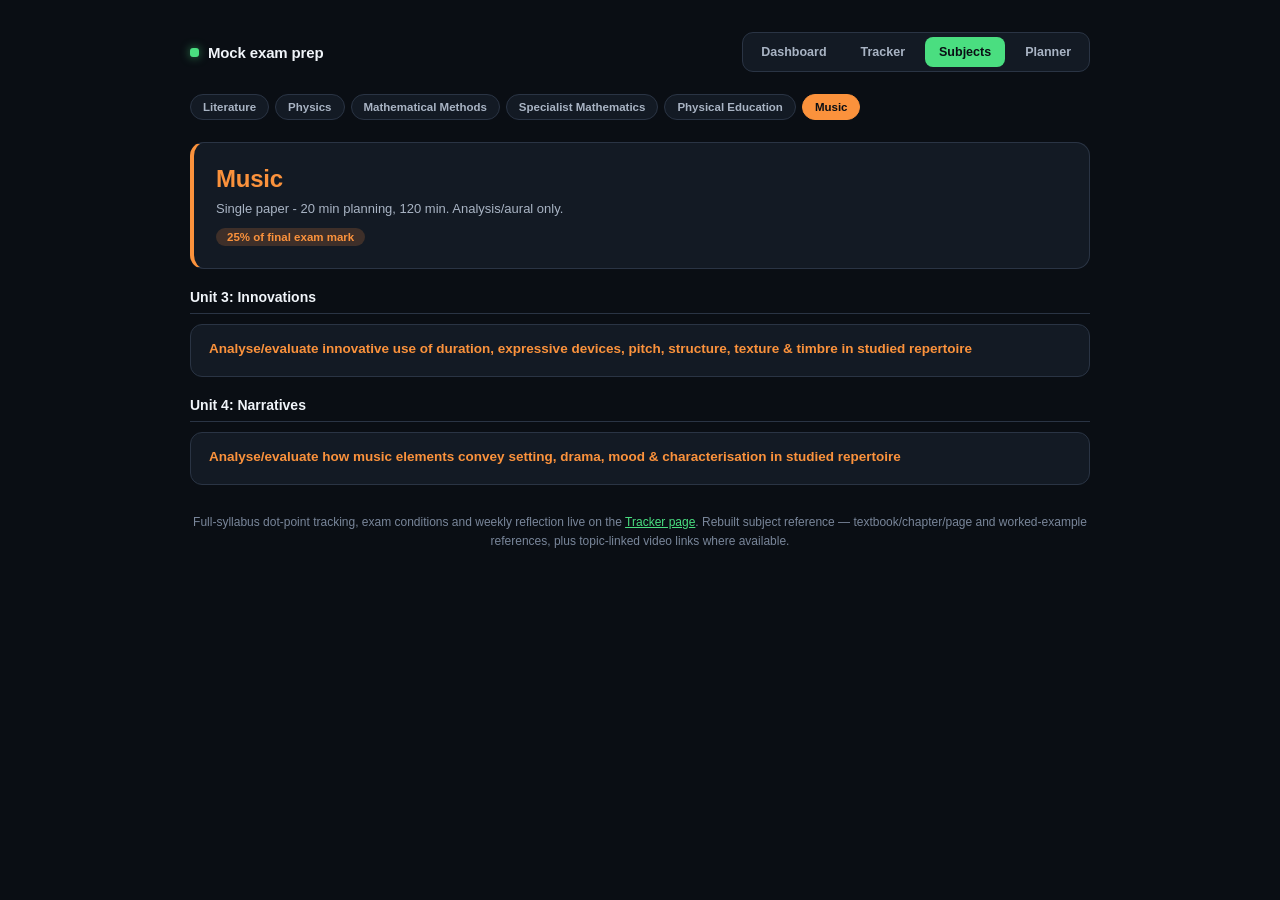
<file: scratch/subjects/music.html>
<!DOCTYPE html>
<html lang="en">
<head>
<meta charset="UTF-8">
<meta name="viewport" content="width=device-width, initial-scale=1">
<title>Music &mdash; Mock exam prep</title>
<style>
:root{
  --bg:#0a0e14; --card:#131a24; --card2:#1a2330; --card3:#212c3b; --border:#2a3444;
  --text:#f0f4f9; --dim:#a9b4c4; --dim2:#79869a;
  --accent:#4ade80; --accent-dim:rgba(74,222,128,.14);
}
*{box-sizing:border-box;}
body{margin:0; background:var(--bg); color:var(--text); font-family:-apple-system,BlinkMacSystemFont,"Segoe UI",Roboto,Helvetica,Arial,sans-serif; padding:32px 24px 60px;}
.wrap{max-width:900px; margin:0 auto;}
.navbar{display:flex; align-items:center; justify-content:space-between; margin-bottom:22px; flex-wrap:wrap; gap:10px;}
.brand{display:flex; align-items:center; gap:9px; font-weight:800; font-size:15px; letter-spacing:-.01em;}
.brand .sq{width:9px; height:9px; border-radius:3px; background:var(--accent); box-shadow:0 0 10px rgba(74,222,128,.6);}
.navlinks{display:flex; gap:6px; background:var(--card); border:1px solid var(--border); border-radius:11px; padding:4px;}
.navlinks a{color:var(--dim); text-decoration:none; font-size:12.5px; font-weight:600; padding:8px 14px; border-radius:8px; transition:background .15s, color .15s;}
.navlinks a:hover{color:var(--text); background:var(--card2);}
.navlinks a.active{color:var(--bg); background:var(--accent);}
.subjectnav{display:flex; gap:6px; flex-wrap:wrap; margin-bottom:22px;}
.subjectnav a{color:var(--dim); text-decoration:none; font-size:11.5px; font-weight:600; padding:6px 12px; border-radius:999px; border:1px solid var(--border); background:var(--card);}
.subjectnav a.active{color:var(--bg); background:var(--c); border-color:var(--c);}
.subjectnav a:hover{border-color:var(--dim2);}
.hero{background:var(--card); border:1px solid var(--border); border-left:4px solid var(--c); border-radius:14px; padding:22px; margin-bottom:20px;}
.hero h1{margin:0 0 6px; font-size:24px; letter-spacing:-.01em; color:var(--c);}
.hero .meta{color:var(--dim); font-size:13px; line-height:1.6;}
.hero .weight{display:inline-block; background:color-mix(in srgb, var(--c) 18%, transparent); color:var(--c); border-radius:999px; padding:3px 11px; font-size:11.5px; font-weight:700; margin-top:8px;}
.freq{background:var(--card); border:1px solid var(--border); border-radius:14px; padding:18px 20px; margin-bottom:20px;}
.freq h2{font-size:13px; margin:0 0 12px; color:var(--dim); text-transform:uppercase; letter-spacing:.04em;}
.freq-item{margin-bottom:9px;}
.freq-item:last-child{margin-bottom:0;}
.freq-top{display:flex; justify-content:space-between; gap:8px; font-size:12.5px; margin-bottom:4px;}
.freq-top .fn{color:var(--text);}
.freq-top .fp{color:var(--dim); font-weight:700;}
.freq-bar-track{height:6px; background:var(--border); border-radius:99px; overflow:hidden;}
.freq-bar-fill{height:100%; border-radius:99px; background:var(--c);}
.unit{margin-bottom:20px;}
.unit h2{font-size:14px; font-weight:700; color:var(--text); margin:0 0 10px; padding-bottom:8px; border-bottom:1px solid var(--border);}
.topic{background:var(--card); border:1px solid var(--border); border-radius:12px; padding:16px 18px; margin-bottom:10px;}
.topic h3{margin:0 0 4px; font-size:13.5px; color:var(--c);}
.topic .pct{float:right; color:var(--dim2); font-size:11px; font-weight:700;}
.lesson{padding:8px 0 8px 14px; border-left:2px solid var(--border); margin-top:8px; font-size:12.5px; color:var(--dim);}
.lesson .ll{color:var(--text); line-height:1.5;}
.lesson .meta2{color:var(--dim2); font-size:11.5px; margin-top:2px;}
.video-links{font-size:11.5px; line-height:1.7; color:var(--dim); margin:8px 0 0;}
.video-links .vlabel{font-weight:700; color:var(--dim2); text-transform:uppercase; letter-spacing:.03em; font-size:10px; display:block; margin-bottom:3px;}
.video-links a{color:var(--accent); text-decoration:none;}
.video-links a:hover{text-decoration:underline;}
.subjects-grid{display:grid; grid-template-columns:repeat(3,1fr); gap:14px;}
.subj-card{background:var(--card); border:1px solid var(--border); border-left:4px solid var(--c); border-radius:12px; padding:16px; text-decoration:none; transition:transform .15s, border-color .15s; display:block;}
.subj-card:hover{transform:translateY(-2px); border-color:var(--dim2);}
.subj-card .name{font-size:14px; font-weight:700; color:var(--c); margin-bottom:6px;}
.subj-card .meta{font-size:11.5px; color:var(--dim); line-height:1.5;}
footer{color:var(--dim2); font-size:12px; text-align:center; margin-top:28px; line-height:1.6;}
footer a{color:var(--accent);}
@media(max-width:820px){ .subjects-grid{grid-template-columns:repeat(2,1fr);} }
@media(max-width:520px){ .subjects-grid{grid-template-columns:1fr;} }
</style>
</head>
<body>
<div class="wrap" style="--c:#fb923c;">
<div class="navbar">
    <div class="brand"><span class="sq"></span>Mock exam prep</div>
    <div class="navlinks">
      <a href="https://exam-dashboard-silk.vercel.app/">Dashboard</a>
      <a href="https://mock-exam-tracker.vercel.app/">Tracker</a>
      <a href="index.html" class="active">Subjects</a>
      <a href="https://exam-planner-alpha.vercel.app/">Planner</a>
    </div>
  </div>
<div class="subjectnav"><a href="literature.html">Literature</a><a href="physics.html">Physics</a><a href="mathematical-methods.html">Mathematical Methods</a><a href="specialist-mathematics.html">Specialist Mathematics</a><a href="physical-education.html">Physical Education</a><a href="music.html" class="active" style="--c:#fb923c;">Music</a></div>
<div class="hero" style="--c:#fb923c;">
  <h1>Music</h1>
  <div class="meta">Single paper - 20 min planning, 120 min. Analysis/aural only.</div>
  <div class="weight">25% of final exam mark</div>
</div>

<div class="unit"><h2>Unit 3: Innovations</h2><div class="topic"><h3>Analyse/evaluate innovative use of duration, expressive devices, pitch, structure, texture &amp; timbre in studied repertoire</h3></div></div><div class="unit"><h2>Unit 4: Narratives</h2><div class="topic"><h3>Analyse/evaluate how music elements convey setting, drama, mood &amp; characterisation in studied repertoire</h3></div></div>
<footer>Full-syllabus dot-point tracking, exam conditions and weekly reflection live on the <a href="https://mock-exam-tracker.vercel.app/">Tracker page</a>. Rebuilt subject reference &mdash; textbook/chapter/page and worked-example references, plus topic-linked video links where available.</footer>
</div>
</body>
</html>
</file>
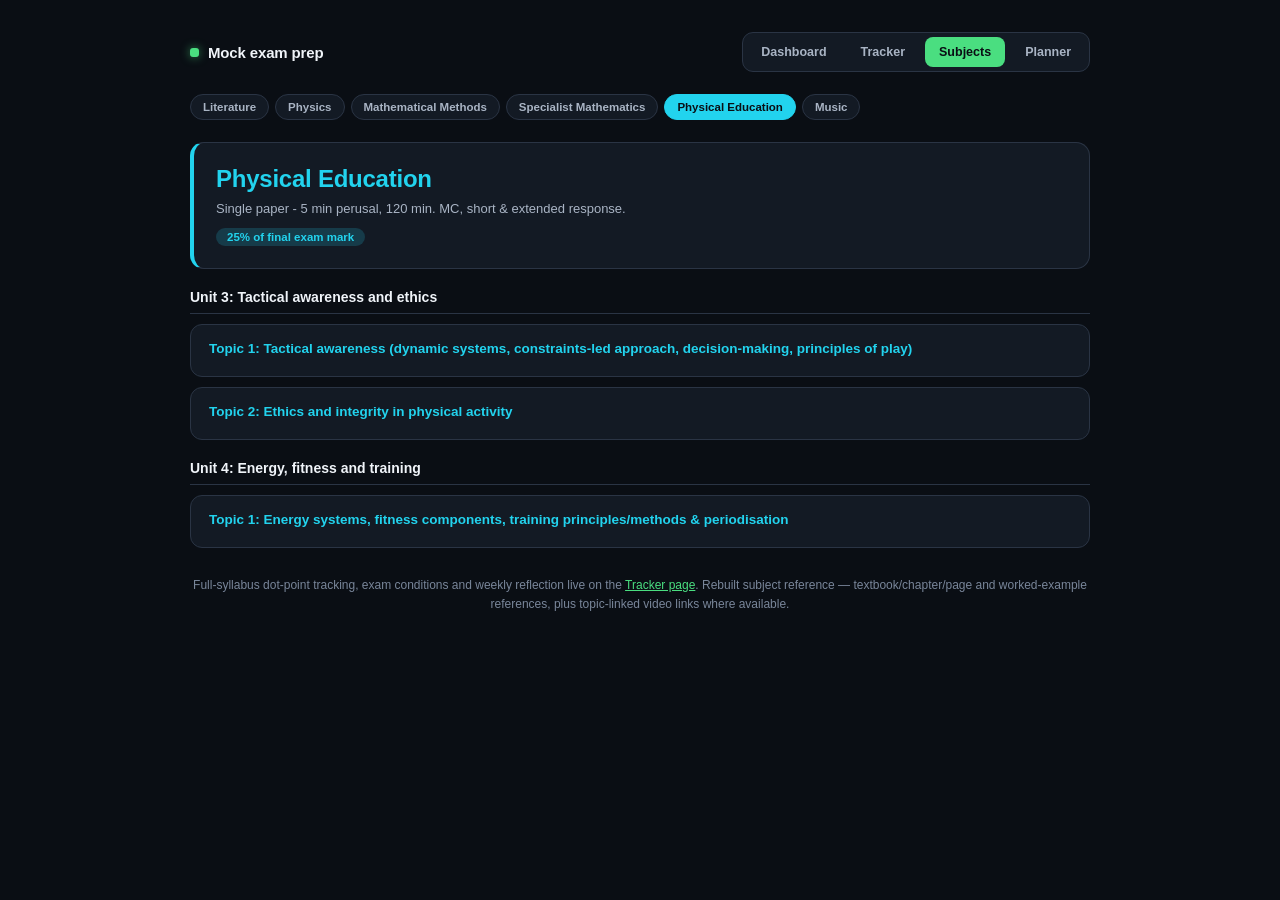
<file: scratch/subjects/physical-education.html>
<!DOCTYPE html>
<html lang="en">
<head>
<meta charset="UTF-8">
<meta name="viewport" content="width=device-width, initial-scale=1">
<title>Physical Education &mdash; Mock exam prep</title>
<style>
:root{
  --bg:#0a0e14; --card:#131a24; --card2:#1a2330; --card3:#212c3b; --border:#2a3444;
  --text:#f0f4f9; --dim:#a9b4c4; --dim2:#79869a;
  --accent:#4ade80; --accent-dim:rgba(74,222,128,.14);
}
*{box-sizing:border-box;}
body{margin:0; background:var(--bg); color:var(--text); font-family:-apple-system,BlinkMacSystemFont,"Segoe UI",Roboto,Helvetica,Arial,sans-serif; padding:32px 24px 60px;}
.wrap{max-width:900px; margin:0 auto;}
.navbar{display:flex; align-items:center; justify-content:space-between; margin-bottom:22px; flex-wrap:wrap; gap:10px;}
.brand{display:flex; align-items:center; gap:9px; font-weight:800; font-size:15px; letter-spacing:-.01em;}
.brand .sq{width:9px; height:9px; border-radius:3px; background:var(--accent); box-shadow:0 0 10px rgba(74,222,128,.6);}
.navlinks{display:flex; gap:6px; background:var(--card); border:1px solid var(--border); border-radius:11px; padding:4px;}
.navlinks a{color:var(--dim); text-decoration:none; font-size:12.5px; font-weight:600; padding:8px 14px; border-radius:8px; transition:background .15s, color .15s;}
.navlinks a:hover{color:var(--text); background:var(--card2);}
.navlinks a.active{color:var(--bg); background:var(--accent);}
.subjectnav{display:flex; gap:6px; flex-wrap:wrap; margin-bottom:22px;}
.subjectnav a{color:var(--dim); text-decoration:none; font-size:11.5px; font-weight:600; padding:6px 12px; border-radius:999px; border:1px solid var(--border); background:var(--card);}
.subjectnav a.active{color:var(--bg); background:var(--c); border-color:var(--c);}
.subjectnav a:hover{border-color:var(--dim2);}
.hero{background:var(--card); border:1px solid var(--border); border-left:4px solid var(--c); border-radius:14px; padding:22px; margin-bottom:20px;}
.hero h1{margin:0 0 6px; font-size:24px; letter-spacing:-.01em; color:var(--c);}
.hero .meta{color:var(--dim); font-size:13px; line-height:1.6;}
.hero .weight{display:inline-block; background:color-mix(in srgb, var(--c) 18%, transparent); color:var(--c); border-radius:999px; padding:3px 11px; font-size:11.5px; font-weight:700; margin-top:8px;}
.freq{background:var(--card); border:1px solid var(--border); border-radius:14px; padding:18px 20px; margin-bottom:20px;}
.freq h2{font-size:13px; margin:0 0 12px; color:var(--dim); text-transform:uppercase; letter-spacing:.04em;}
.freq-item{margin-bottom:9px;}
.freq-item:last-child{margin-bottom:0;}
.freq-top{display:flex; justify-content:space-between; gap:8px; font-size:12.5px; margin-bottom:4px;}
.freq-top .fn{color:var(--text);}
.freq-top .fp{color:var(--dim); font-weight:700;}
.freq-bar-track{height:6px; background:var(--border); border-radius:99px; overflow:hidden;}
.freq-bar-fill{height:100%; border-radius:99px; background:var(--c);}
.unit{margin-bottom:20px;}
.unit h2{font-size:14px; font-weight:700; color:var(--text); margin:0 0 10px; padding-bottom:8px; border-bottom:1px solid var(--border);}
.topic{background:var(--card); border:1px solid var(--border); border-radius:12px; padding:16px 18px; margin-bottom:10px;}
.topic h3{margin:0 0 4px; font-size:13.5px; color:var(--c);}
.topic .pct{float:right; color:var(--dim2); font-size:11px; font-weight:700;}
.lesson{padding:8px 0 8px 14px; border-left:2px solid var(--border); margin-top:8px; font-size:12.5px; color:var(--dim);}
.lesson .ll{color:var(--text); line-height:1.5;}
.lesson .meta2{color:var(--dim2); font-size:11.5px; margin-top:2px;}
.video-links{font-size:11.5px; line-height:1.7; color:var(--dim); margin:8px 0 0;}
.video-links .vlabel{font-weight:700; color:var(--dim2); text-transform:uppercase; letter-spacing:.03em; font-size:10px; display:block; margin-bottom:3px;}
.video-links a{color:var(--accent); text-decoration:none;}
.video-links a:hover{text-decoration:underline;}
.subjects-grid{display:grid; grid-template-columns:repeat(3,1fr); gap:14px;}
.subj-card{background:var(--card); border:1px solid var(--border); border-left:4px solid var(--c); border-radius:12px; padding:16px; text-decoration:none; transition:transform .15s, border-color .15s; display:block;}
.subj-card:hover{transform:translateY(-2px); border-color:var(--dim2);}
.subj-card .name{font-size:14px; font-weight:700; color:var(--c); margin-bottom:6px;}
.subj-card .meta{font-size:11.5px; color:var(--dim); line-height:1.5;}
footer{color:var(--dim2); font-size:12px; text-align:center; margin-top:28px; line-height:1.6;}
footer a{color:var(--accent);}
@media(max-width:820px){ .subjects-grid{grid-template-columns:repeat(2,1fr);} }
@media(max-width:520px){ .subjects-grid{grid-template-columns:1fr;} }
</style>
</head>
<body>
<div class="wrap" style="--c:#22d3ee;">
<div class="navbar">
    <div class="brand"><span class="sq"></span>Mock exam prep</div>
    <div class="navlinks">
      <a href="https://exam-dashboard-silk.vercel.app/">Dashboard</a>
      <a href="https://mock-exam-tracker.vercel.app/">Tracker</a>
      <a href="index.html" class="active">Subjects</a>
      <a href="https://exam-planner-alpha.vercel.app/">Planner</a>
    </div>
  </div>
<div class="subjectnav"><a href="literature.html">Literature</a><a href="physics.html">Physics</a><a href="mathematical-methods.html">Mathematical Methods</a><a href="specialist-mathematics.html">Specialist Mathematics</a><a href="physical-education.html" class="active" style="--c:#22d3ee;">Physical Education</a><a href="music.html">Music</a></div>
<div class="hero" style="--c:#22d3ee;">
  <h1>Physical Education</h1>
  <div class="meta">Single paper - 5 min perusal, 120 min. MC, short &amp; extended response.</div>
  <div class="weight">25% of final exam mark</div>
</div>

<div class="unit"><h2>Unit 3: Tactical awareness and ethics</h2><div class="topic"><h3>Topic 1: Tactical awareness (dynamic systems, constraints-led approach, decision-making, principles of play)</h3></div><div class="topic"><h3>Topic 2: Ethics and integrity in physical activity</h3></div></div><div class="unit"><h2>Unit 4: Energy, fitness and training</h2><div class="topic"><h3>Topic 1: Energy systems, fitness components, training principles/methods &amp; periodisation</h3></div></div>
<footer>Full-syllabus dot-point tracking, exam conditions and weekly reflection live on the <a href="https://mock-exam-tracker.vercel.app/">Tracker page</a>. Rebuilt subject reference &mdash; textbook/chapter/page and worked-example references, plus topic-linked video links where available.</footer>
</div>
</body>
</html>
</file>
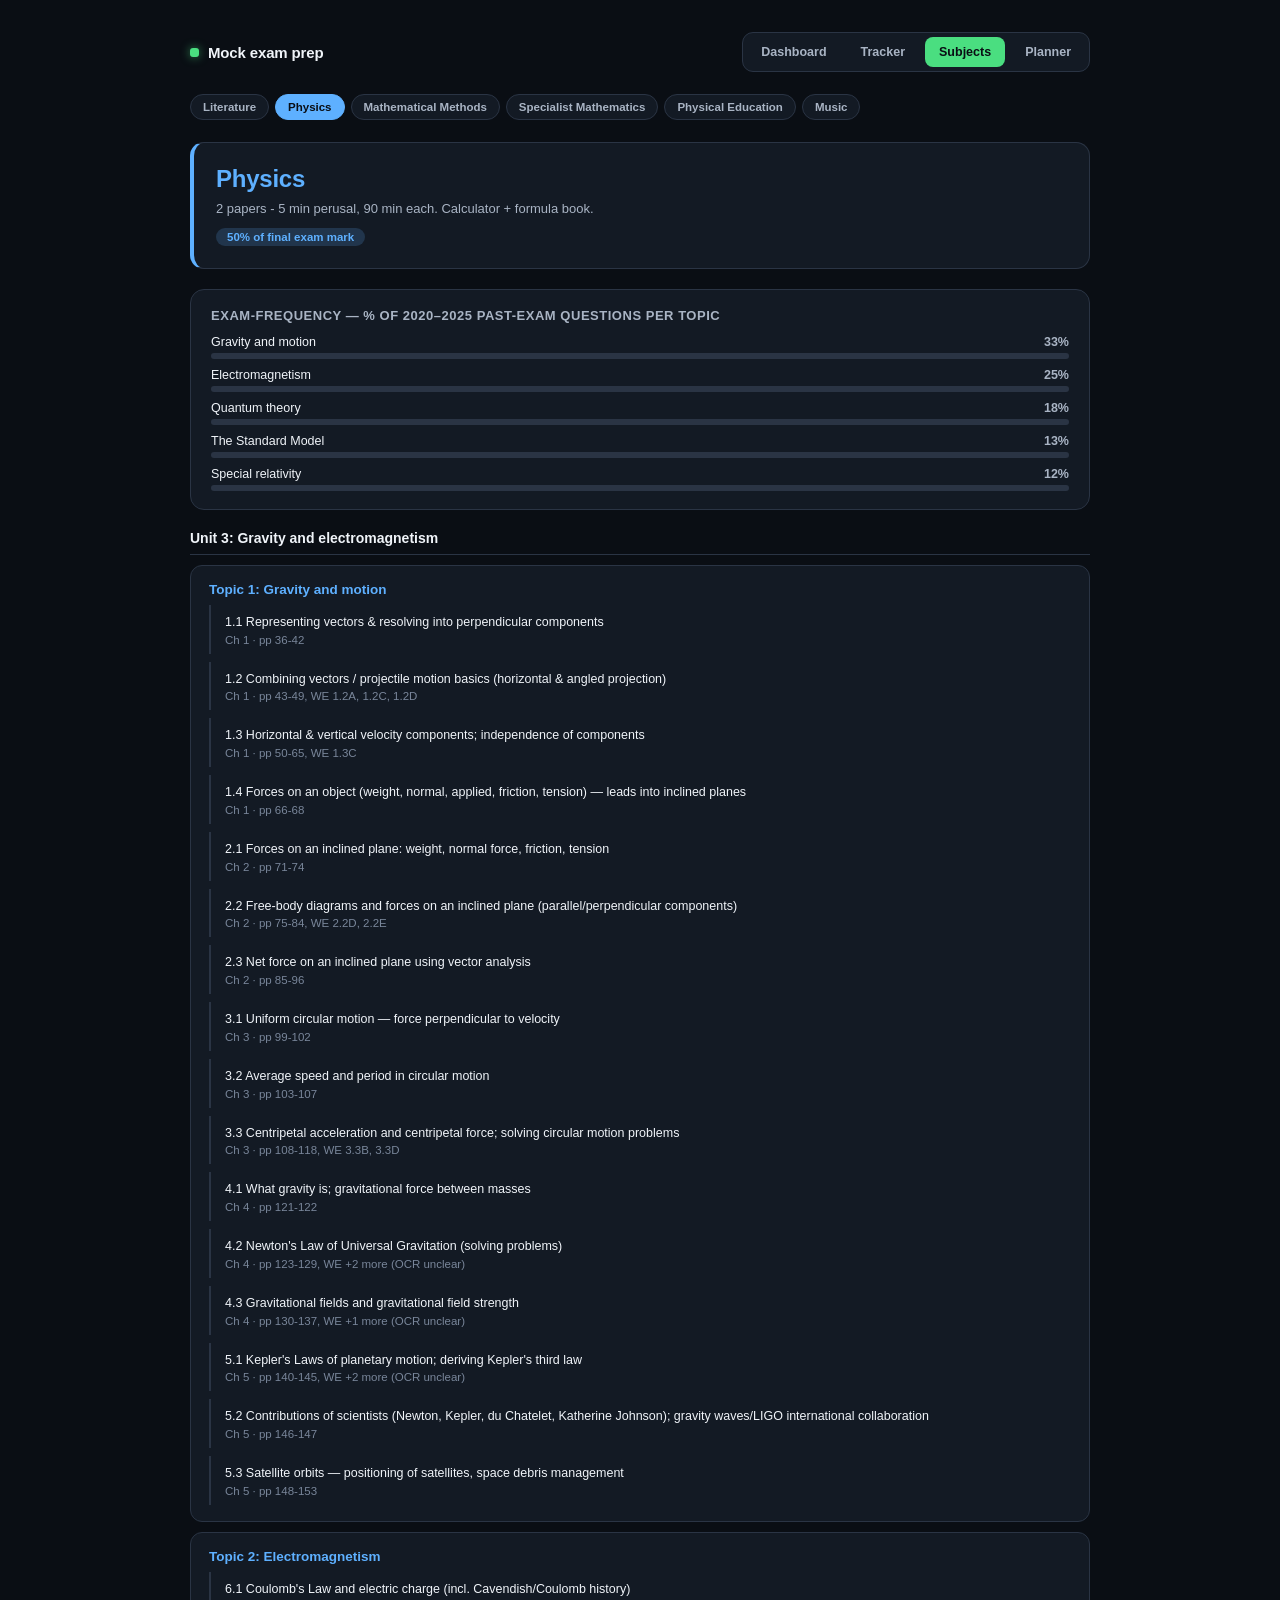
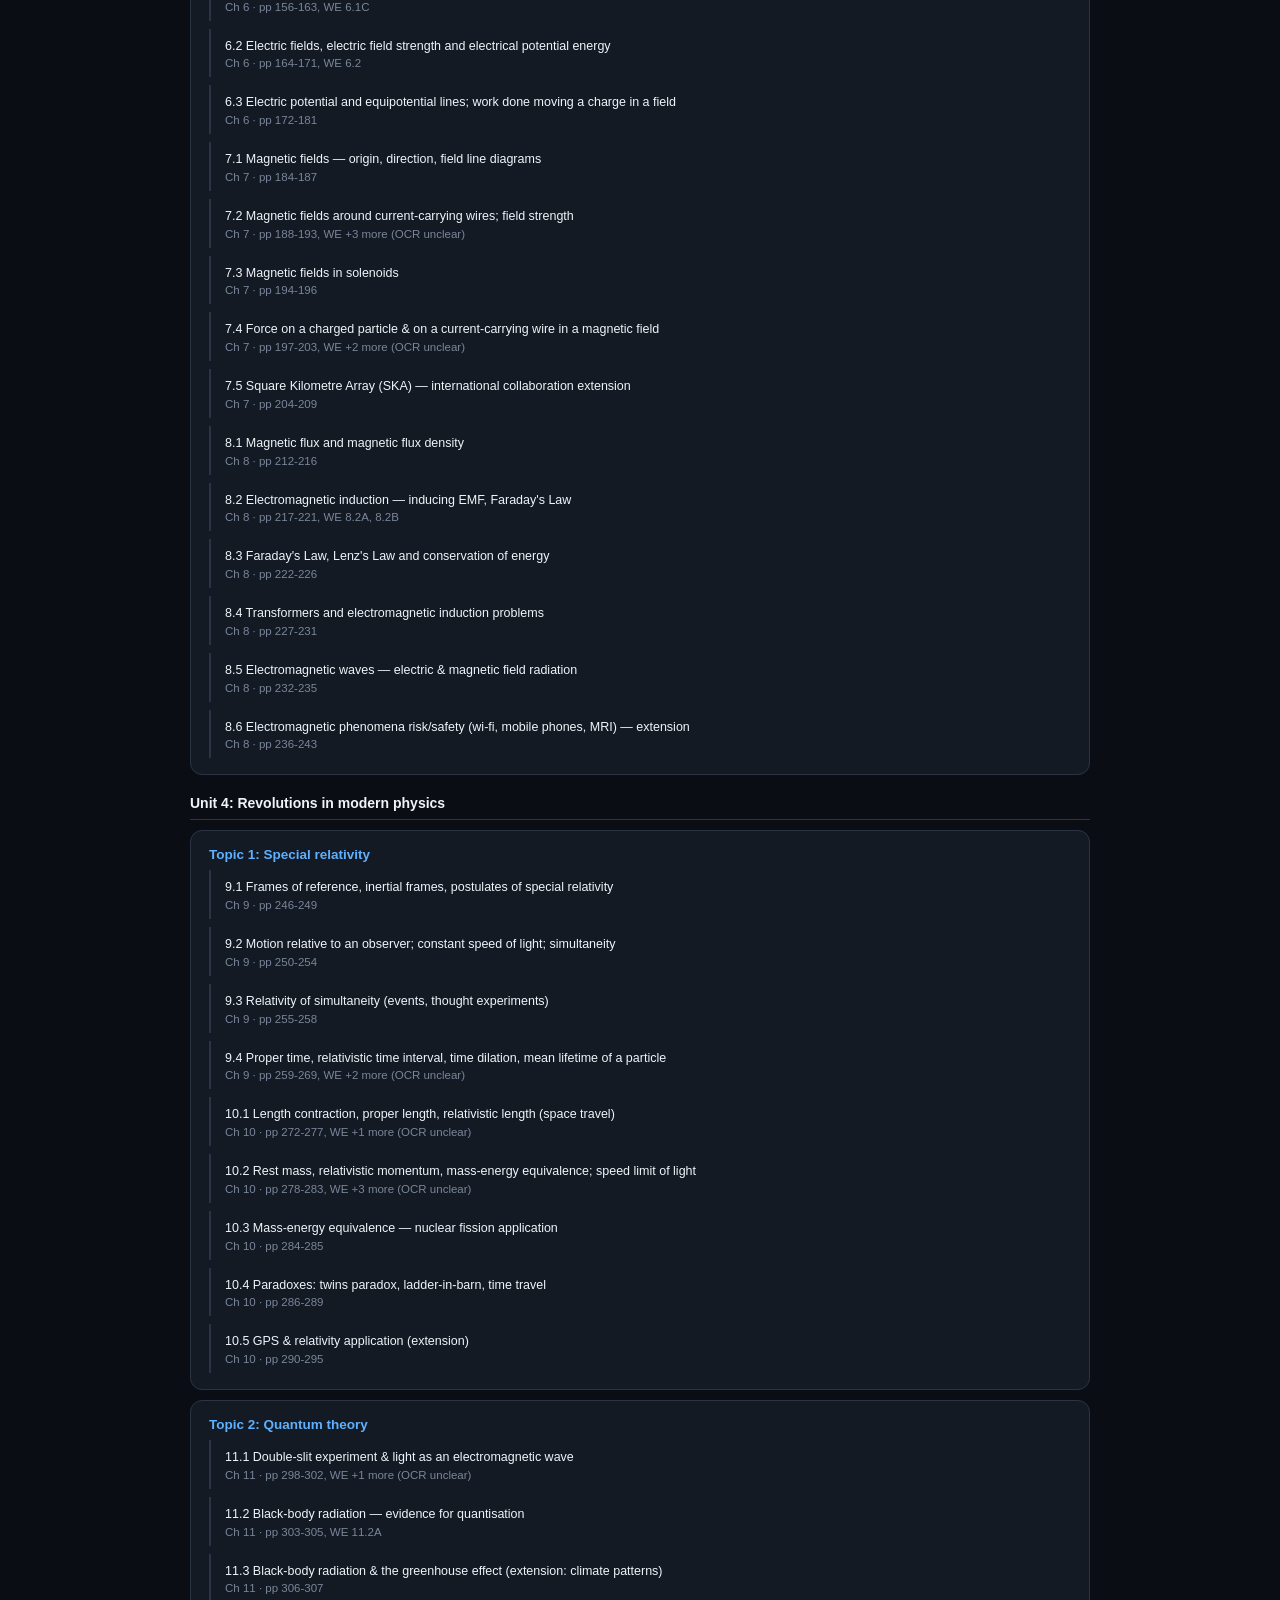
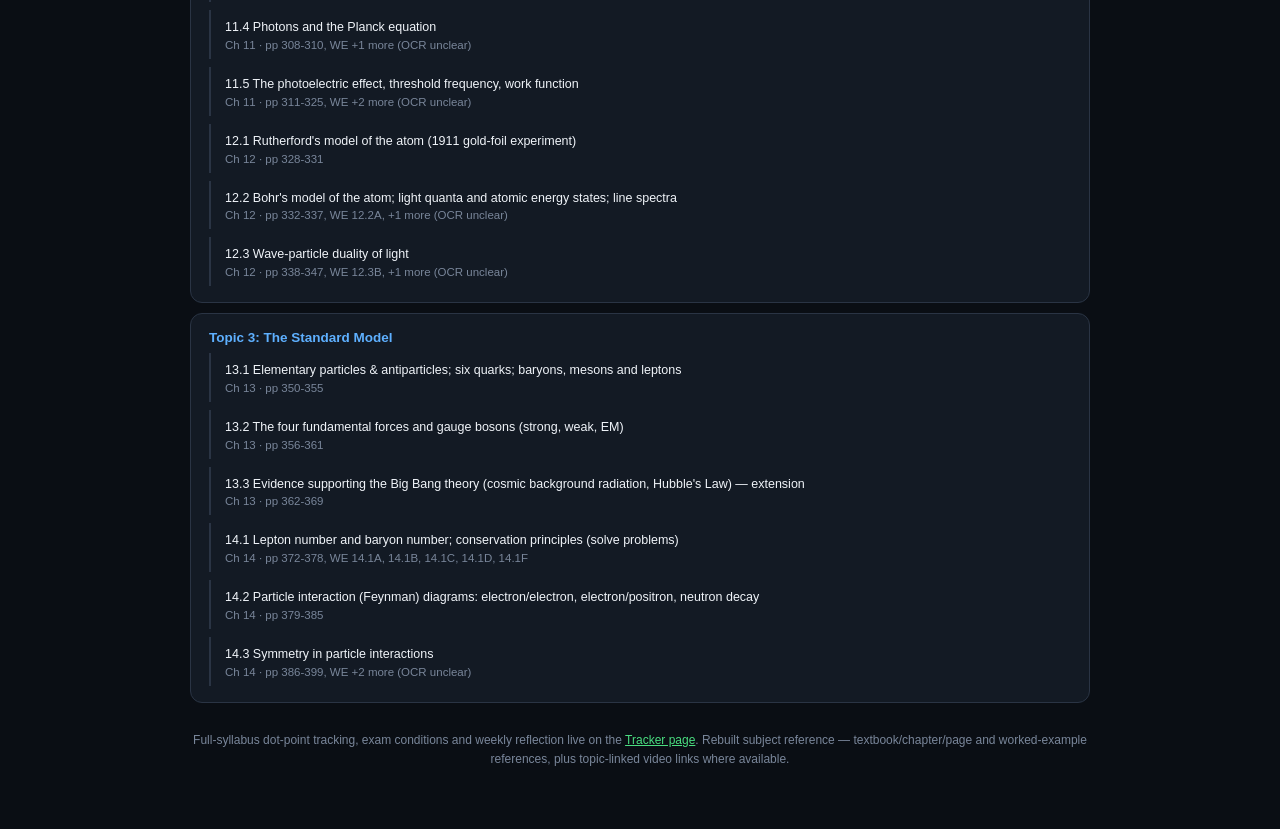
<file: scratch/subjects/physics.html>
<!DOCTYPE html>
<html lang="en">
<head>
<meta charset="UTF-8">
<meta name="viewport" content="width=device-width, initial-scale=1">
<title>Physics &mdash; Mock exam prep</title>
<style>
:root{
  --bg:#0a0e14; --card:#131a24; --card2:#1a2330; --card3:#212c3b; --border:#2a3444;
  --text:#f0f4f9; --dim:#a9b4c4; --dim2:#79869a;
  --accent:#4ade80; --accent-dim:rgba(74,222,128,.14);
}
*{box-sizing:border-box;}
body{margin:0; background:var(--bg); color:var(--text); font-family:-apple-system,BlinkMacSystemFont,"Segoe UI",Roboto,Helvetica,Arial,sans-serif; padding:32px 24px 60px;}
.wrap{max-width:900px; margin:0 auto;}
.navbar{display:flex; align-items:center; justify-content:space-between; margin-bottom:22px; flex-wrap:wrap; gap:10px;}
.brand{display:flex; align-items:center; gap:9px; font-weight:800; font-size:15px; letter-spacing:-.01em;}
.brand .sq{width:9px; height:9px; border-radius:3px; background:var(--accent); box-shadow:0 0 10px rgba(74,222,128,.6);}
.navlinks{display:flex; gap:6px; background:var(--card); border:1px solid var(--border); border-radius:11px; padding:4px;}
.navlinks a{color:var(--dim); text-decoration:none; font-size:12.5px; font-weight:600; padding:8px 14px; border-radius:8px; transition:background .15s, color .15s;}
.navlinks a:hover{color:var(--text); background:var(--card2);}
.navlinks a.active{color:var(--bg); background:var(--accent);}
.subjectnav{display:flex; gap:6px; flex-wrap:wrap; margin-bottom:22px;}
.subjectnav a{color:var(--dim); text-decoration:none; font-size:11.5px; font-weight:600; padding:6px 12px; border-radius:999px; border:1px solid var(--border); background:var(--card);}
.subjectnav a.active{color:var(--bg); background:var(--c); border-color:var(--c);}
.subjectnav a:hover{border-color:var(--dim2);}
.hero{background:var(--card); border:1px solid var(--border); border-left:4px solid var(--c); border-radius:14px; padding:22px; margin-bottom:20px;}
.hero h1{margin:0 0 6px; font-size:24px; letter-spacing:-.01em; color:var(--c);}
.hero .meta{color:var(--dim); font-size:13px; line-height:1.6;}
.hero .weight{display:inline-block; background:color-mix(in srgb, var(--c) 18%, transparent); color:var(--c); border-radius:999px; padding:3px 11px; font-size:11.5px; font-weight:700; margin-top:8px;}
.freq{background:var(--card); border:1px solid var(--border); border-radius:14px; padding:18px 20px; margin-bottom:20px;}
.freq h2{font-size:13px; margin:0 0 12px; color:var(--dim); text-transform:uppercase; letter-spacing:.04em;}
.freq-item{margin-bottom:9px;}
.freq-item:last-child{margin-bottom:0;}
.freq-top{display:flex; justify-content:space-between; gap:8px; font-size:12.5px; margin-bottom:4px;}
.freq-top .fn{color:var(--text);}
.freq-top .fp{color:var(--dim); font-weight:700;}
.freq-bar-track{height:6px; background:var(--border); border-radius:99px; overflow:hidden;}
.freq-bar-fill{height:100%; border-radius:99px; background:var(--c);}
.unit{margin-bottom:20px;}
.unit h2{font-size:14px; font-weight:700; color:var(--text); margin:0 0 10px; padding-bottom:8px; border-bottom:1px solid var(--border);}
.topic{background:var(--card); border:1px solid var(--border); border-radius:12px; padding:16px 18px; margin-bottom:10px;}
.topic h3{margin:0 0 4px; font-size:13.5px; color:var(--c);}
.topic .pct{float:right; color:var(--dim2); font-size:11px; font-weight:700;}
.lesson{padding:8px 0 8px 14px; border-left:2px solid var(--border); margin-top:8px; font-size:12.5px; color:var(--dim);}
.lesson .ll{color:var(--text); line-height:1.5;}
.lesson .meta2{color:var(--dim2); font-size:11.5px; margin-top:2px;}
.video-links{font-size:11.5px; line-height:1.7; color:var(--dim); margin:8px 0 0;}
.video-links .vlabel{font-weight:700; color:var(--dim2); text-transform:uppercase; letter-spacing:.03em; font-size:10px; display:block; margin-bottom:3px;}
.video-links a{color:var(--accent); text-decoration:none;}
.video-links a:hover{text-decoration:underline;}
.subjects-grid{display:grid; grid-template-columns:repeat(3,1fr); gap:14px;}
.subj-card{background:var(--card); border:1px solid var(--border); border-left:4px solid var(--c); border-radius:12px; padding:16px; text-decoration:none; transition:transform .15s, border-color .15s; display:block;}
.subj-card:hover{transform:translateY(-2px); border-color:var(--dim2);}
.subj-card .name{font-size:14px; font-weight:700; color:var(--c); margin-bottom:6px;}
.subj-card .meta{font-size:11.5px; color:var(--dim); line-height:1.5;}
footer{color:var(--dim2); font-size:12px; text-align:center; margin-top:28px; line-height:1.6;}
footer a{color:var(--accent);}
@media(max-width:820px){ .subjects-grid{grid-template-columns:repeat(2,1fr);} }
@media(max-width:520px){ .subjects-grid{grid-template-columns:1fr;} }
</style>
</head>
<body>
<div class="wrap" style="--c:#5eb0ff;">
<div class="navbar">
    <div class="brand"><span class="sq"></span>Mock exam prep</div>
    <div class="navlinks">
      <a href="https://exam-dashboard-silk.vercel.app/">Dashboard</a>
      <a href="https://mock-exam-tracker.vercel.app/">Tracker</a>
      <a href="index.html" class="active">Subjects</a>
      <a href="https://exam-planner-alpha.vercel.app/">Planner</a>
    </div>
  </div>
<div class="subjectnav"><a href="literature.html">Literature</a><a href="physics.html" class="active" style="--c:#5eb0ff;">Physics</a><a href="mathematical-methods.html">Mathematical Methods</a><a href="specialist-mathematics.html">Specialist Mathematics</a><a href="physical-education.html">Physical Education</a><a href="music.html">Music</a></div>
<div class="hero" style="--c:#5eb0ff;">
  <h1>Physics</h1>
  <div class="meta">2 papers - 5 min perusal, 90 min each. Calculator + formula book.</div>
  <div class="weight">50% of final exam mark</div>
</div>
<div class="freq"><h2>Exam-frequency &mdash; % of 2020&ndash;2025 past-exam questions per topic</h2><div class="freq-item"><div class="freq-top"><span class="fn">Gravity and motion</span><span class="fp">33%</span></div><div class="freq-bar-track"><span class="freq-bar-fill" style="width:100%;"></span></div></div><div class="freq-item"><div class="freq-top"><span class="fn">Electromagnetism</span><span class="fp">25%</span></div><div class="freq-bar-track"><span class="freq-bar-fill" style="width:76%;"></span></div></div><div class="freq-item"><div class="freq-top"><span class="fn">Quantum theory</span><span class="fp">18%</span></div><div class="freq-bar-track"><span class="freq-bar-fill" style="width:55%;"></span></div></div><div class="freq-item"><div class="freq-top"><span class="fn">The Standard Model</span><span class="fp">13%</span></div><div class="freq-bar-track"><span class="freq-bar-fill" style="width:39%;"></span></div></div><div class="freq-item"><div class="freq-top"><span class="fn">Special relativity</span><span class="fp">12%</span></div><div class="freq-bar-track"><span class="freq-bar-fill" style="width:36%;"></span></div></div></div>
<div class="unit"><h2>Unit 3: Gravity and electromagnetism</h2><div class="topic"><h3>Topic 1: Gravity and motion</h3><div class="lesson"><div class="ll">1.1 Representing vectors & resolving into perpendicular components</div><div class="meta2">Ch 1 &middot; pp 36-42</div></div><div class="lesson"><div class="ll">1.2 Combining vectors / projectile motion basics (horizontal & angled projection)</div><div class="meta2">Ch 1 &middot; pp 43-49, WE 1.2A, 1.2C, 1.2D</div></div><div class="lesson"><div class="ll">1.3 Horizontal & vertical velocity components; independence of components</div><div class="meta2">Ch 1 &middot; pp 50-65, WE 1.3C</div></div><div class="lesson"><div class="ll">1.4 Forces on an object (weight, normal, applied, friction, tension) — leads into inclined planes</div><div class="meta2">Ch 1 &middot; pp 66-68</div></div><div class="lesson"><div class="ll">2.1 Forces on an inclined plane: weight, normal force, friction, tension</div><div class="meta2">Ch 2 &middot; pp 71-74</div></div><div class="lesson"><div class="ll">2.2 Free-body diagrams and forces on an inclined plane (parallel/perpendicular components)</div><div class="meta2">Ch 2 &middot; pp 75-84, WE 2.2D, 2.2E</div></div><div class="lesson"><div class="ll">2.3 Net force on an inclined plane using vector analysis</div><div class="meta2">Ch 2 &middot; pp 85-96</div></div><div class="lesson"><div class="ll">3.1 Uniform circular motion — force perpendicular to velocity</div><div class="meta2">Ch 3 &middot; pp 99-102</div></div><div class="lesson"><div class="ll">3.2 Average speed and period in circular motion</div><div class="meta2">Ch 3 &middot; pp 103-107</div></div><div class="lesson"><div class="ll">3.3 Centripetal acceleration and centripetal force; solving circular motion problems</div><div class="meta2">Ch 3 &middot; pp 108-118, WE 3.3B, 3.3D</div></div><div class="lesson"><div class="ll">4.1 What gravity is; gravitational force between masses</div><div class="meta2">Ch 4 &middot; pp 121-122</div></div><div class="lesson"><div class="ll">4.2 Newton's Law of Universal Gravitation (solving problems)</div><div class="meta2">Ch 4 &middot; pp 123-129, WE +2 more (OCR unclear)</div></div><div class="lesson"><div class="ll">4.3 Gravitational fields and gravitational field strength</div><div class="meta2">Ch 4 &middot; pp 130-137, WE +1 more (OCR unclear)</div></div><div class="lesson"><div class="ll">5.1 Kepler's Laws of planetary motion; deriving Kepler's third law</div><div class="meta2">Ch 5 &middot; pp 140-145, WE +2 more (OCR unclear)</div></div><div class="lesson"><div class="ll">5.2 Contributions of scientists (Newton, Kepler, du Chatelet, Katherine Johnson); gravity waves/LIGO international collaboration</div><div class="meta2">Ch 5 &middot; pp 146-147</div></div><div class="lesson"><div class="ll">5.3 Satellite orbits — positioning of satellites, space debris management</div><div class="meta2">Ch 5 &middot; pp 148-153</div></div></div><div class="topic"><h3>Topic 2: Electromagnetism</h3><div class="lesson"><div class="ll">6.1 Coulomb's Law and electric charge (incl. Cavendish/Coulomb history)</div><div class="meta2">Ch 6 &middot; pp 156-163, WE 6.1C</div></div><div class="lesson"><div class="ll">6.2 Electric fields, electric field strength and electrical potential energy</div><div class="meta2">Ch 6 &middot; pp 164-171, WE 6.2</div></div><div class="lesson"><div class="ll">6.3 Electric potential and equipotential lines; work done moving a charge in a field</div><div class="meta2">Ch 6 &middot; pp 172-181</div></div><div class="lesson"><div class="ll">7.1 Magnetic fields — origin, direction, field line diagrams</div><div class="meta2">Ch 7 &middot; pp 184-187</div></div><div class="lesson"><div class="ll">7.2 Magnetic fields around current-carrying wires; field strength</div><div class="meta2">Ch 7 &middot; pp 188-193, WE +3 more (OCR unclear)</div></div><div class="lesson"><div class="ll">7.3 Magnetic fields in solenoids</div><div class="meta2">Ch 7 &middot; pp 194-196</div></div><div class="lesson"><div class="ll">7.4 Force on a charged particle & on a current-carrying wire in a magnetic field</div><div class="meta2">Ch 7 &middot; pp 197-203, WE +2 more (OCR unclear)</div></div><div class="lesson"><div class="ll">7.5 Square Kilometre Array (SKA) — international collaboration extension</div><div class="meta2">Ch 7 &middot; pp 204-209</div></div><div class="lesson"><div class="ll">8.1 Magnetic flux and magnetic flux density</div><div class="meta2">Ch 8 &middot; pp 212-216</div></div><div class="lesson"><div class="ll">8.2 Electromagnetic induction — inducing EMF, Faraday's Law</div><div class="meta2">Ch 8 &middot; pp 217-221, WE 8.2A, 8.2B</div></div><div class="lesson"><div class="ll">8.3 Faraday's Law, Lenz's Law and conservation of energy</div><div class="meta2">Ch 8 &middot; pp 222-226</div></div><div class="lesson"><div class="ll">8.4 Transformers and electromagnetic induction problems</div><div class="meta2">Ch 8 &middot; pp 227-231</div></div><div class="lesson"><div class="ll">8.5 Electromagnetic waves — electric & magnetic field radiation</div><div class="meta2">Ch 8 &middot; pp 232-235</div></div><div class="lesson"><div class="ll">8.6 Electromagnetic phenomena risk/safety (wi-fi, mobile phones, MRI) — extension</div><div class="meta2">Ch 8 &middot; pp 236-243</div></div></div></div><div class="unit"><h2>Unit 4: Revolutions in modern physics</h2><div class="topic"><h3>Topic 1: Special relativity</h3><div class="lesson"><div class="ll">9.1 Frames of reference, inertial frames, postulates of special relativity</div><div class="meta2">Ch 9 &middot; pp 246-249</div></div><div class="lesson"><div class="ll">9.2 Motion relative to an observer; constant speed of light; simultaneity</div><div class="meta2">Ch 9 &middot; pp 250-254</div></div><div class="lesson"><div class="ll">9.3 Relativity of simultaneity (events, thought experiments)</div><div class="meta2">Ch 9 &middot; pp 255-258</div></div><div class="lesson"><div class="ll">9.4 Proper time, relativistic time interval, time dilation, mean lifetime of a particle</div><div class="meta2">Ch 9 &middot; pp 259-269, WE +2 more (OCR unclear)</div></div><div class="lesson"><div class="ll">10.1 Length contraction, proper length, relativistic length (space travel)</div><div class="meta2">Ch 10 &middot; pp 272-277, WE +1 more (OCR unclear)</div></div><div class="lesson"><div class="ll">10.2 Rest mass, relativistic momentum, mass-energy equivalence; speed limit of light</div><div class="meta2">Ch 10 &middot; pp 278-283, WE +3 more (OCR unclear)</div></div><div class="lesson"><div class="ll">10.3 Mass-energy equivalence — nuclear fission application</div><div class="meta2">Ch 10 &middot; pp 284-285</div></div><div class="lesson"><div class="ll">10.4 Paradoxes: twins paradox, ladder-in-barn, time travel</div><div class="meta2">Ch 10 &middot; pp 286-289</div></div><div class="lesson"><div class="ll">10.5 GPS & relativity application (extension)</div><div class="meta2">Ch 10 &middot; pp 290-295</div></div></div><div class="topic"><h3>Topic 2: Quantum theory</h3><div class="lesson"><div class="ll">11.1 Double-slit experiment & light as an electromagnetic wave</div><div class="meta2">Ch 11 &middot; pp 298-302, WE +1 more (OCR unclear)</div></div><div class="lesson"><div class="ll">11.2 Black-body radiation — evidence for quantisation</div><div class="meta2">Ch 11 &middot; pp 303-305, WE 11.2A</div></div><div class="lesson"><div class="ll">11.3 Black-body radiation & the greenhouse effect (extension: climate patterns)</div><div class="meta2">Ch 11 &middot; pp 306-307</div></div><div class="lesson"><div class="ll">11.4 Photons and the Planck equation</div><div class="meta2">Ch 11 &middot; pp 308-310, WE +1 more (OCR unclear)</div></div><div class="lesson"><div class="ll">11.5 The photoelectric effect, threshold frequency, work function</div><div class="meta2">Ch 11 &middot; pp 311-325, WE +2 more (OCR unclear)</div></div><div class="lesson"><div class="ll">12.1 Rutherford's model of the atom (1911 gold-foil experiment)</div><div class="meta2">Ch 12 &middot; pp 328-331</div></div><div class="lesson"><div class="ll">12.2 Bohr's model of the atom; light quanta and atomic energy states; line spectra</div><div class="meta2">Ch 12 &middot; pp 332-337, WE 12.2A, +1 more (OCR unclear)</div></div><div class="lesson"><div class="ll">12.3 Wave-particle duality of light</div><div class="meta2">Ch 12 &middot; pp 338-347, WE 12.3B, +1 more (OCR unclear)</div></div></div><div class="topic"><h3>Topic 3: The Standard Model</h3><div class="lesson"><div class="ll">13.1 Elementary particles & antiparticles; six quarks; baryons, mesons and leptons</div><div class="meta2">Ch 13 &middot; pp 350-355</div></div><div class="lesson"><div class="ll">13.2 The four fundamental forces and gauge bosons (strong, weak, EM)</div><div class="meta2">Ch 13 &middot; pp 356-361</div></div><div class="lesson"><div class="ll">13.3 Evidence supporting the Big Bang theory (cosmic background radiation, Hubble's Law) — extension</div><div class="meta2">Ch 13 &middot; pp 362-369</div></div><div class="lesson"><div class="ll">14.1 Lepton number and baryon number; conservation principles (solve problems)</div><div class="meta2">Ch 14 &middot; pp 372-378, WE 14.1A, 14.1B, 14.1C, 14.1D, 14.1F</div></div><div class="lesson"><div class="ll">14.2 Particle interaction (Feynman) diagrams: electron/electron, electron/positron, neutron decay</div><div class="meta2">Ch 14 &middot; pp 379-385</div></div><div class="lesson"><div class="ll">14.3 Symmetry in particle interactions</div><div class="meta2">Ch 14 &middot; pp 386-399, WE +2 more (OCR unclear)</div></div></div></div>
<footer>Full-syllabus dot-point tracking, exam conditions and weekly reflection live on the <a href="https://mock-exam-tracker.vercel.app/">Tracker page</a>. Rebuilt subject reference &mdash; textbook/chapter/page and worked-example references, plus topic-linked video links where available.</footer>
</div>
</body>
</html>
</file>
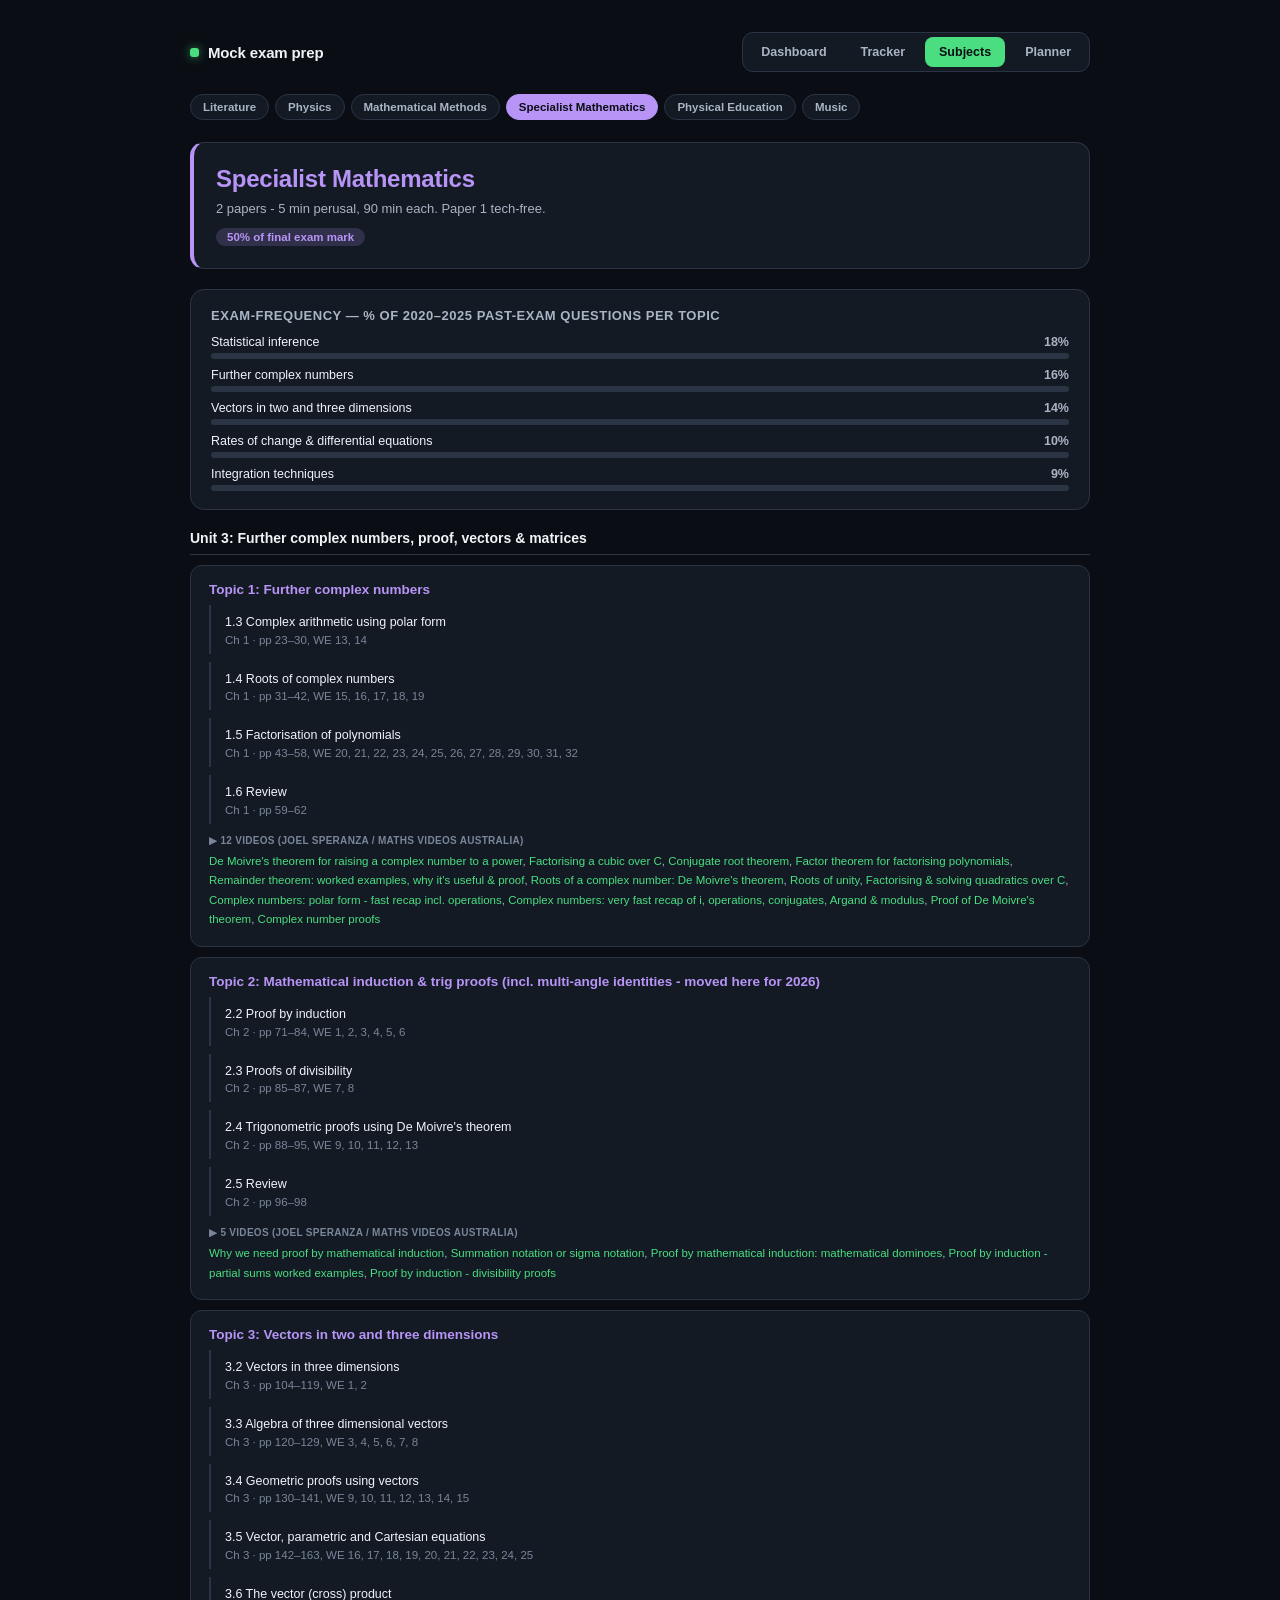
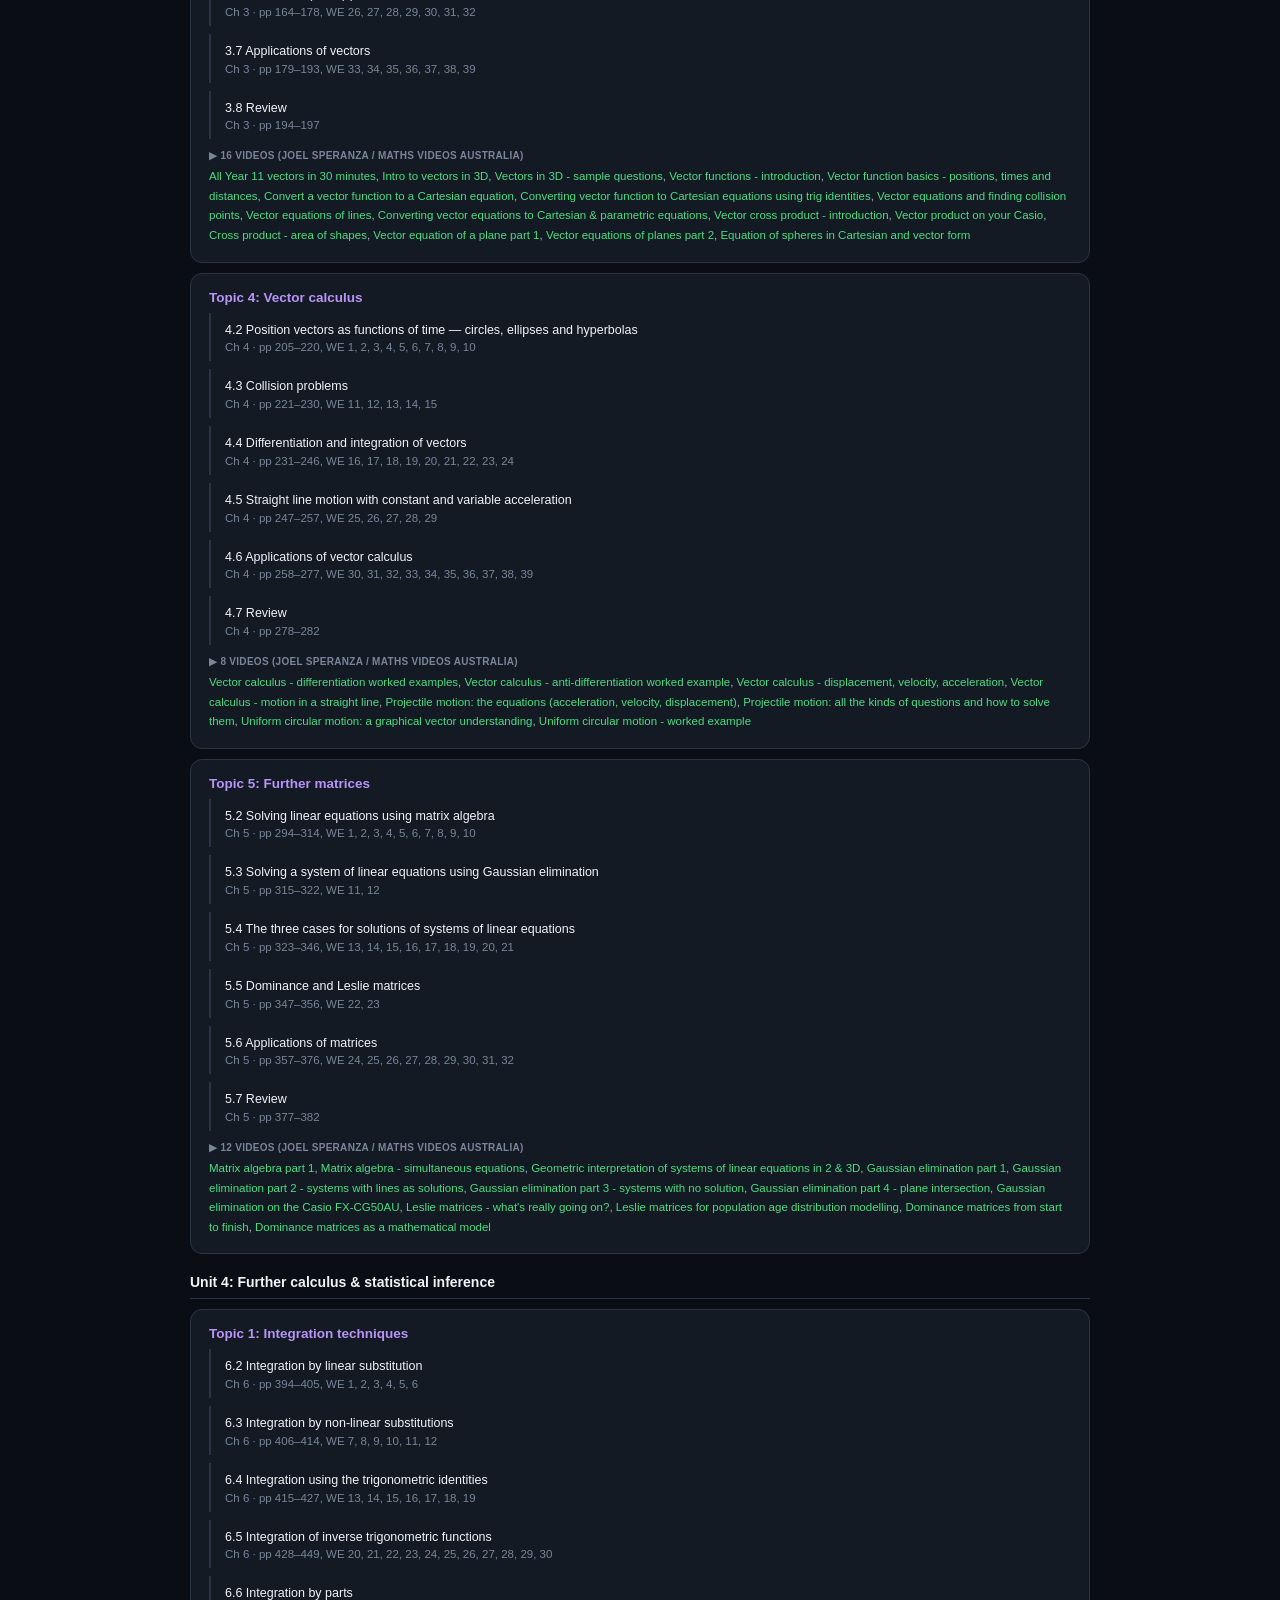
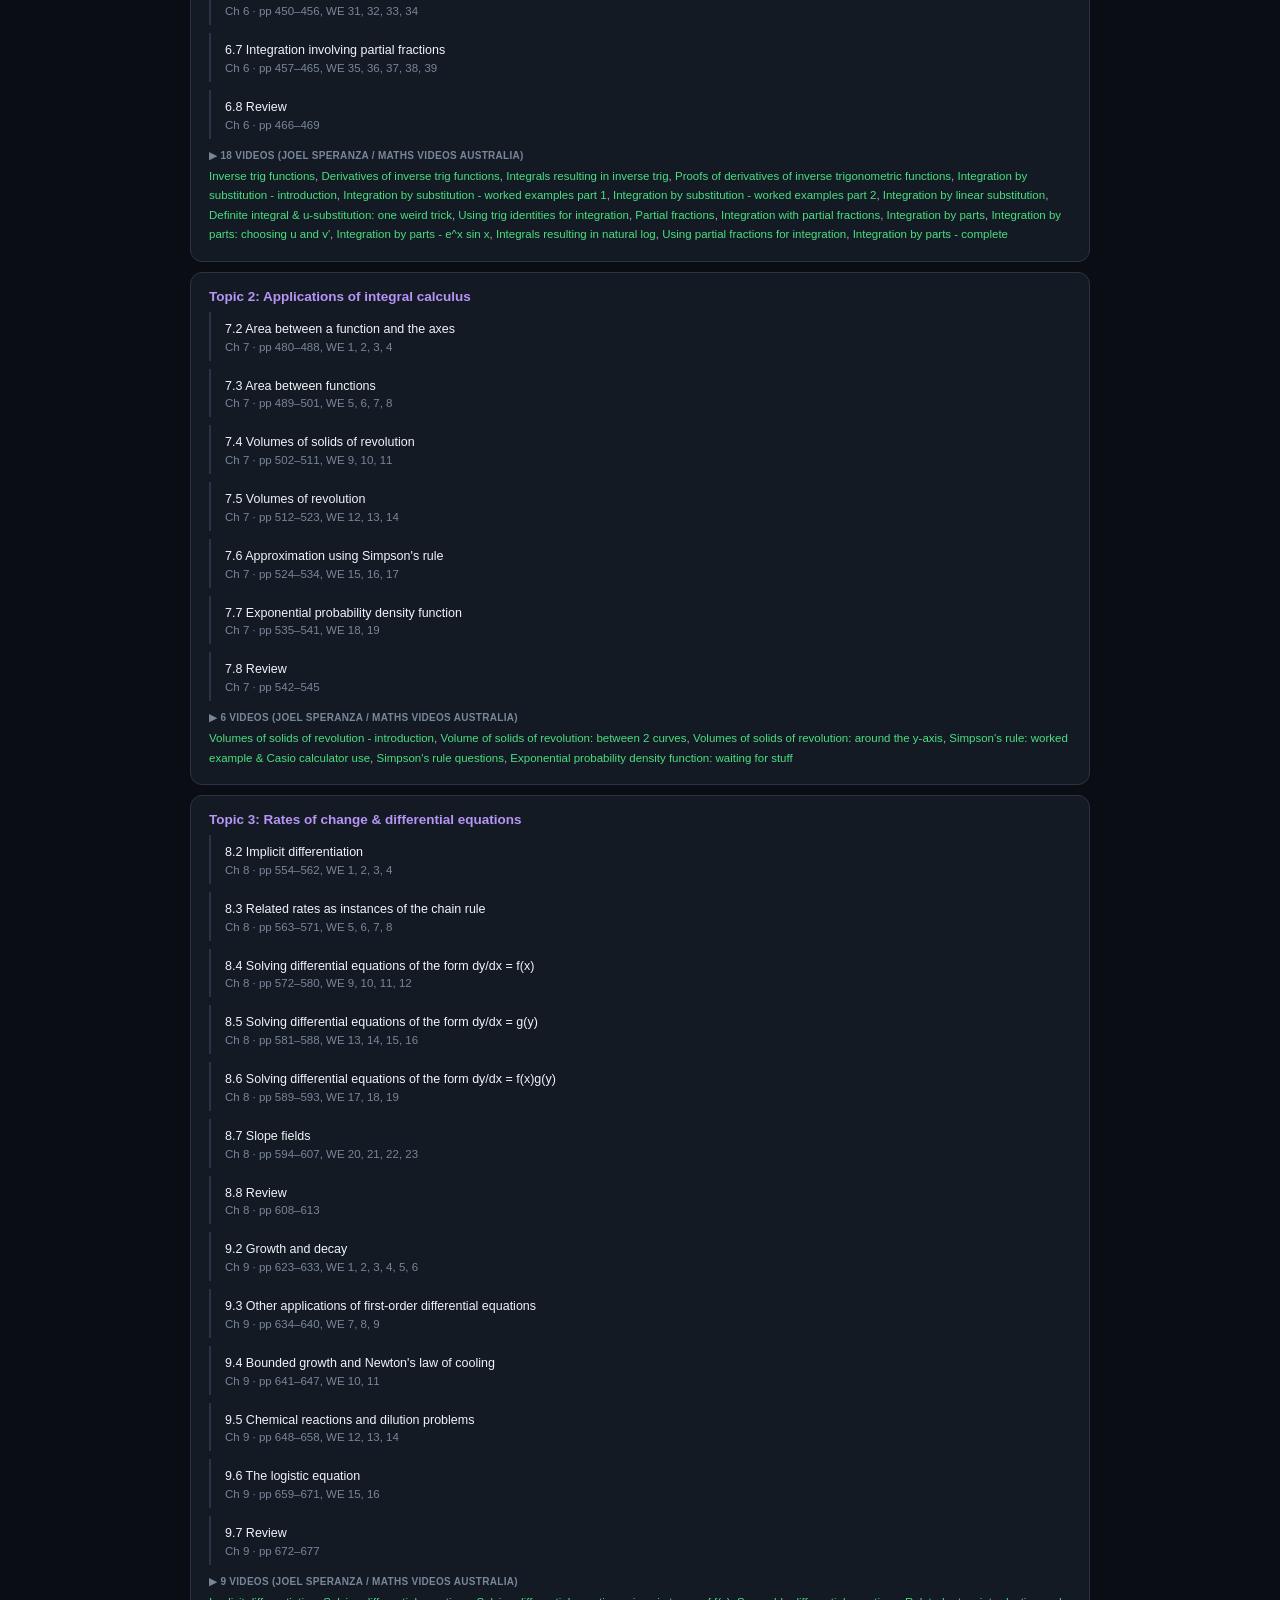
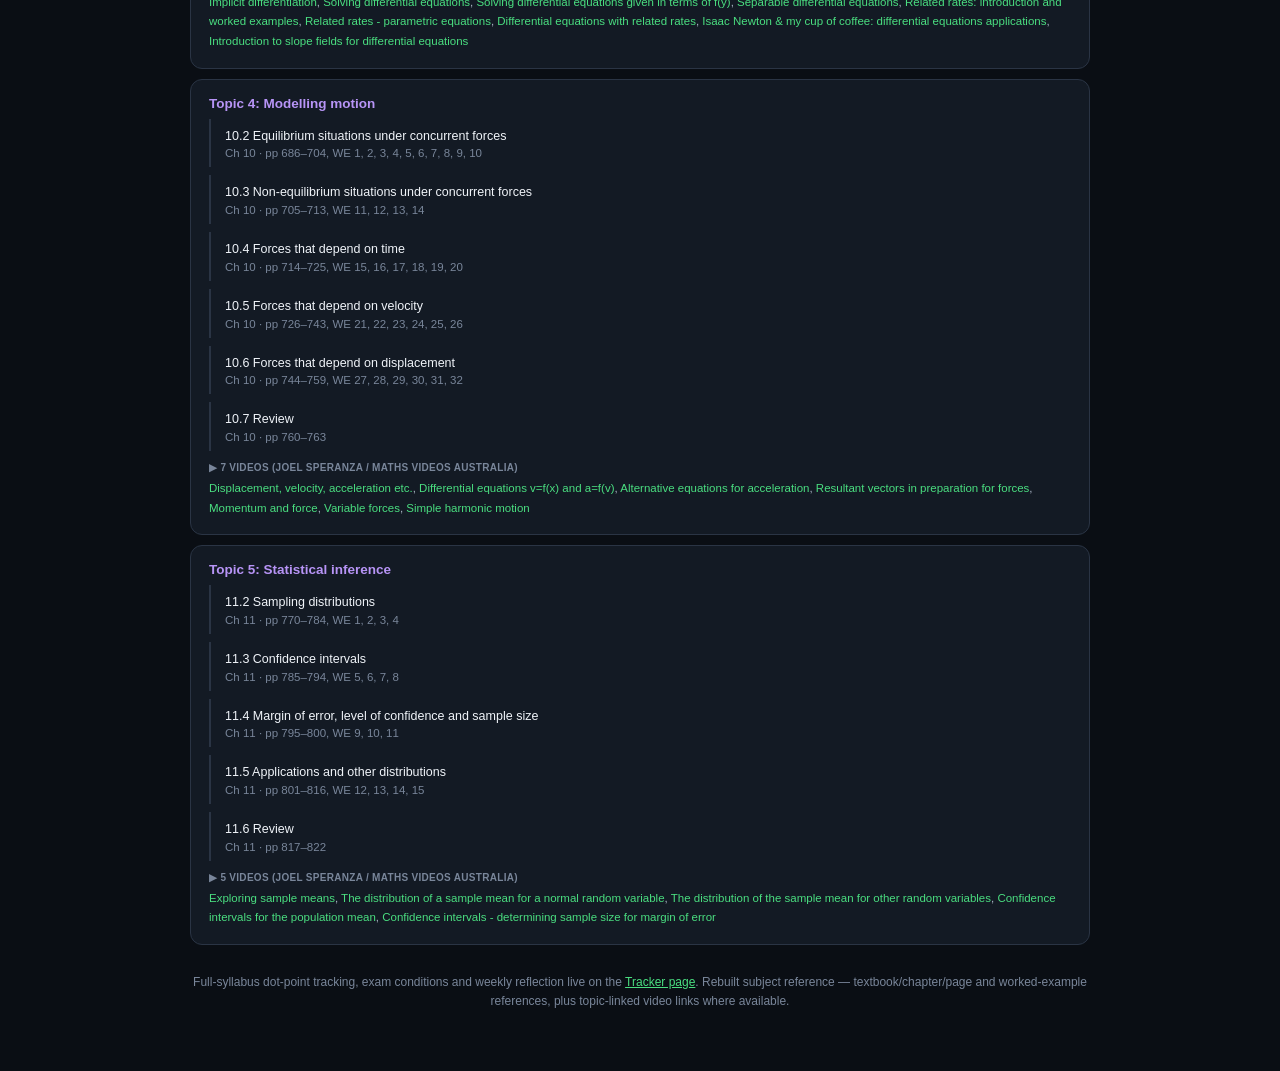
<file: scratch/subjects/specialist-mathematics.html>
<!DOCTYPE html>
<html lang="en">
<head>
<meta charset="UTF-8">
<meta name="viewport" content="width=device-width, initial-scale=1">
<title>Specialist Mathematics &mdash; Mock exam prep</title>
<style>
:root{
  --bg:#0a0e14; --card:#131a24; --card2:#1a2330; --card3:#212c3b; --border:#2a3444;
  --text:#f0f4f9; --dim:#a9b4c4; --dim2:#79869a;
  --accent:#4ade80; --accent-dim:rgba(74,222,128,.14);
}
*{box-sizing:border-box;}
body{margin:0; background:var(--bg); color:var(--text); font-family:-apple-system,BlinkMacSystemFont,"Segoe UI",Roboto,Helvetica,Arial,sans-serif; padding:32px 24px 60px;}
.wrap{max-width:900px; margin:0 auto;}
.navbar{display:flex; align-items:center; justify-content:space-between; margin-bottom:22px; flex-wrap:wrap; gap:10px;}
.brand{display:flex; align-items:center; gap:9px; font-weight:800; font-size:15px; letter-spacing:-.01em;}
.brand .sq{width:9px; height:9px; border-radius:3px; background:var(--accent); box-shadow:0 0 10px rgba(74,222,128,.6);}
.navlinks{display:flex; gap:6px; background:var(--card); border:1px solid var(--border); border-radius:11px; padding:4px;}
.navlinks a{color:var(--dim); text-decoration:none; font-size:12.5px; font-weight:600; padding:8px 14px; border-radius:8px; transition:background .15s, color .15s;}
.navlinks a:hover{color:var(--text); background:var(--card2);}
.navlinks a.active{color:var(--bg); background:var(--accent);}
.subjectnav{display:flex; gap:6px; flex-wrap:wrap; margin-bottom:22px;}
.subjectnav a{color:var(--dim); text-decoration:none; font-size:11.5px; font-weight:600; padding:6px 12px; border-radius:999px; border:1px solid var(--border); background:var(--card);}
.subjectnav a.active{color:var(--bg); background:var(--c); border-color:var(--c);}
.subjectnav a:hover{border-color:var(--dim2);}
.hero{background:var(--card); border:1px solid var(--border); border-left:4px solid var(--c); border-radius:14px; padding:22px; margin-bottom:20px;}
.hero h1{margin:0 0 6px; font-size:24px; letter-spacing:-.01em; color:var(--c);}
.hero .meta{color:var(--dim); font-size:13px; line-height:1.6;}
.hero .weight{display:inline-block; background:color-mix(in srgb, var(--c) 18%, transparent); color:var(--c); border-radius:999px; padding:3px 11px; font-size:11.5px; font-weight:700; margin-top:8px;}
.freq{background:var(--card); border:1px solid var(--border); border-radius:14px; padding:18px 20px; margin-bottom:20px;}
.freq h2{font-size:13px; margin:0 0 12px; color:var(--dim); text-transform:uppercase; letter-spacing:.04em;}
.freq-item{margin-bottom:9px;}
.freq-item:last-child{margin-bottom:0;}
.freq-top{display:flex; justify-content:space-between; gap:8px; font-size:12.5px; margin-bottom:4px;}
.freq-top .fn{color:var(--text);}
.freq-top .fp{color:var(--dim); font-weight:700;}
.freq-bar-track{height:6px; background:var(--border); border-radius:99px; overflow:hidden;}
.freq-bar-fill{height:100%; border-radius:99px; background:var(--c);}
.unit{margin-bottom:20px;}
.unit h2{font-size:14px; font-weight:700; color:var(--text); margin:0 0 10px; padding-bottom:8px; border-bottom:1px solid var(--border);}
.topic{background:var(--card); border:1px solid var(--border); border-radius:12px; padding:16px 18px; margin-bottom:10px;}
.topic h3{margin:0 0 4px; font-size:13.5px; color:var(--c);}
.topic .pct{float:right; color:var(--dim2); font-size:11px; font-weight:700;}
.lesson{padding:8px 0 8px 14px; border-left:2px solid var(--border); margin-top:8px; font-size:12.5px; color:var(--dim);}
.lesson .ll{color:var(--text); line-height:1.5;}
.lesson .meta2{color:var(--dim2); font-size:11.5px; margin-top:2px;}
.video-links{font-size:11.5px; line-height:1.7; color:var(--dim); margin:8px 0 0;}
.video-links .vlabel{font-weight:700; color:var(--dim2); text-transform:uppercase; letter-spacing:.03em; font-size:10px; display:block; margin-bottom:3px;}
.video-links a{color:var(--accent); text-decoration:none;}
.video-links a:hover{text-decoration:underline;}
.subjects-grid{display:grid; grid-template-columns:repeat(3,1fr); gap:14px;}
.subj-card{background:var(--card); border:1px solid var(--border); border-left:4px solid var(--c); border-radius:12px; padding:16px; text-decoration:none; transition:transform .15s, border-color .15s; display:block;}
.subj-card:hover{transform:translateY(-2px); border-color:var(--dim2);}
.subj-card .name{font-size:14px; font-weight:700; color:var(--c); margin-bottom:6px;}
.subj-card .meta{font-size:11.5px; color:var(--dim); line-height:1.5;}
footer{color:var(--dim2); font-size:12px; text-align:center; margin-top:28px; line-height:1.6;}
footer a{color:var(--accent);}
@media(max-width:820px){ .subjects-grid{grid-template-columns:repeat(2,1fr);} }
@media(max-width:520px){ .subjects-grid{grid-template-columns:1fr;} }
</style>
</head>
<body>
<div class="wrap" style="--c:#b794f6;">
<div class="navbar">
    <div class="brand"><span class="sq"></span>Mock exam prep</div>
    <div class="navlinks">
      <a href="https://exam-dashboard-silk.vercel.app/">Dashboard</a>
      <a href="https://mock-exam-tracker.vercel.app/">Tracker</a>
      <a href="index.html" class="active">Subjects</a>
      <a href="https://exam-planner-alpha.vercel.app/">Planner</a>
    </div>
  </div>
<div class="subjectnav"><a href="literature.html">Literature</a><a href="physics.html">Physics</a><a href="mathematical-methods.html">Mathematical Methods</a><a href="specialist-mathematics.html" class="active" style="--c:#b794f6;">Specialist Mathematics</a><a href="physical-education.html">Physical Education</a><a href="music.html">Music</a></div>
<div class="hero" style="--c:#b794f6;">
  <h1>Specialist Mathematics</h1>
  <div class="meta">2 papers - 5 min perusal, 90 min each. Paper 1 tech-free.</div>
  <div class="weight">50% of final exam mark</div>
</div>
<div class="freq"><h2>Exam-frequency &mdash; % of 2020&ndash;2025 past-exam questions per topic</h2><div class="freq-item"><div class="freq-top"><span class="fn">Statistical inference</span><span class="fp">18%</span></div><div class="freq-bar-track"><span class="freq-bar-fill" style="width:100%;"></span></div></div><div class="freq-item"><div class="freq-top"><span class="fn">Further complex numbers</span><span class="fp">16%</span></div><div class="freq-bar-track"><span class="freq-bar-fill" style="width:89%;"></span></div></div><div class="freq-item"><div class="freq-top"><span class="fn">Vectors in two and three dimensions</span><span class="fp">14%</span></div><div class="freq-bar-track"><span class="freq-bar-fill" style="width:78%;"></span></div></div><div class="freq-item"><div class="freq-top"><span class="fn">Rates of change &amp; differential equations</span><span class="fp">10%</span></div><div class="freq-bar-track"><span class="freq-bar-fill" style="width:56%;"></span></div></div><div class="freq-item"><div class="freq-top"><span class="fn">Integration techniques</span><span class="fp">9%</span></div><div class="freq-bar-track"><span class="freq-bar-fill" style="width:50%;"></span></div></div></div>
<div class="unit"><h2>Unit 3: Further complex numbers, proof, vectors &amp; matrices</h2><div class="topic"><h3>Topic 1: Further complex numbers</h3><div class="lesson"><div class="ll">1.3 Complex arithmetic using polar form</div><div class="meta2">Ch 1 &middot; pp 23–30, WE 13, 14</div></div><div class="lesson"><div class="ll">1.4 Roots of complex numbers</div><div class="meta2">Ch 1 &middot; pp 31–42, WE 15, 16, 17, 18, 19</div></div><div class="lesson"><div class="ll">1.5 Factorisation of polynomials</div><div class="meta2">Ch 1 &middot; pp 43–58, WE 20, 21, 22, 23, 24, 25, 26, 27, 28, 29, 30, 31, 32</div></div><div class="lesson"><div class="ll">1.6 Review</div><div class="meta2">Ch 1 &middot; pp 59–62</div></div><div class="video-links"><span class="vlabel">&#9654; 12 videos (Joel Speranza / Maths Videos Australia)</span><a href="https://www.youtube.com/watch?v=E8L4zvHcvno" target="_blank" rel="noopener">De Moivre&#x27;s theorem for raising a complex number to a power</a>, <a href="https://www.youtube.com/watch?v=O-IpmR-sv40" target="_blank" rel="noopener">Factorising a cubic over C</a>, <a href="https://www.youtube.com/watch?v=DNdrRZz2Amg" target="_blank" rel="noopener">Conjugate root theorem</a>, <a href="https://www.youtube.com/watch?v=wRHGaj9_lQk" target="_blank" rel="noopener">Factor theorem for factorising polynomials</a>, <a href="https://www.youtube.com/watch?v=bxe50pOWAFo" target="_blank" rel="noopener">Remainder theorem: worked examples, why it&#x27;s useful &amp; proof</a>, <a href="https://www.youtube.com/watch?v=QCAI1-G-heE" target="_blank" rel="noopener">Roots of a complex number: De Moivre&#x27;s theorem</a>, <a href="https://www.youtube.com/watch?v=XSEhSRZ0XBg" target="_blank" rel="noopener">Roots of unity</a>, <a href="https://www.youtube.com/watch?v=NhtcW11VW20" target="_blank" rel="noopener">Factorising &amp; solving quadratics over C</a>, <a href="https://www.youtube.com/watch?v=jssIu-4Oqks" target="_blank" rel="noopener">Complex numbers: polar form - fast recap incl. operations</a>, <a href="https://www.youtube.com/watch?v=FtjgRSuwbws" target="_blank" rel="noopener">Complex numbers: very fast recap of i, operations, conjugates, Argand &amp; modulus</a>, <a href="https://www.youtube.com/watch?v=kqa9lpw4uak" target="_blank" rel="noopener">Proof of De Moivre&#x27;s theorem</a>, <a href="https://www.youtube.com/watch?v=zoSFmCyPAxY" target="_blank" rel="noopener">Complex number proofs</a></div></div><div class="topic"><h3>Topic 2: Mathematical induction &amp; trig proofs (incl. multi-angle identities - moved here for 2026)</h3><div class="lesson"><div class="ll">2.2 Proof by induction</div><div class="meta2">Ch 2 &middot; pp 71–84, WE 1, 2, 3, 4, 5, 6</div></div><div class="lesson"><div class="ll">2.3 Proofs of divisibility</div><div class="meta2">Ch 2 &middot; pp 85–87, WE 7, 8</div></div><div class="lesson"><div class="ll">2.4 Trigonometric proofs using De Moivre's theorem</div><div class="meta2">Ch 2 &middot; pp 88–95, WE 9, 10, 11, 12, 13</div></div><div class="lesson"><div class="ll">2.5 Review</div><div class="meta2">Ch 2 &middot; pp 96–98</div></div><div class="video-links"><span class="vlabel">&#9654; 5 videos (Joel Speranza / Maths Videos Australia)</span><a href="https://www.youtube.com/watch?v=dqLhIEsAjg4" target="_blank" rel="noopener">Why we need proof by mathematical induction</a>, <a href="https://www.youtube.com/watch?v=37_y9MtRKlA" target="_blank" rel="noopener">Summation notation or sigma notation</a>, <a href="https://www.youtube.com/watch?v=RJEIS2Gu60U" target="_blank" rel="noopener">Proof by mathematical induction: mathematical dominoes</a>, <a href="https://www.youtube.com/watch?v=wzYuSkbzN00" target="_blank" rel="noopener">Proof by induction - partial sums worked examples</a>, <a href="https://www.youtube.com/watch?v=diZ7RZ_bA3w" target="_blank" rel="noopener">Proof by induction - divisibility proofs</a></div></div><div class="topic"><h3>Topic 3: Vectors in two and three dimensions</h3><div class="lesson"><div class="ll">3.2 Vectors in three dimensions</div><div class="meta2">Ch 3 &middot; pp 104–119, WE 1, 2</div></div><div class="lesson"><div class="ll">3.3 Algebra of three dimensional vectors</div><div class="meta2">Ch 3 &middot; pp 120–129, WE 3, 4, 5, 6, 7, 8</div></div><div class="lesson"><div class="ll">3.4 Geometric proofs using vectors</div><div class="meta2">Ch 3 &middot; pp 130–141, WE 9, 10, 11, 12, 13, 14, 15</div></div><div class="lesson"><div class="ll">3.5 Vector, parametric and Cartesian equations</div><div class="meta2">Ch 3 &middot; pp 142–163, WE 16, 17, 18, 19, 20, 21, 22, 23, 24, 25</div></div><div class="lesson"><div class="ll">3.6 The vector (cross) product</div><div class="meta2">Ch 3 &middot; pp 164–178, WE 26, 27, 28, 29, 30, 31, 32</div></div><div class="lesson"><div class="ll">3.7 Applications of vectors</div><div class="meta2">Ch 3 &middot; pp 179–193, WE 33, 34, 35, 36, 37, 38, 39</div></div><div class="lesson"><div class="ll">3.8 Review</div><div class="meta2">Ch 3 &middot; pp 194–197</div></div><div class="video-links"><span class="vlabel">&#9654; 16 videos (Joel Speranza / Maths Videos Australia)</span><a href="https://www.youtube.com/watch?v=Ck2uO-TL1BI" target="_blank" rel="noopener">All Year 11 vectors in 30 minutes</a>, <a href="https://www.youtube.com/watch?v=3Umqmbsxpc4" target="_blank" rel="noopener">Intro to vectors in 3D</a>, <a href="https://www.youtube.com/watch?v=aZDFULLIZW0" target="_blank" rel="noopener">Vectors in 3D - sample questions</a>, <a href="https://www.youtube.com/watch?v=lnsAqGxQZKk" target="_blank" rel="noopener">Vector functions - introduction</a>, <a href="https://www.youtube.com/watch?v=AXeL-zi6VvA" target="_blank" rel="noopener">Vector function basics - positions, times and distances</a>, <a href="https://www.youtube.com/watch?v=HJuiOcyoAeM" target="_blank" rel="noopener">Convert a vector function to a Cartesian equation</a>, <a href="https://www.youtube.com/watch?v=LOZAKhsZFTI" target="_blank" rel="noopener">Converting vector function to Cartesian equations using trig identities</a>, <a href="https://www.youtube.com/watch?v=-dvOV9dD4j4" target="_blank" rel="noopener">Vector equations and finding collision points</a>, <a href="https://www.youtube.com/watch?v=GHMpVpW3CDM" target="_blank" rel="noopener">Vector equations of lines</a>, <a href="https://www.youtube.com/watch?v=Mu0LTPiV3kQ" target="_blank" rel="noopener">Converting vector equations to Cartesian &amp; parametric equations</a>, <a href="https://www.youtube.com/watch?v=3FMZ1EDJxOk" target="_blank" rel="noopener">Vector cross product - introduction</a>, <a href="https://www.youtube.com/watch?v=sPUZgZnIX7w" target="_blank" rel="noopener">Vector product on your Casio</a>, <a href="https://www.youtube.com/watch?v=CPm-sFEjCr4" target="_blank" rel="noopener">Cross product - area of shapes</a>, <a href="https://www.youtube.com/watch?v=L_W38Q7IDZU" target="_blank" rel="noopener">Vector equation of a plane part 1</a>, <a href="https://www.youtube.com/watch?v=0Xz4TiMmbyY" target="_blank" rel="noopener">Vector equations of planes part 2</a>, <a href="https://www.youtube.com/watch?v=n-JHumpj41E" target="_blank" rel="noopener">Equation of spheres in Cartesian and vector form</a></div></div><div class="topic"><h3>Topic 4: Vector calculus</h3><div class="lesson"><div class="ll">4.2 Position vectors as functions of time — circles, ellipses and hyperbolas</div><div class="meta2">Ch 4 &middot; pp 205–220, WE 1, 2, 3, 4, 5, 6, 7, 8, 9, 10</div></div><div class="lesson"><div class="ll">4.3 Collision problems</div><div class="meta2">Ch 4 &middot; pp 221–230, WE 11, 12, 13, 14, 15</div></div><div class="lesson"><div class="ll">4.4 Differentiation and integration of vectors</div><div class="meta2">Ch 4 &middot; pp 231–246, WE 16, 17, 18, 19, 20, 21, 22, 23, 24</div></div><div class="lesson"><div class="ll">4.5 Straight line motion with constant and variable acceleration</div><div class="meta2">Ch 4 &middot; pp 247–257, WE 25, 26, 27, 28, 29</div></div><div class="lesson"><div class="ll">4.6 Applications of vector calculus</div><div class="meta2">Ch 4 &middot; pp 258–277, WE 30, 31, 32, 33, 34, 35, 36, 37, 38, 39</div></div><div class="lesson"><div class="ll">4.7 Review</div><div class="meta2">Ch 4 &middot; pp 278–282</div></div><div class="video-links"><span class="vlabel">&#9654; 8 videos (Joel Speranza / Maths Videos Australia)</span><a href="https://www.youtube.com/watch?v=uy0Ej5ByeWw" target="_blank" rel="noopener">Vector calculus - differentiation worked examples</a>, <a href="https://www.youtube.com/watch?v=4P0EN5_OnsI" target="_blank" rel="noopener">Vector calculus - anti-differentiation worked example</a>, <a href="https://www.youtube.com/watch?v=mtvL6Aczldc" target="_blank" rel="noopener">Vector calculus - displacement, velocity, acceleration</a>, <a href="https://www.youtube.com/watch?v=xtQ4GHBf3Bc" target="_blank" rel="noopener">Vector calculus - motion in a straight line</a>, <a href="https://www.youtube.com/watch?v=l7RXaR7M5EA" target="_blank" rel="noopener">Projectile motion: the equations (acceleration, velocity, displacement)</a>, <a href="https://www.youtube.com/watch?v=NRDset7XWHQ" target="_blank" rel="noopener">Projectile motion: all the kinds of questions and how to solve them</a>, <a href="https://www.youtube.com/watch?v=zUKft-lVA9s" target="_blank" rel="noopener">Uniform circular motion: a graphical vector understanding</a>, <a href="https://www.youtube.com/watch?v=ab0YmwPgT5Q" target="_blank" rel="noopener">Uniform circular motion - worked example</a></div></div><div class="topic"><h3>Topic 5: Further matrices</h3><div class="lesson"><div class="ll">5.2 Solving linear equations using matrix algebra</div><div class="meta2">Ch 5 &middot; pp 294–314, WE 1, 2, 3, 4, 5, 6, 7, 8, 9, 10</div></div><div class="lesson"><div class="ll">5.3 Solving a system of linear equations using Gaussian elimination</div><div class="meta2">Ch 5 &middot; pp 315–322, WE 11, 12</div></div><div class="lesson"><div class="ll">5.4 The three cases for solutions of systems of linear equations</div><div class="meta2">Ch 5 &middot; pp 323–346, WE 13, 14, 15, 16, 17, 18, 19, 20, 21</div></div><div class="lesson"><div class="ll">5.5 Dominance and Leslie matrices</div><div class="meta2">Ch 5 &middot; pp 347–356, WE 22, 23</div></div><div class="lesson"><div class="ll">5.6 Applications of matrices</div><div class="meta2">Ch 5 &middot; pp 357–376, WE 24, 25, 26, 27, 28, 29, 30, 31, 32</div></div><div class="lesson"><div class="ll">5.7 Review</div><div class="meta2">Ch 5 &middot; pp 377–382</div></div><div class="video-links"><span class="vlabel">&#9654; 12 videos (Joel Speranza / Maths Videos Australia)</span><a href="https://www.youtube.com/watch?v=50yNz_ZV7Ck" target="_blank" rel="noopener">Matrix algebra part 1</a>, <a href="https://www.youtube.com/watch?v=1Z3Y1Y0NWdE" target="_blank" rel="noopener">Matrix algebra - simultaneous equations</a>, <a href="https://www.youtube.com/watch?v=2q0HMHY-2iM" target="_blank" rel="noopener">Geometric interpretation of systems of linear equations in 2 &amp; 3D</a>, <a href="https://www.youtube.com/watch?v=tyoXqvmJB0g" target="_blank" rel="noopener">Gaussian elimination part 1</a>, <a href="https://www.youtube.com/watch?v=jfXZ2pS7qu8" target="_blank" rel="noopener">Gaussian elimination part 2 - systems with lines as solutions</a>, <a href="https://www.youtube.com/watch?v=iHW_WR5I4ec" target="_blank" rel="noopener">Gaussian elimination part 3 - systems with no solution</a>, <a href="https://www.youtube.com/watch?v=knZYisDZqM8" target="_blank" rel="noopener">Gaussian elimination part 4 - plane intersection</a>, <a href="https://www.youtube.com/watch?v=XrSZYk6mIwA" target="_blank" rel="noopener">Gaussian elimination on the Casio FX-CG50AU</a>, <a href="https://www.youtube.com/watch?v=qJ9_y1hO3QU" target="_blank" rel="noopener">Leslie matrices - what&#x27;s really going on?</a>, <a href="https://www.youtube.com/watch?v=I5WM2wdjr1M" target="_blank" rel="noopener">Leslie matrices for population age distribution modelling</a>, <a href="https://www.youtube.com/watch?v=92-jFqNOS_o" target="_blank" rel="noopener">Dominance matrices from start to finish</a>, <a href="https://www.youtube.com/watch?v=xoq8oaBkc_w" target="_blank" rel="noopener">Dominance matrices as a mathematical model</a></div></div></div><div class="unit"><h2>Unit 4: Further calculus &amp; statistical inference</h2><div class="topic"><h3>Topic 1: Integration techniques</h3><div class="lesson"><div class="ll">6.2 Integration by linear substitution</div><div class="meta2">Ch 6 &middot; pp 394–405, WE 1, 2, 3, 4, 5, 6</div></div><div class="lesson"><div class="ll">6.3 Integration by non-linear substitutions</div><div class="meta2">Ch 6 &middot; pp 406–414, WE 7, 8, 9, 10, 11, 12</div></div><div class="lesson"><div class="ll">6.4 Integration using the trigonometric identities</div><div class="meta2">Ch 6 &middot; pp 415–427, WE 13, 14, 15, 16, 17, 18, 19</div></div><div class="lesson"><div class="ll">6.5 Integration of inverse trigonometric functions</div><div class="meta2">Ch 6 &middot; pp 428–449, WE 20, 21, 22, 23, 24, 25, 26, 27, 28, 29, 30</div></div><div class="lesson"><div class="ll">6.6 Integration by parts</div><div class="meta2">Ch 6 &middot; pp 450–456, WE 31, 32, 33, 34</div></div><div class="lesson"><div class="ll">6.7 Integration involving partial fractions</div><div class="meta2">Ch 6 &middot; pp 457–465, WE 35, 36, 37, 38, 39</div></div><div class="lesson"><div class="ll">6.8 Review</div><div class="meta2">Ch 6 &middot; pp 466–469</div></div><div class="video-links"><span class="vlabel">&#9654; 18 videos (Joel Speranza / Maths Videos Australia)</span><a href="https://www.youtube.com/watch?v=iBqA-ijawuI" target="_blank" rel="noopener">Inverse trig functions</a>, <a href="https://www.youtube.com/watch?v=m5bAPWAMpZo" target="_blank" rel="noopener">Derivatives of inverse trig functions</a>, <a href="https://www.youtube.com/watch?v=XLjZ2u8-41E" target="_blank" rel="noopener">Integrals resulting in inverse trig</a>, <a href="https://www.youtube.com/watch?v=i-Mbkz4tDhU" target="_blank" rel="noopener">Proofs of derivatives of inverse trigonometric functions</a>, <a href="https://www.youtube.com/watch?v=1gh9ji_RinE" target="_blank" rel="noopener">Integration by substitution - introduction</a>, <a href="https://www.youtube.com/watch?v=GDwwnGkoNf4" target="_blank" rel="noopener">Integration by substitution - worked examples part 1</a>, <a href="https://www.youtube.com/watch?v=ynsqiOoff7M" target="_blank" rel="noopener">Integration by substitution - worked examples part 2</a>, <a href="https://www.youtube.com/watch?v=cgmK38bqf3E" target="_blank" rel="noopener">Integration by linear substitution</a>, <a href="https://www.youtube.com/watch?v=hwL0PjtpLQ8" target="_blank" rel="noopener">Definite integral &amp; u-substitution: one weird trick</a>, <a href="https://www.youtube.com/watch?v=cVI-LUgTka0" target="_blank" rel="noopener">Using trig identities for integration</a>, <a href="https://www.youtube.com/watch?v=0yxSiQ8ekhw" target="_blank" rel="noopener">Partial fractions</a>, <a href="https://www.youtube.com/watch?v=woVBFljzSts" target="_blank" rel="noopener">Integration with partial fractions</a>, <a href="https://www.youtube.com/watch?v=zdK40q8HGcY" target="_blank" rel="noopener">Integration by parts</a>, <a href="https://www.youtube.com/watch?v=JYh2N-k9PnI" target="_blank" rel="noopener">Integration by parts: choosing u and v&#x27;</a>, <a href="https://www.youtube.com/watch?v=HywbGymc3sM" target="_blank" rel="noopener">Integration by parts - e^x sin x</a>, <a href="https://www.youtube.com/watch?v=RuD0-jGTRss" target="_blank" rel="noopener">Integrals resulting in natural log</a>, <a href="https://www.youtube.com/watch?v=gVhn_Nqo_5U" target="_blank" rel="noopener">Using partial fractions for integration</a>, <a href="https://www.youtube.com/watch?v=zdbHq2ddfwk" target="_blank" rel="noopener">Integration by parts - complete</a></div></div><div class="topic"><h3>Topic 2: Applications of integral calculus</h3><div class="lesson"><div class="ll">7.2 Area between a function and the axes</div><div class="meta2">Ch 7 &middot; pp 480–488, WE 1, 2, 3, 4</div></div><div class="lesson"><div class="ll">7.3 Area between functions</div><div class="meta2">Ch 7 &middot; pp 489–501, WE 5, 6, 7, 8</div></div><div class="lesson"><div class="ll">7.4 Volumes of solids of revolution</div><div class="meta2">Ch 7 &middot; pp 502–511, WE 9, 10, 11</div></div><div class="lesson"><div class="ll">7.5 Volumes of revolution</div><div class="meta2">Ch 7 &middot; pp 512–523, WE 12, 13, 14</div></div><div class="lesson"><div class="ll">7.6 Approximation using Simpson's rule</div><div class="meta2">Ch 7 &middot; pp 524–534, WE 15, 16, 17</div></div><div class="lesson"><div class="ll">7.7 Exponential probability density function</div><div class="meta2">Ch 7 &middot; pp 535–541, WE 18, 19</div></div><div class="lesson"><div class="ll">7.8 Review</div><div class="meta2">Ch 7 &middot; pp 542–545</div></div><div class="video-links"><span class="vlabel">&#9654; 6 videos (Joel Speranza / Maths Videos Australia)</span><a href="https://www.youtube.com/watch?v=NL6Sn5x9z0k" target="_blank" rel="noopener">Volumes of solids of revolution - introduction</a>, <a href="https://www.youtube.com/watch?v=jMgoIGd7w14" target="_blank" rel="noopener">Volume of solids of revolution: between 2 curves</a>, <a href="https://www.youtube.com/watch?v=zJT_veF6hNY" target="_blank" rel="noopener">Volumes of solids of revolution: around the y-axis</a>, <a href="https://www.youtube.com/watch?v=7ifJn5ZkpFs" target="_blank" rel="noopener">Simpson&#x27;s rule: worked example &amp; Casio calculator use</a>, <a href="https://www.youtube.com/watch?v=U9yOtNctqWs" target="_blank" rel="noopener">Simpson&#x27;s rule questions</a>, <a href="https://www.youtube.com/watch?v=VkzCcuLQrR8" target="_blank" rel="noopener">Exponential probability density function: waiting for stuff</a></div></div><div class="topic"><h3>Topic 3: Rates of change &amp; differential equations</h3><div class="lesson"><div class="ll">8.2 Implicit differentiation</div><div class="meta2">Ch 8 &middot; pp 554–562, WE 1, 2, 3, 4</div></div><div class="lesson"><div class="ll">8.3 Related rates as instances of the chain rule</div><div class="meta2">Ch 8 &middot; pp 563–571, WE 5, 6, 7, 8</div></div><div class="lesson"><div class="ll">8.4 Solving differential equations of the form dy/dx = f(x)</div><div class="meta2">Ch 8 &middot; pp 572–580, WE 9, 10, 11, 12</div></div><div class="lesson"><div class="ll">8.5 Solving differential equations of the form dy/dx = g(y)</div><div class="meta2">Ch 8 &middot; pp 581–588, WE 13, 14, 15, 16</div></div><div class="lesson"><div class="ll">8.6 Solving differential equations of the form dy/dx = f(x)g(y)</div><div class="meta2">Ch 8 &middot; pp 589–593, WE 17, 18, 19</div></div><div class="lesson"><div class="ll">8.7 Slope fields</div><div class="meta2">Ch 8 &middot; pp 594–607, WE 20, 21, 22, 23</div></div><div class="lesson"><div class="ll">8.8 Review</div><div class="meta2">Ch 8 &middot; pp 608–613</div></div><div class="lesson"><div class="ll">9.2 Growth and decay</div><div class="meta2">Ch 9 &middot; pp 623–633, WE 1, 2, 3, 4, 5, 6</div></div><div class="lesson"><div class="ll">9.3 Other applications of first-order differential equations</div><div class="meta2">Ch 9 &middot; pp 634–640, WE 7, 8, 9</div></div><div class="lesson"><div class="ll">9.4 Bounded growth and Newton's law of cooling</div><div class="meta2">Ch 9 &middot; pp 641–647, WE 10, 11</div></div><div class="lesson"><div class="ll">9.5 Chemical reactions and dilution problems</div><div class="meta2">Ch 9 &middot; pp 648–658, WE 12, 13, 14</div></div><div class="lesson"><div class="ll">9.6 The logistic equation</div><div class="meta2">Ch 9 &middot; pp 659–671, WE 15, 16</div></div><div class="lesson"><div class="ll">9.7 Review</div><div class="meta2">Ch 9 &middot; pp 672–677</div></div><div class="video-links"><span class="vlabel">&#9654; 9 videos (Joel Speranza / Maths Videos Australia)</span><a href="https://www.youtube.com/watch?v=wnmC5k4Pip4" target="_blank" rel="noopener">Implicit differentiation</a>, <a href="https://www.youtube.com/watch?v=bu52AaoCe7U" target="_blank" rel="noopener">Solving differential equations</a>, <a href="https://www.youtube.com/watch?v=LYOlJiaEk5I" target="_blank" rel="noopener">Solving differential equations given in terms of f(y)</a>, <a href="https://www.youtube.com/watch?v=ON8fs6J2OLc" target="_blank" rel="noopener">Separable differential equations</a>, <a href="https://www.youtube.com/watch?v=cLLeWT08hXg" target="_blank" rel="noopener">Related rates: introduction and worked examples</a>, <a href="https://www.youtube.com/watch?v=pRK7qg5zups" target="_blank" rel="noopener">Related rates - parametric equations</a>, <a href="https://www.youtube.com/watch?v=7mckbczyFe4" target="_blank" rel="noopener">Differential equations with related rates</a>, <a href="https://www.youtube.com/watch?v=UwZp5dzphkg" target="_blank" rel="noopener">Isaac Newton &amp; my cup of coffee: differential equations applications</a>, <a href="https://www.youtube.com/watch?v=VWKJMrJ-4-8" target="_blank" rel="noopener">Introduction to slope fields for differential equations</a></div></div><div class="topic"><h3>Topic 4: Modelling motion</h3><div class="lesson"><div class="ll">10.2 Equilibrium situations under concurrent forces</div><div class="meta2">Ch 10 &middot; pp 686–704, WE 1, 2, 3, 4, 5, 6, 7, 8, 9, 10</div></div><div class="lesson"><div class="ll">10.3 Non-equilibrium situations under concurrent forces</div><div class="meta2">Ch 10 &middot; pp 705–713, WE 11, 12, 13, 14</div></div><div class="lesson"><div class="ll">10.4 Forces that depend on time</div><div class="meta2">Ch 10 &middot; pp 714–725, WE 15, 16, 17, 18, 19, 20</div></div><div class="lesson"><div class="ll">10.5 Forces that depend on velocity</div><div class="meta2">Ch 10 &middot; pp 726–743, WE 21, 22, 23, 24, 25, 26</div></div><div class="lesson"><div class="ll">10.6 Forces that depend on displacement</div><div class="meta2">Ch 10 &middot; pp 744–759, WE 27, 28, 29, 30, 31, 32</div></div><div class="lesson"><div class="ll">10.7 Review</div><div class="meta2">Ch 10 &middot; pp 760–763</div></div><div class="video-links"><span class="vlabel">&#9654; 7 videos (Joel Speranza / Maths Videos Australia)</span><a href="https://www.youtube.com/watch?v=nWBMUnOUwJ8" target="_blank" rel="noopener">Displacement, velocity, acceleration etc.</a>, <a href="https://www.youtube.com/watch?v=_CxtHVK9_9I" target="_blank" rel="noopener">Differential equations v=f(x) and a=f(v)</a>, <a href="https://www.youtube.com/watch?v=dcAU7xFanPs" target="_blank" rel="noopener">Alternative equations for acceleration</a>, <a href="https://www.youtube.com/watch?v=nEXv_hrRHPE" target="_blank" rel="noopener">Resultant vectors in preparation for forces</a>, <a href="https://www.youtube.com/watch?v=3L0KidELhBE" target="_blank" rel="noopener">Momentum and force</a>, <a href="https://www.youtube.com/watch?v=bROoODsWS8c" target="_blank" rel="noopener">Variable forces</a>, <a href="https://www.youtube.com/watch?v=4LaGoyeD8hE" target="_blank" rel="noopener">Simple harmonic motion</a></div></div><div class="topic"><h3>Topic 5: Statistical inference</h3><div class="lesson"><div class="ll">11.2 Sampling distributions</div><div class="meta2">Ch 11 &middot; pp 770–784, WE 1, 2, 3, 4</div></div><div class="lesson"><div class="ll">11.3 Confidence intervals</div><div class="meta2">Ch 11 &middot; pp 785–794, WE 5, 6, 7, 8</div></div><div class="lesson"><div class="ll">11.4 Margin of error, level of confidence and sample size</div><div class="meta2">Ch 11 &middot; pp 795–800, WE 9, 10, 11</div></div><div class="lesson"><div class="ll">11.5 Applications and other distributions</div><div class="meta2">Ch 11 &middot; pp 801–816, WE 12, 13, 14, 15</div></div><div class="lesson"><div class="ll">11.6 Review</div><div class="meta2">Ch 11 &middot; pp 817–822</div></div><div class="video-links"><span class="vlabel">&#9654; 5 videos (Joel Speranza / Maths Videos Australia)</span><a href="https://www.youtube.com/watch?v=1HC4ge9sTKc" target="_blank" rel="noopener">Exploring sample means</a>, <a href="https://www.youtube.com/watch?v=IW-CEh8k1B8" target="_blank" rel="noopener">The distribution of a sample mean for a normal random variable</a>, <a href="https://www.youtube.com/watch?v=BEewSIcxZQI" target="_blank" rel="noopener">The distribution of the sample mean for other random variables</a>, <a href="https://www.youtube.com/watch?v=Toff3tjVTjA" target="_blank" rel="noopener">Confidence intervals for the population mean</a>, <a href="https://www.youtube.com/watch?v=GQjjC8aWbzA" target="_blank" rel="noopener">Confidence intervals - determining sample size for margin of error</a></div></div></div>
<footer>Full-syllabus dot-point tracking, exam conditions and weekly reflection live on the <a href="https://mock-exam-tracker.vercel.app/">Tracker page</a>. Rebuilt subject reference &mdash; textbook/chapter/page and worked-example references, plus topic-linked video links where available.</footer>
</div>
</body>
</html>
</file>
<file: style.css>
:root{
    --bg:#0a0e14; --card:#131a24; --card2:#1a2330; --card3:#212c3b; --border:#2a3444;
    --text:#f0f4f9; --dim:#a9b4c4; --dim2:#79869a;
    --accent:#4ade80; --accent-dim:rgba(74,222,128,.14);
    --lit:#f472b6; --phy:#5eb0ff; --met:#fbbf24; --spe:#b794f6; --pe:#22d3ee; --mus:#fb923c;
  }
  *{box-sizing:border-box;}
  body{
    margin:0; background:var(--bg); color:var(--text);
    font-family:-apple-system,BlinkMacSystemFont,"Segoe UI",Roboto,Helvetica,Arial,sans-serif;
    padding:32px 24px 60px;
  }
  .wrap{max-width:1180px; margin:0 auto;}
  .navbar{display:flex; align-items:center; justify-content:space-between; margin-bottom:22px; flex-wrap:wrap; gap:10px;}
  .brand{display:flex; align-items:center; gap:9px; font-weight:800; font-size:15px; letter-spacing:-.01em;}
  .brand .sq{width:9px; height:9px; border-radius:3px; background:var(--accent); box-shadow:0 0 10px rgba(74,222,128,.6);}
  .navlinks{display:flex; gap:6px; background:var(--card); border:1px solid var(--border); border-radius:11px; padding:4px;}
  .navlinks a{color:var(--dim); text-decoration:none; font-size:12.5px; font-weight:600; padding:8px 14px; border-radius:8px; transition:background .15s, color .15s;}
  .navlinks a:hover{color:var(--text); background:var(--card2);}
  .navlinks a.active{color:var(--bg); background:var(--accent);}
  .topbar{display:flex; justify-content:space-between; align-items:flex-end; flex-wrap:wrap; gap:12px; margin-bottom:24px;}
  .topbar h1{font-size:22px; font-weight:700; margin:0 0 4px; letter-spacing:-.01em;}
  .topbar .sub{color:var(--dim); font-size:13px;}
  .pill{
    background:var(--accent-dim); color:var(--accent); border:1px solid rgba(74,222,128,.35);
    padding:8px 16px; border-radius:999px; font-size:13px; font-weight:700; white-space:nowrap;
    transition:transform .2s;
  }
  .kpis{display:grid; grid-template-columns:repeat(4,1fr); gap:14px; margin-bottom:20px;}
  .kpi{background:var(--card); border:1px solid var(--border); border-radius:14px; padding:16px 18px; transition:border-color .2s, transform .2s;}
  .kpi:hover{border-color:var(--dim2); transform:translateY(-2px);}
  .kpi .lbl{color:var(--dim); font-size:12px; margin-bottom:8px; font-weight:500;}
  .kpi .val{font-size:27px; font-weight:800; letter-spacing:-.02em;}
  .kpi .val span{font-size:14px; color:var(--dim); font-weight:500;}
  .grid2{display:grid; grid-template-columns:1.4fr 1fr; gap:14px; margin-bottom:20px;}
  .card{background:var(--card); border:1px solid var(--border); border-radius:14px; padding:20px; transition:box-shadow .3s, border-color .3s;}
  .card.complete{border-color:rgba(74,222,128,.5); box-shadow:0 0 0 1px rgba(74,222,128,.15), 0 0 28px rgba(74,222,128,.12);}
  .card h2{font-size:14px; font-weight:700; margin:0 0 14px; color:var(--text); display:flex; align-items:center; justify-content:space-between;}
  .card h2 .muted{color:var(--dim); font-weight:500; font-size:12px;}
  .celebrate{display:none; align-items:center; gap:8px; background:var(--accent-dim); color:var(--accent); border:1px solid rgba(74,222,128,.35); border-radius:10px; padding:9px 12px; font-size:12.5px; font-weight:600; margin-bottom:14px; animation:slideIn .35s ease;}
  .celebrate.show{display:flex;}
  @keyframes slideIn{from{opacity:0; transform:translateY(-6px);} to{opacity:1; transform:translateY(0);}}
  .badge{display:inline-flex; align-items:center; gap:6px; padding:4px 10px; border-radius:999px; font-size:12px; font-weight:700; margin:0 6px 12px 0;}
  .dot{width:8px; height:8px; border-radius:50%; display:inline-block;}
  .topic-text{color:var(--dim); font-size:13px; margin-bottom:16px; line-height:1.6;}
  .video-links{font-size:11.5px; line-height:1.7; color:var(--dim); margin:4px 0 2px;}
  .video-links .vlabel{font-weight:700; color:var(--dim2); text-transform:uppercase; letter-spacing:.03em; font-size:10px;}
  .video-links a{color:var(--accent); text-decoration:none;}
  .video-links a:hover{text-decoration:underline;}
  .sess-head{display:flex; align-items:center; gap:8px; font-size:11px; font-weight:700; text-transform:uppercase; letter-spacing:.05em; color:var(--dim2); margin:16px 0 8px;}
  .sess-head:first-child{margin-top:0;}
  .sess-head .line{flex:1; height:1px; background:var(--border);}
  .sess-head.retrieval{color:var(--accent);}
  .sess-head.retrieval:before{content:"↻"; font-size:13px;}
  .checklist{display:flex; flex-direction:column; gap:8px;}
  .item{display:flex; align-items:center; gap:10px; padding:11px 12px; background:var(--card2); border-radius:10px; cursor:pointer; border:1px solid transparent; transition:border-color .15s, background .15s, transform .1s;}
  .item:hover{border-color:var(--dim2); background:var(--card3);}
  .item:active{transform:scale(.98);}
  .item.retrieval{background:rgba(74,222,128,.05); border-color:rgba(74,222,128,.15);}
  .item .box{width:19px; height:19px; border-radius:6px; border:2px solid var(--dim2); flex-shrink:0; display:flex; align-items:center; justify-content:center; transition:background .2s, border-color .2s;}
  .item.done .box{background:var(--accent); border-color:var(--accent);}
  .item.done .box:after{content:"✓"; font-size:12px; color:#08130d; font-weight:800;}
  .box.pop{animation:popCheck .32s cubic-bezier(.34,1.56,.64,1);}
  @keyframes popCheck{0%{transform:scale(.55) rotate(-8deg);}55%{transform:scale(1.22) rotate(4deg);}100%{transform:scale(1) rotate(0);}}
  .item .lab{font-size:13.5px; line-height:1.4;}
  .item.done .lab{color:var(--dim); text-decoration:line-through;}
  .item .grp{font-size:10.5px; color:var(--dim); margin-left:auto; text-transform:uppercase; letter-spacing:.04em; white-space:nowrap; padding-left:10px;}
  .rings{display:grid; grid-template-columns:1fr 1fr 1fr; gap:14px;}
  .ring-item{display:flex; flex-direction:column; align-items:center; gap:8px; opacity:0; transform:scale(.85); animation:ringIn .5s cubic-bezier(.22,1,.36,1) forwards;}
  @keyframes ringIn{to{opacity:1; transform:scale(1);}}
  .ring{width:66px; height:66px; border-radius:50%; display:flex; align-items:center; justify-content:center; position:relative;}
  .ring .hole{width:48px; height:48px; border-radius:50%; background:var(--card); display:flex; align-items:center; justify-content:center; font-size:12px; font-weight:800;}
  .ring-name{font-size:11px; color:var(--dim); text-align:center; line-height:1.3;}
  .cal{margin-top:4px;}
  .cal-row{display:grid; grid-template-columns:44px repeat(7,1fr); gap:5px; align-items:center; margin-bottom:5px;}
  .cal-head{font-size:10.5px; color:var(--dim); text-align:center; font-weight:600;}
  .cal-wk-label{font-size:10.5px; color:var(--dim);}
  .cal-cell{
    aspect-ratio:1; border-radius:6px; background:var(--card2); border:1px solid var(--border);
    display:flex; align-items:center; justify-content:center; font-size:10px; color:var(--dim2); position:relative;
    transition:transform .15s;
  }
  .cal-cell:not(.faded):hover{transform:scale(1.12); z-index:2;}
  .cal-cell.faded{opacity:.3;}
  .subjects{display:grid; grid-template-columns:repeat(6,1fr); gap:12px; margin-bottom:20px;}
  .subj-card{background:var(--card); border:1px solid var(--border); border-radius:12px; padding:14px; border-left:3px solid var(--c); transition:transform .15s, border-color .15s;}
  .subj-card:hover{transform:translateY(-2px); border-color:var(--dim2);}
  .subj-card .name{font-size:12.5px; font-weight:700; margin-bottom:6px;}
  .subj-card .meta{font-size:11px; color:var(--dim); line-height:1.5;}
  .legend{display:flex; flex-wrap:wrap; gap:12px; margin-top:14px; font-size:11px; color:var(--dim);}
  .legend span{display:inline-flex; align-items:center; gap:5px;}
  footer{color:var(--dim2); font-size:12px; text-align:center; margin-top:28px; line-height:1.6;}

  /* Syllabus progress accordion */
  .syllabus{display:flex; flex-direction:column; gap:9px;}
  .subj-row{background:var(--card2); border:1px solid var(--border); border-radius:11px; overflow:hidden; transition:border-color .2s;}
  .subj-row:hover{border-color:var(--dim2);}
  .subj-row-head{display:flex; align-items:center; gap:12px; padding:13px 14px; cursor:pointer; user-select:none;}
  .subj-row .chev{transition:transform .25s; color:var(--dim); font-size:10px; flex-shrink:0;}
  .subj-row.open .chev{transform:rotate(90deg);}
  .subj-row-head .name2{font-weight:700; font-size:13px; flex:0 0 165px;}
  .bar-track{flex:1; height:9px; background:var(--border); border-radius:99px; overflow:hidden;}
  .bar-fill{height:100%; border-radius:99px; width:0; transition:width .8s cubic-bezier(.22,1,.36,1);}
  .subj-row-head .pct{font-size:12.5px; font-weight:800; width:42px; text-align:right; flex-shrink:0;}
  .subj-row-body{max-height:0; overflow:hidden; transition:max-height .35s ease;}
  .subj-row.open .subj-row-body{max-height:1200px;}
  .unit-block{padding:2px 14px 12px 40px;}
  .unit-head{font-size:11px; font-weight:700; color:var(--dim); margin:12px 0 7px; text-transform:uppercase; letter-spacing:.03em;}
  .unit-block .unit-block-bar{display:flex; align-items:center; gap:10px; margin-bottom:2px;}
  .unit-block .unit-block-bar .bar-track{height:7px;}
  .unit-block .unit-block-bar .pct{font-size:11px; color:var(--dim); width:34px; text-align:right;}
  .topic-row{display:flex; align-items:center; gap:10px; padding:6px 0 6px 14px; font-size:12.5px;}
  .topic-row .tname{flex:1; color:var(--text); line-height:1.4;}
  .topic-row .bar-track{height:6px; flex:0 0 90px;}
  .topic-row .pct{width:32px; font-size:11px; color:var(--dim); text-align:right;}
  footer{color:var(--dim2);}
  @media(max-width:820px){ .kpis{grid-template-columns:repeat(2,1fr);} .grid2{grid-template-columns:1fr;} .subjects{grid-template-columns:repeat(3,1fr);} .rings{grid-template-columns:repeat(3,1fr);}
    .subj-row-head .name2{flex-basis:110px; font-size:12px;} .topic-row .bar-track{flex-basis:60px;} }
  @media(max-width:520px){ .subjects{grid-template-columns:repeat(2,1fr);} .cal-row{grid-template-columns:30px repeat(7,1fr);} }

  /* Streak, milestones & toasts */
  .kpi-sub{font-size:10.5px; color:var(--dim2); margin-top:5px; font-weight:600; min-height:13px;}
  .kpi.streak-hot{border-color:rgba(251,146,60,.5); box-shadow:0 0 0 1px rgba(251,146,60,.15), 0 0 24px rgba(251,146,60,.14);}
  .kpi.streak-hot .val{color:#fb923c;}
  .streak-risk{display:none; align-items:center; gap:9px; background:rgba(251,146,60,.1); color:#fb923c; border:1px solid rgba(251,146,60,.35); border-radius:10px; padding:10px 14px; font-size:12.5px; font-weight:600; margin-bottom:16px; animation:slideIn .35s ease;}
  .streak-risk.show{display:flex;}
  .streak-risk .flame{font-size:15px; flex-shrink:0;}
  .toast-stack{position:fixed; bottom:20px; right:20px; display:flex; flex-direction:column; gap:10px; z-index:999; max-width:320px; pointer-events:none;}
  .toast{background:var(--card); border:1px solid var(--border); border-left:4px solid var(--accent); border-radius:12px; padding:13px 16px; box-shadow:0 10px 32px rgba(0,0,0,.4); animation:toastIn .4s cubic-bezier(.22,1,.36,1); pointer-events:auto;}
  .toast .t-title{font-weight:800; font-size:13px; margin-bottom:3px;}
  .toast .t-body{color:var(--dim); font-size:11.5px; line-height:1.4;}
  @keyframes toastIn{from{opacity:0; transform:translateX(30px) scale(.95);} to{opacity:1; transform:translateX(0) scale(1);}}
  .toast.out{animation:toastOut .3s ease forwards;}
  @keyframes toastOut{to{opacity:0; transform:translateX(30px) scale(.95);}}

  /* Final countdown panel */
  .countdown-days{display:flex; gap:10px; overflow-x:auto; padding-bottom:8px; margin-bottom:6px; -webkit-overflow-scrolling:touch;}
  .day-chip{flex:0 0 130px; background:var(--card2); border:1px solid var(--border); border-radius:12px; padding:12px 12px 11px; transition:border-color .15s, transform .15s;}
  .day-chip:hover{border-color:var(--dim2); transform:translateY(-2px);}
  .day-chip.is-today{border-color:var(--accent); box-shadow:0 0 0 1px rgba(74,222,128,.25);}
  .day-chip.is-mock{border-color:#fb923c; box-shadow:0 0 0 1px rgba(251,146,60,.25); background:rgba(251,146,60,.06);}
  .day-chip .dc-date{font-size:11.5px; font-weight:700; color:var(--dim);}
  .day-chip .dc-date strong{color:var(--text);}
  .day-chip .dc-phase{font-size:10px; color:var(--dim2); margin:3px 0 9px; text-transform:uppercase; letter-spacing:.03em; line-height:1.35; min-height:27px;}
  .day-chip .dc-badges{display:flex; flex-wrap:wrap; gap:4px;}
  .day-chip .dc-badge{font-size:10px; font-weight:700; padding:2px 7px; border-radius:999px; white-space:nowrap;}
  .cd-sectitle{font-size:12px; font-weight:700; margin:20px 0 10px; color:var(--dim); text-transform:uppercase; letter-spacing:.03em;}
  .freq-grid{display:grid; grid-template-columns:repeat(3,1fr); gap:14px;}
  .freq-col{background:var(--card2); border:1px solid var(--border); border-radius:12px; padding:14px;}
  .freq-col h3{font-size:12.5px; margin:0 0 11px; font-weight:700;}
  .freq-item{margin-bottom:9px;}
  .freq-item:last-child{margin-bottom:0;}
  .freq-item .fi-top{display:flex; justify-content:space-between; gap:8px; font-size:11.5px; margin-bottom:4px;}
  .freq-item .fi-top .fi-name{color:var(--text); line-height:1.35;}
  .freq-item .fi-top .fi-pct{color:var(--dim); font-weight:700; flex-shrink:0;}
  .freq-bar-track{height:6px; background:var(--border); border-radius:99px; overflow:hidden;}
  .freq-bar-fill{height:100%; border-radius:99px;}
  .freq-note{grid-column:1/-1; font-size:11.5px; color:var(--dim); line-height:1.6; background:var(--card2); border:1px solid var(--border); border-radius:10px; padding:11px 13px;}
  .freq-source{grid-column:1/-1; font-size:10.5px; color:var(--dim2); line-height:1.5;}
  @media(max-width:820px){ .freq-grid{grid-template-columns:1fr;} }
</file>
